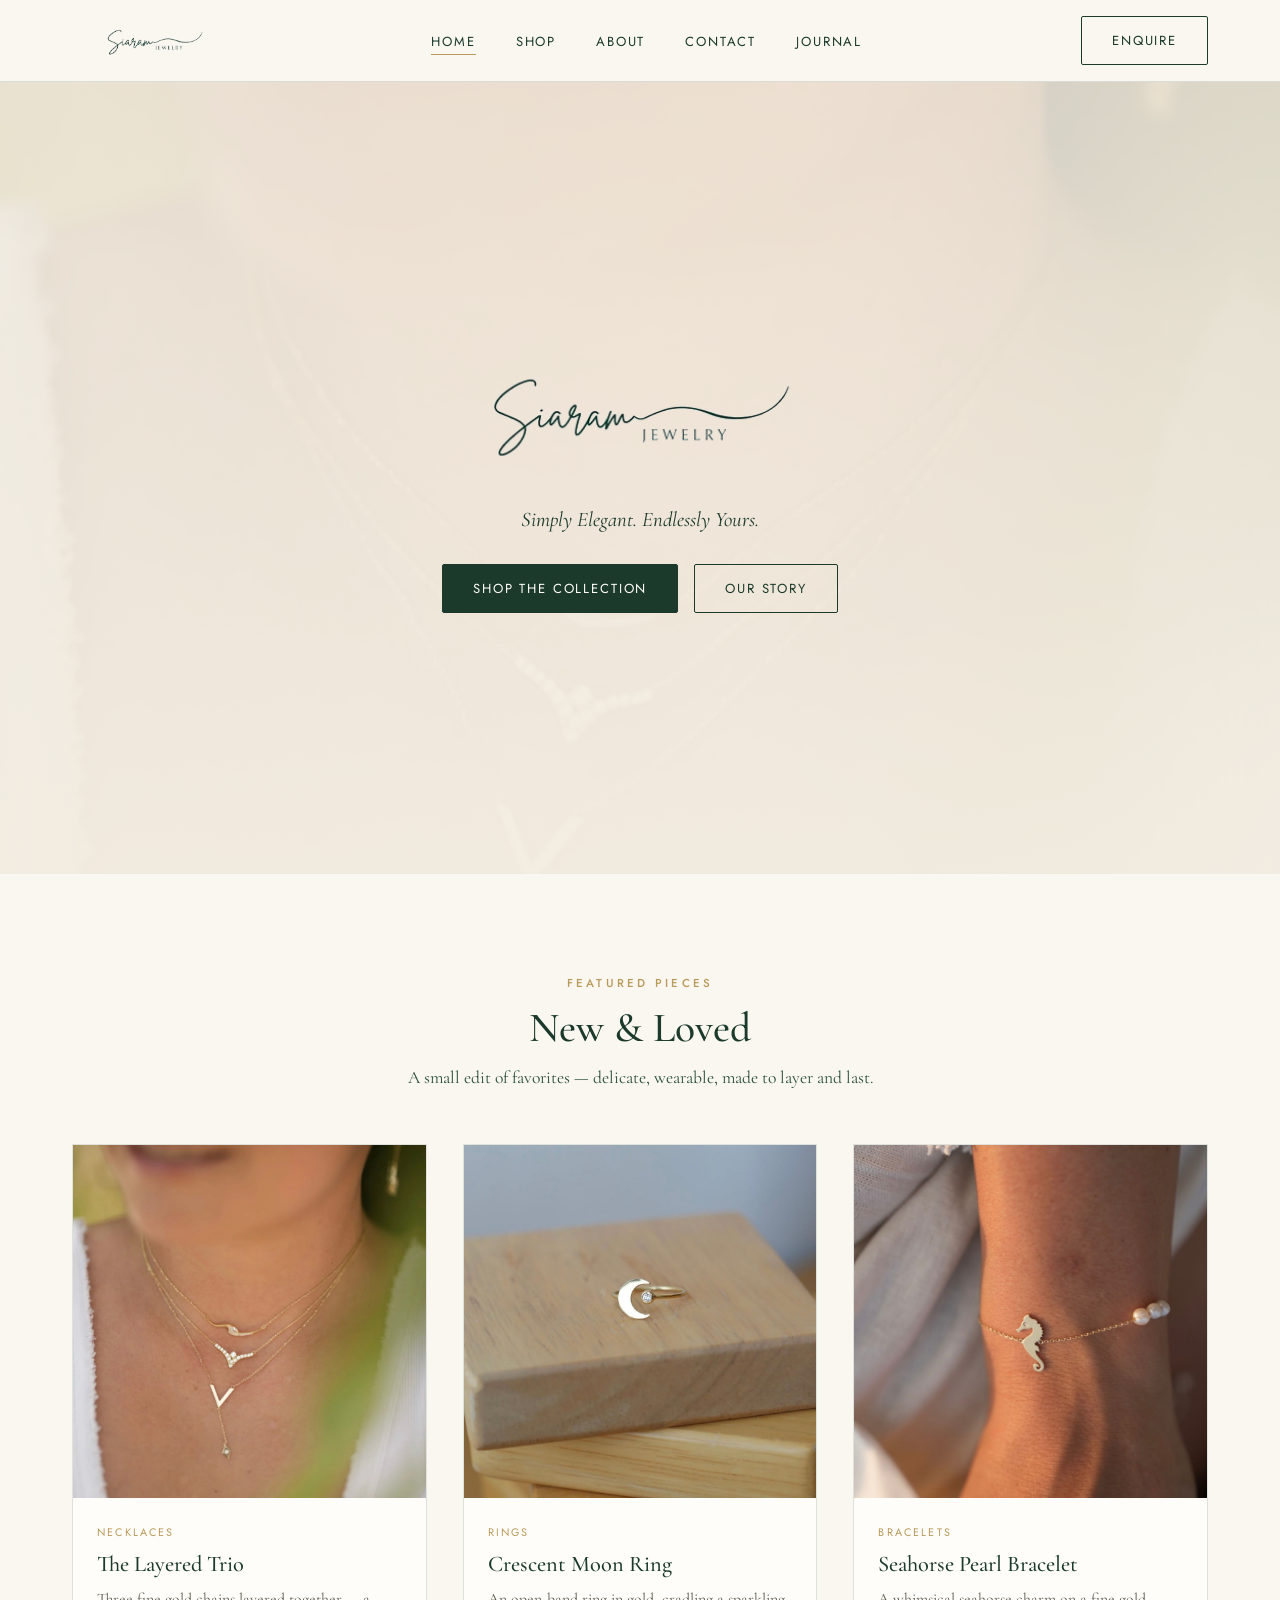
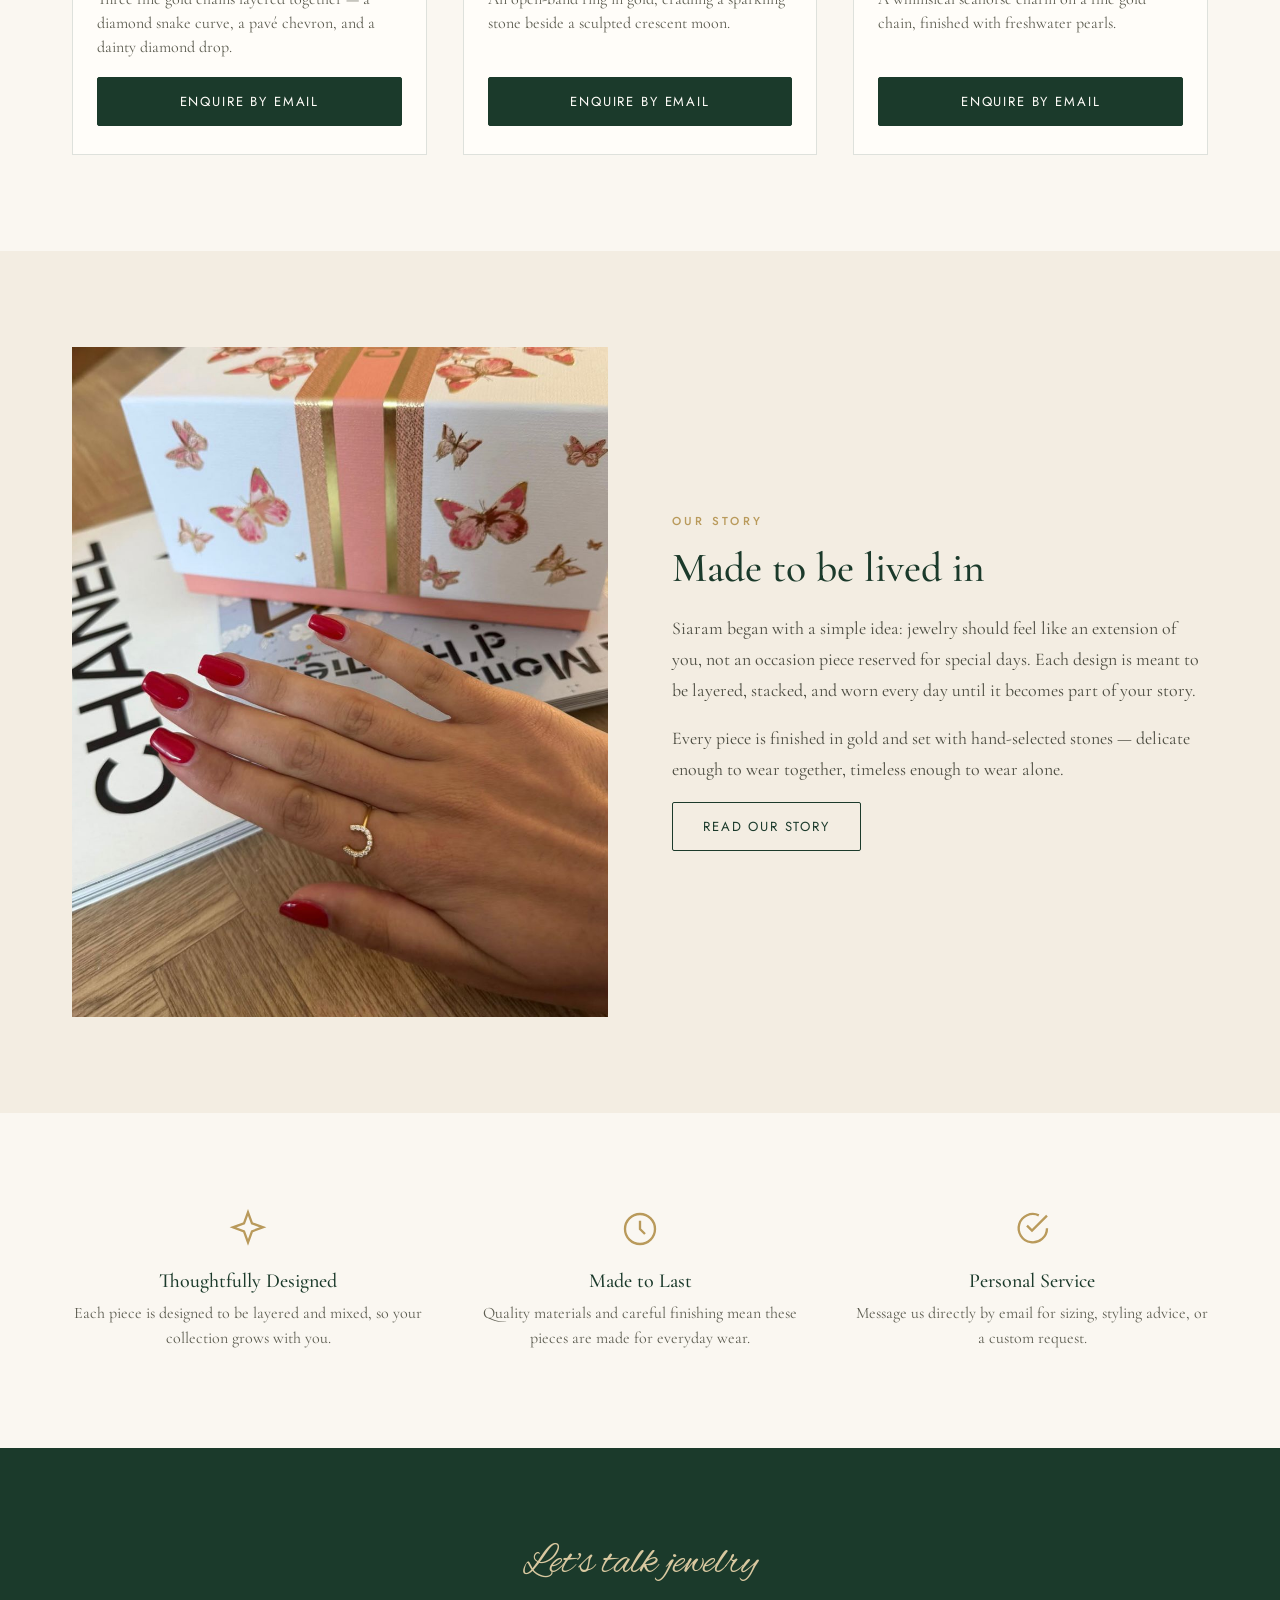
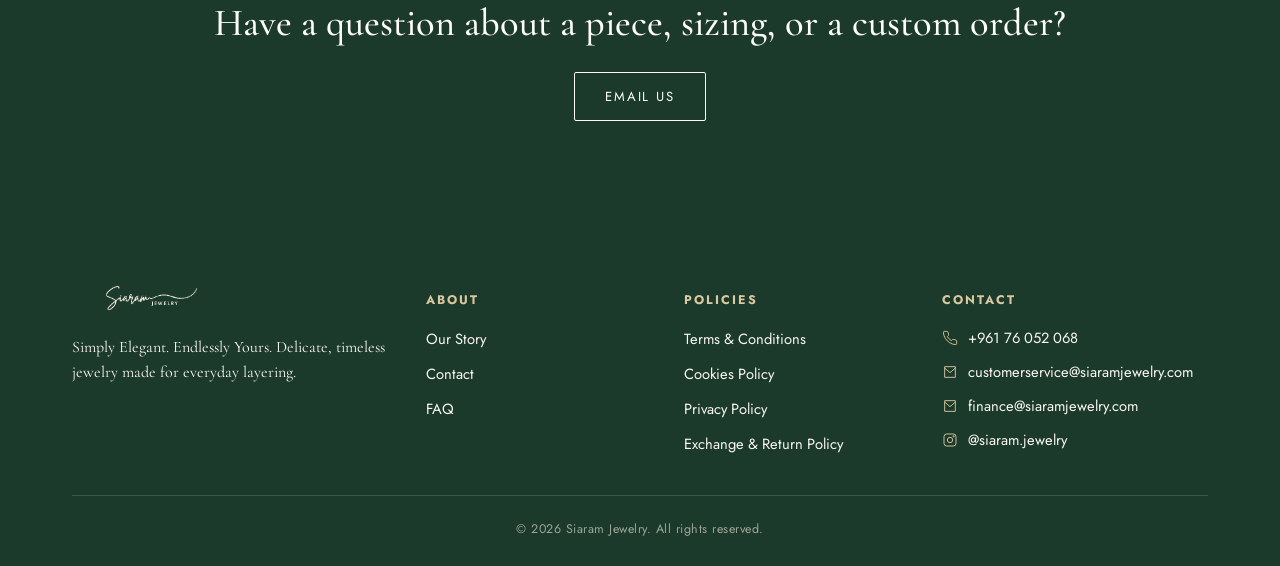
<file: index.html>
<!DOCTYPE html>
<html lang="en">
<head>
<meta charset="UTF-8" />
<meta name="viewport" content="width=device-width, initial-scale=1.0" />
<title>Siaram Jewelry — Simply Elegant. Endlessly Yours.</title>
<meta name="description" content="Siaram Jewelry — delicate, timeless fine jewelry. Necklaces, rings, earrings and bracelets crafted to be simply elegant, endlessly yours." />
<link rel="icon" href="images/logo.jpeg" />
<link rel="stylesheet" href="css/style.css" />
</head>
<body>

<header class="site-header">
  <nav class="nav">
    <a href="index.html" class="nav-logo"><img src="images/logo-transparent.png" alt="Siaram Jewelry" /></a>
    <ul class="nav-links">
      <li><a href="index.html">Home</a></li>
      <li><a href="shop.html">Shop</a></li>
      <li><a href="about.html">About</a></li>
      <li><a href="contact.html">Contact</a></li>
      <li><a href="journal.html">Journal</a></li>
    </ul>
    <div class="nav-cta">
      <a href="mailto:customerservice@siaramjewelry.com?subject=Enquiry" class="btn btn-outline">Enquire</a>
      <button class="nav-toggle" aria-label="Menu">
        <span></span><span></span><span></span>
      </button>
    </div>
  </nav>
  <div class="mobile-menu">
    <a href="index.html">Home</a>
    <a href="shop.html">Shop</a>
    <a href="about.html">About</a>
    <a href="contact.html">Contact</a>
    <a href="journal.html">Journal</a>
  </div>
</header>

<section class="hero">
  <div class="hero-bg" style="background-image:url('images/product-layered-necklace.jpeg');"></div>
  <div class="hero-content">
    <img src="images/logo-transparent.png" alt="Siaram Jewelry" class="hero-logo" />
    <p class="tagline">Simply Elegant. Endlessly Yours.</p>
    <div class="hero-actions">
      <a href="shop.html" class="btn btn-primary">Shop the Collection</a>
      <a href="about.html" class="btn btn-outline">Our Story</a>
    </div>
  </div>
</section>

<section>
  <div class="container">
    <div class="section-head reveal">
      <span class="eyebrow">Featured Pieces</span>
      <h2>New &amp; Loved</h2>
      <p>A small edit of favorites — delicate, wearable, made to layer and last.</p>
    </div>

    <div class="product-grid">

      <article class="product-card" data-category="necklaces">
        <div class="product-media"><img src="images/product-layered-necklace.jpeg" alt="Layered gold necklace set" loading="lazy" /></div>
        <div class="product-body">
          <span class="product-cat">Necklaces</span>
          <h3>The Layered Trio</h3>
          <p>Three fine gold chains layered together — a diamond snake curve, a pav&eacute; chevron, and a dainty diamond drop.</p>
          <a class="btn btn-contact" href="mailto:customerservice@siaramjewelry.com?subject=Enquiry%3A%20The%20Layered%20Trio">
            Enquire by Email
          </a>
        </div>
      </article>

      <article class="product-card" data-category="rings">
        <div class="product-media"><img src="images/product-moon-ring.jpeg" alt="Gold crescent moon ring" loading="lazy" /></div>
        <div class="product-body">
          <span class="product-cat">Rings</span>
          <h3>Crescent Moon Ring</h3>
          <p>An open-band ring in gold, cradling a sparkling stone beside a sculpted crescent moon.</p>
          <a class="btn btn-contact" href="mailto:customerservice@siaramjewelry.com?subject=Enquiry%3A%20Crescent%20Moon%20Ring">
            Enquire by Email
          </a>
        </div>
      </article>

      <article class="product-card" data-category="bracelets">
        <div class="product-media"><img src="images/product-seahorse-bracelet.jpeg" alt="Gold seahorse pearl bracelet" loading="lazy" /></div>
        <div class="product-body">
          <span class="product-cat">Bracelets</span>
          <h3>Seahorse Pearl Bracelet</h3>
          <p>A whimsical seahorse charm on a fine gold chain, finished with freshwater pearls.</p>
          <a class="btn btn-contact" href="mailto:customerservice@siaramjewelry.com?subject=Enquiry%3A%20Seahorse%20Pearl%20Bracelet">
            Enquire by Email
          </a>
        </div>
      </article>

    </div>
  </div>
</section>

<section class="alt-bg">
  <div class="container split">
    <div class="split-media reveal">
      <img src="images/product-initial-ring.jpeg" alt="Siaram jewelry lifestyle" loading="lazy" />
    </div>
    <div class="split-text reveal">
      <span class="eyebrow">Our Story</span>
      <h2>Made to be lived in</h2>
      <p>Siaram began with a simple idea: jewelry should feel like an extension of you, not an occasion piece reserved for special days. Each design is meant to be layered, stacked, and worn every day until it becomes part of your story.</p>
      <p>Every piece is finished in gold and set with hand-selected stones — delicate enough to wear together, timeless enough to wear alone.</p>
      <a href="about.html" class="btn btn-outline">Read Our Story</a>
    </div>
  </div>
</section>

<section>
  <div class="container">
    <div class="features">
      <div class="feature reveal">
        <svg class="feature-icon" viewBox="0 0 24 24" fill="none" stroke="currentColor" stroke-width="1.4"><path d="M12 2l2.4 6.6L21 11l-6.6 2.4L12 20l-2.4-6.6L3 11l6.6-2.4L12 2z"/></svg>
        <h3>Thoughtfully Designed</h3>
        <p>Each piece is designed to be layered and mixed, so your collection grows with you.</p>
      </div>
      <div class="feature reveal">
        <svg class="feature-icon" viewBox="0 0 24 24" fill="none" stroke="currentColor" stroke-width="1.4"><circle cx="12" cy="12" r="9"/><path d="M12 7v5l3 3"/></svg>
        <h3>Made to Last</h3>
        <p>Quality materials and careful finishing mean these pieces are made for everyday wear.</p>
      </div>
      <div class="feature reveal">
        <svg class="feature-icon" viewBox="0 0 24 24" fill="none" stroke="currentColor" stroke-width="1.4"><path d="M21 11.5a8.5 8.5 0 1 1-4.9-7.7"/><path d="M21 4l-9 9-3-3"/></svg>
        <h3>Personal Service</h3>
        <p>Message us directly by email for sizing, styling advice, or a custom request.</p>
      </div>
    </div>
  </div>
</section>

<section class="cta-banner">
  <div class="container">
    <span class="script">Let's talk jewelry</span>
    <h2>Have a question about a piece, sizing, or a custom order?</h2>
    <a href="mailto:customerservice@siaramjewelry.com?subject=Question" class="btn btn-outline">Email Us</a>
  </div>
</section>

<footer class="site-footer">
  <div class="container">
    <div class="footer-grid">
      <div class="footer-brand">
        <a href="index.html" class="footer-logo"><img src="images/logo-light.png" alt="Siaram Jewelry" /></a>
        <p>Simply Elegant. Endlessly Yours. Delicate, timeless jewelry made for everyday layering.</p>
      </div>
      <div class="footer-col">
        <h4>About</h4>
        <ul>
          <li><a href="about.html">Our Story</a></li>
          <li><a href="contact.html">Contact</a></li>
          <li><a href="faq.html">FAQ</a></li>
        </ul>
      </div>
      <div class="footer-col">
        <h4>Policies</h4>
        <ul>
          <li><a href="terms.html">Terms &amp; Conditions</a></li>
          <li><a href="privacy.html#information-we-collect">Cookies Policy</a></li>
          <li><a href="privacy.html">Privacy Policy</a></li>
          <li><a href="terms.html#returns">Exchange &amp; Return Policy</a></li>
        </ul>
      </div>
      <div class="footer-col">
        <h4>Contact</h4>
        <ul class="footer-contact-list">
          <li><svg class="icon" viewBox="0 0 24 24" fill="none" stroke="currentColor" stroke-width="1.4"><path d="M22 16.92v3a2 2 0 0 1-2.18 2 19.79 19.79 0 0 1-8.63-3.07 19.5 19.5 0 0 1-6-6 19.79 19.79 0 0 1-3.07-8.67A2 2 0 0 1 4.11 2h3a2 2 0 0 1 2 1.72c.127.96.362 1.903.7 2.81a2 2 0 0 1-.45 2.11L8.09 9.91a16 16 0 0 0 6 6l1.27-1.27a2 2 0 0 1 2.11-.45c.907.338 1.85.573 2.81.7A2 2 0 0 1 22 16.92z"/></svg><a href="https://wa.me/96176052068" target="_blank" rel="noopener">+961 76 052 068</a></li>
          <li><svg class="icon" viewBox="0 0 24 24" fill="none" stroke="currentColor" stroke-width="1.4"><path d="M4 4h16v16H4z"/><path d="m4 6 8 7 8-7"/></svg><a href="mailto:customerservice@siaramjewelry.com">customerservice@siaramjewelry.com</a></li>
          <li><svg class="icon" viewBox="0 0 24 24" fill="none" stroke="currentColor" stroke-width="1.4"><path d="M4 4h16v16H4z"/><path d="m4 6 8 7 8-7"/></svg><a href="mailto:finance@siaramjewelry.com">finance@siaramjewelry.com</a></li>
          <li><svg class="icon" viewBox="0 0 24 24" fill="none" stroke="currentColor" stroke-width="1.4"><rect x="3" y="3" width="18" height="18" rx="4"/><circle cx="12" cy="12" r="4"/><circle cx="17.5" cy="6.5" r="1"/></svg><a href="https://www.instagram.com/siaram.jewelry/" target="_blank" rel="noopener">@siaram.jewelry</a></li>
        </ul>
      </div>
    </div>
    <div class="footer-bottom">
      &copy; <span id="year"></span> Siaram Jewelry. All rights reserved.
    </div>
  </div>
</footer>

<script>document.getElementById('year').textContent = new Date().getFullYear();</script>
<script src="js/script.js"></script>
</body>
</html>
</file>
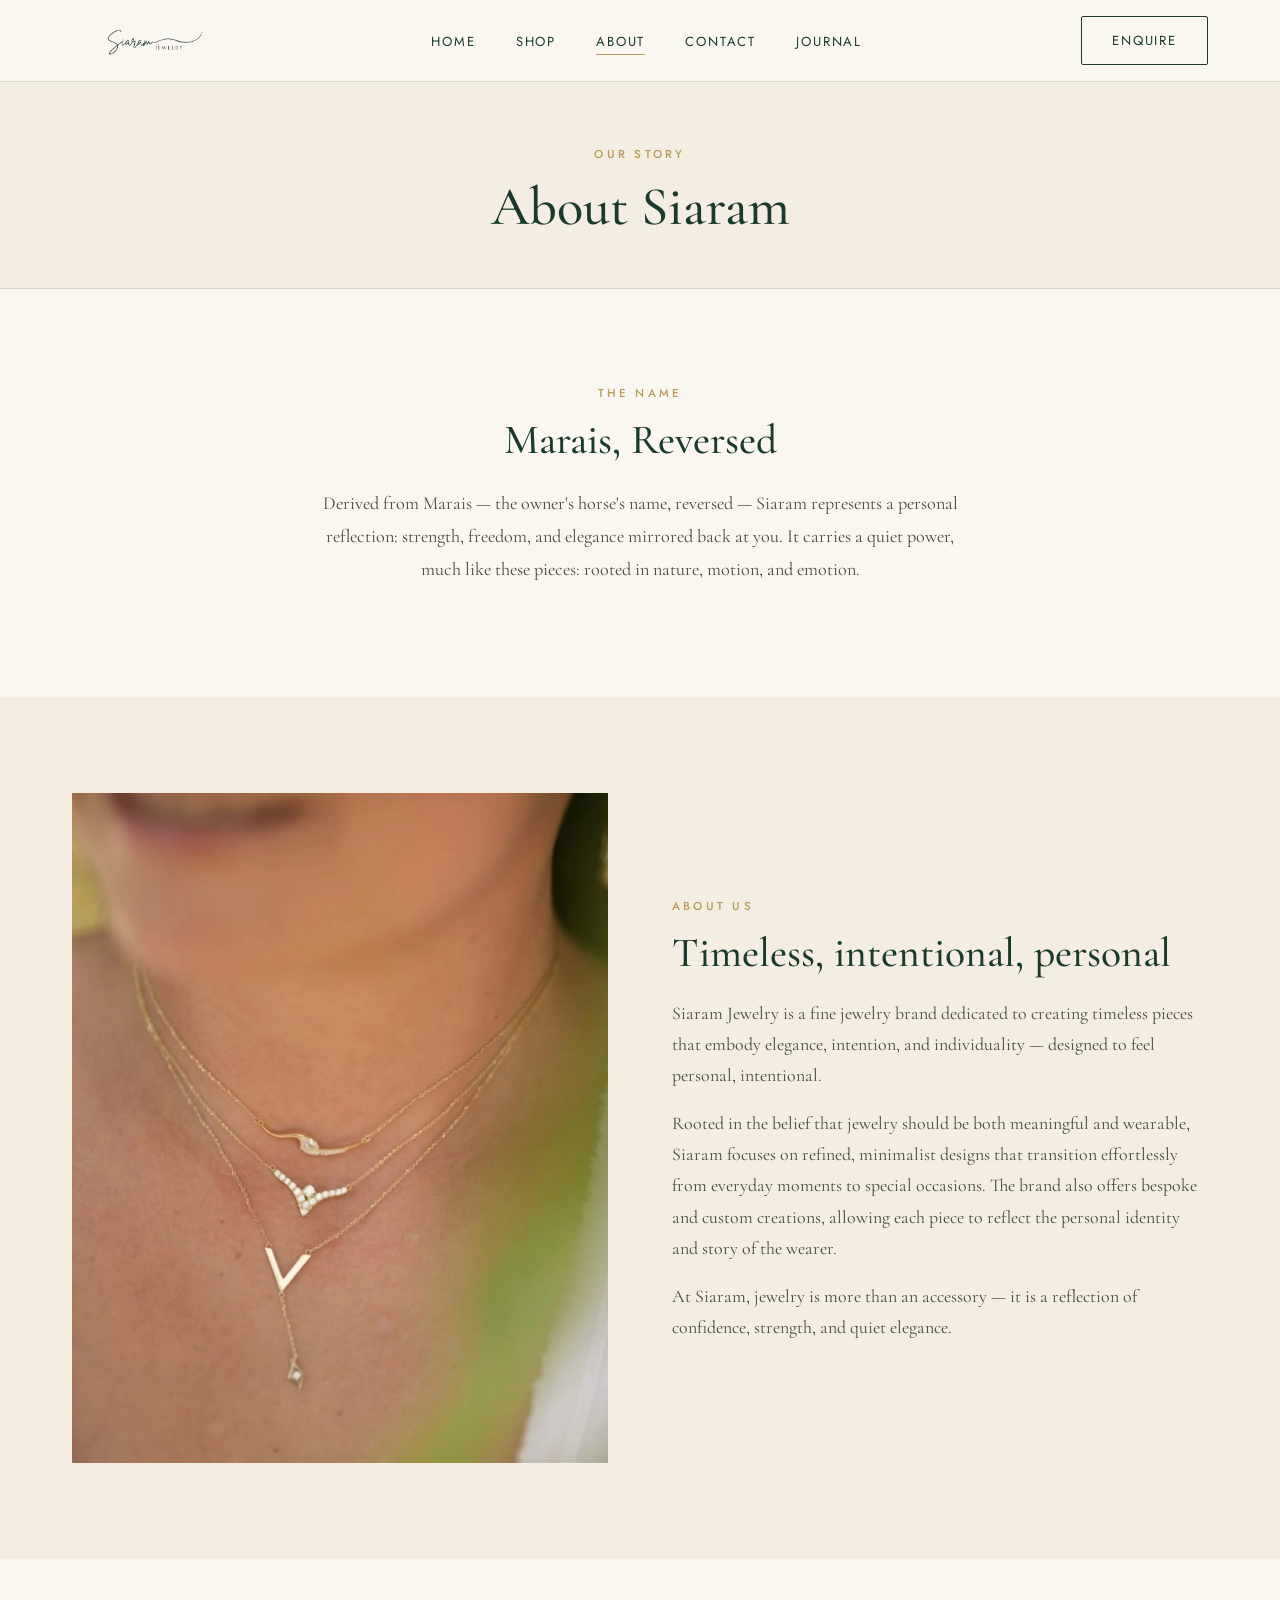
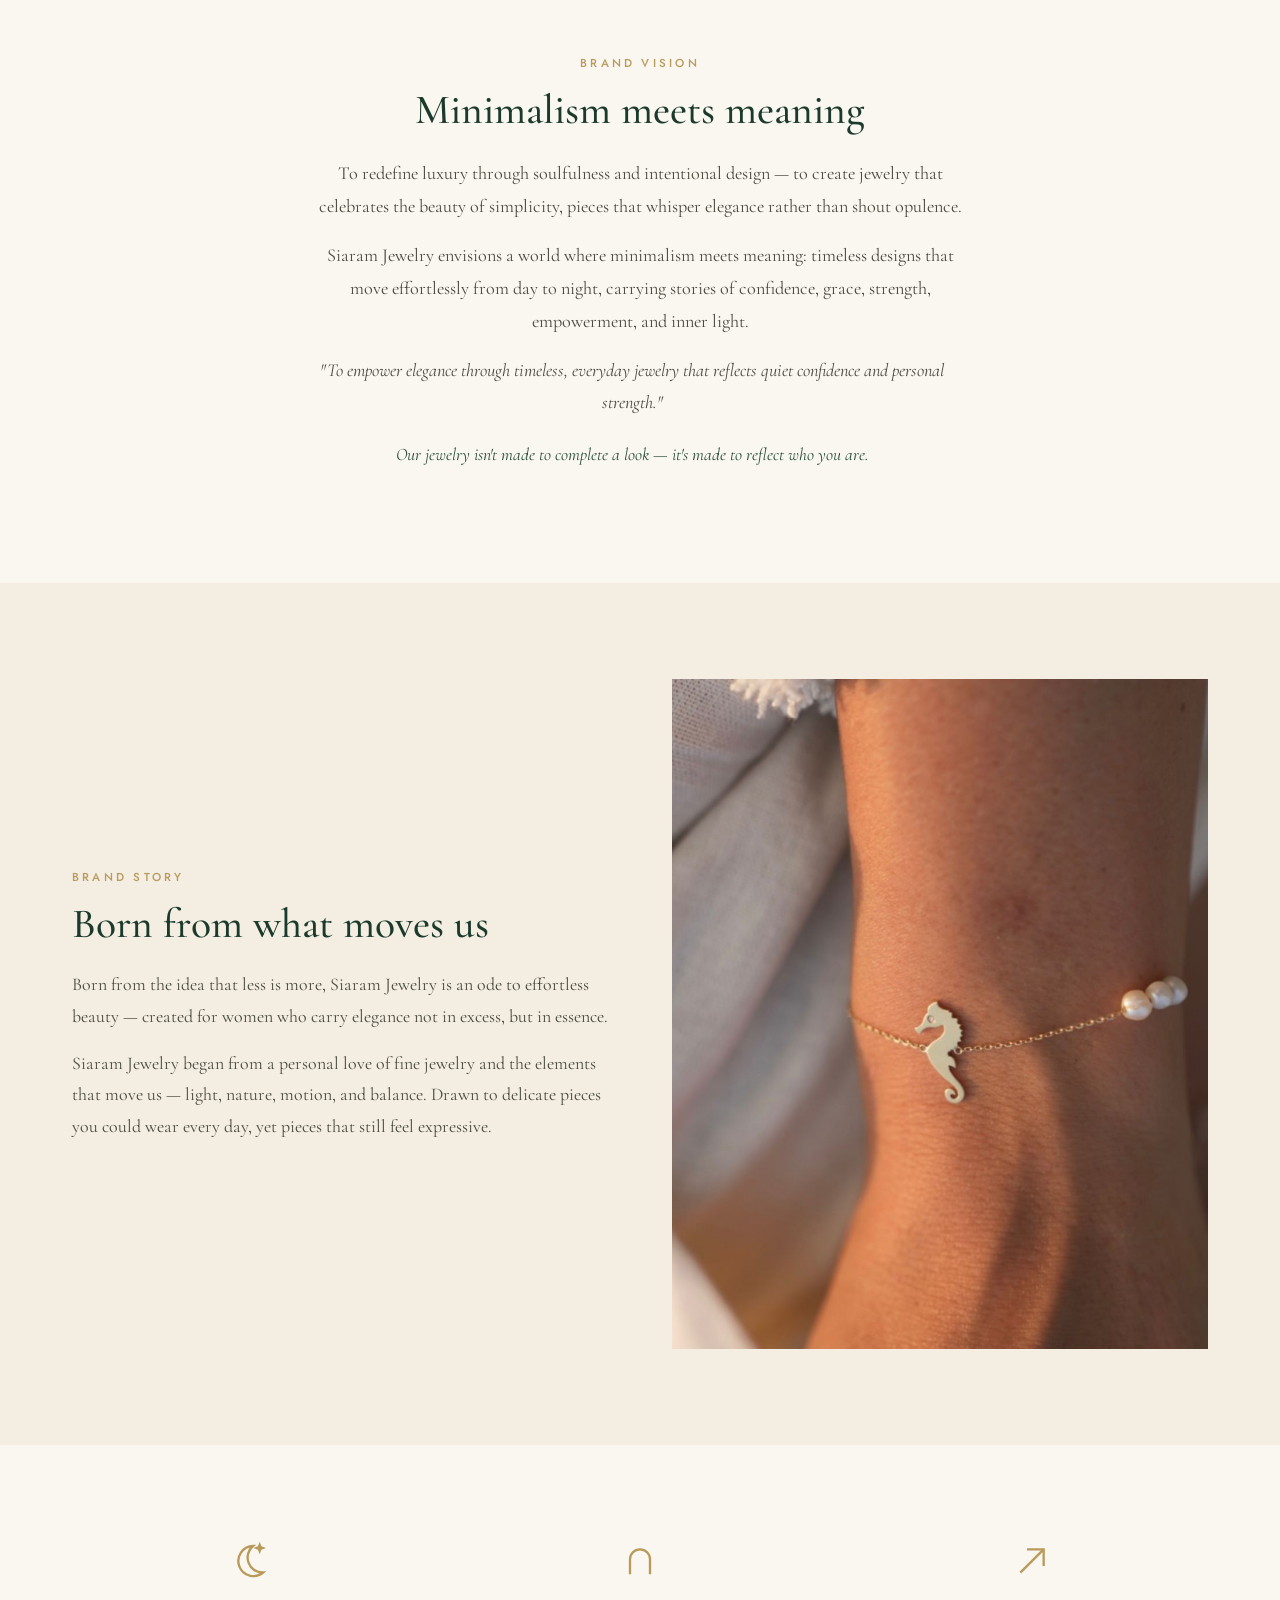
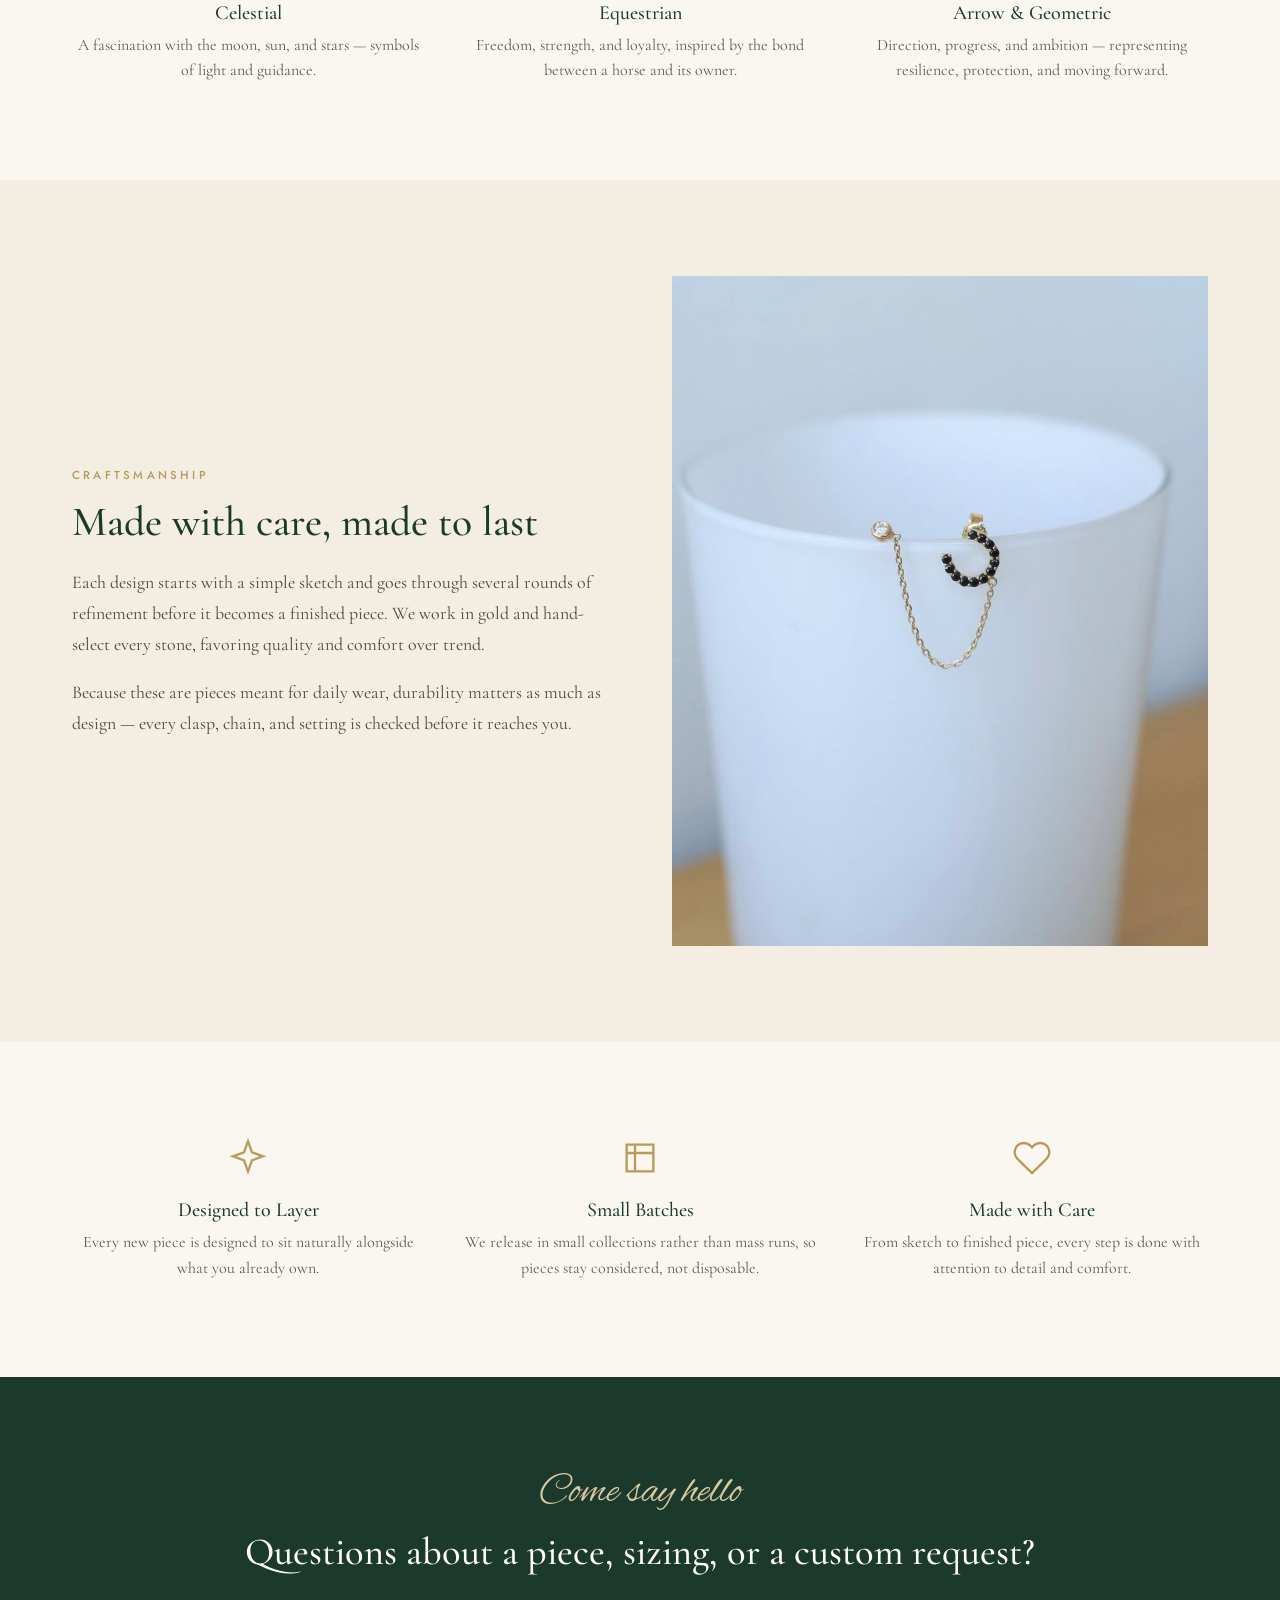
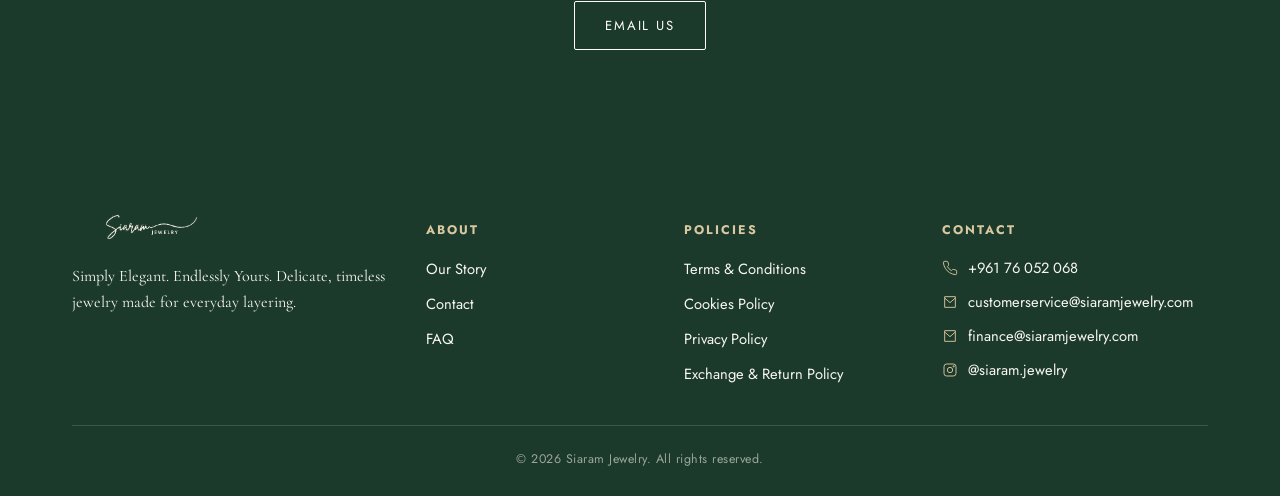
<file: about.html>
<!DOCTYPE html>
<html lang="en">
<head>
<meta charset="UTF-8" />
<meta name="viewport" content="width=device-width, initial-scale=1.0" />
<title>About — Siaram Jewelry</title>
<meta name="description" content="The story behind Siaram Jewelry — simply elegant, endlessly yours." />
<link rel="icon" href="images/logo.jpeg" />
<link rel="stylesheet" href="css/style.css" />
</head>
<body>

<header class="site-header">
  <nav class="nav">
    <a href="index.html" class="nav-logo"><img src="images/logo-transparent.png" alt="Siaram Jewelry" /></a>
    <ul class="nav-links">
      <li><a href="index.html">Home</a></li>
      <li><a href="shop.html">Shop</a></li>
      <li><a href="about.html">About</a></li>
      <li><a href="contact.html">Contact</a></li>
      <li><a href="journal.html">Journal</a></li>
    </ul>
    <div class="nav-cta">
      <a href="mailto:customerservice@siaramjewelry.com?subject=Enquiry" class="btn btn-outline">Enquire</a>
      <button class="nav-toggle" aria-label="Menu">
        <span></span><span></span><span></span>
      </button>
    </div>
  </nav>
  <div class="mobile-menu">
    <a href="index.html">Home</a>
    <a href="shop.html">Shop</a>
    <a href="about.html">About</a>
    <a href="contact.html">Contact</a>
    <a href="journal.html">Journal</a>
  </div>
</header>

<section class="page-hero">
  <div class="container">
    <span class="eyebrow">Our Story</span>
    <h1>About Siaram</h1>
  </div>
</section>

<section>
  <div class="container story-block reveal">
    <span class="eyebrow">The Name</span>
    <h2>Marais, Reversed</h2>
    <p>Derived from Marais — the owner's horse's name, reversed — Siaram represents a personal reflection: strength, freedom, and elegance mirrored back at you. It carries a quiet power, much like these pieces: rooted in nature, motion, and emotion.</p>
  </div>
</section>

<section class="alt-bg">
  <div class="container split">
    <div class="split-media reveal">
      <img src="images/product-layered-necklace.jpeg" alt="Siaram jewelry worn" loading="lazy" />
    </div>
    <div class="split-text reveal">
      <span class="eyebrow">About Us</span>
      <h2>Timeless, intentional, personal</h2>
      <p>Siaram Jewelry is a fine jewelry brand dedicated to creating timeless pieces that embody elegance, intention, and individuality — designed to feel personal, intentional.</p>
      <p>Rooted in the belief that jewelry should be both meaningful and wearable, Siaram focuses on refined, minimalist designs that transition effortlessly from everyday moments to special occasions. The brand also offers bespoke and custom creations, allowing each piece to reflect the personal identity and story of the wearer.</p>
      <p>At Siaram, jewelry is more than an accessory — it is a reflection of confidence, strength, and quiet elegance.</p>
    </div>
  </div>
</section>

<section>
  <div class="container story-block reveal">
    <span class="eyebrow">Brand Vision</span>
    <h2>Minimalism meets meaning</h2>
    <p>To redefine luxury through soulfulness and intentional design — to create jewelry that celebrates the beauty of simplicity, pieces that whisper elegance rather than shout opulence.</p>
    <p>Siaram Jewelry envisions a world where minimalism meets meaning: timeless designs that move effortlessly from day to night, carrying stories of confidence, grace, strength, empowerment, and inner light.</p>
    <p class="pull-quote">"To empower elegance through timeless, everyday jewelry that reflects quiet confidence and personal strength."</p>
    <p class="pull-quote" style="font-size:1.1rem; margin-top:20px; color:var(--green-mid);">Our jewelry isn't made to complete a look — it's made to reflect who you are.</p>
  </div>
</section>

<section class="alt-bg">
  <div class="container split">
    <div class="split-text reveal">
      <span class="eyebrow">Brand Story</span>
      <h2>Born from what moves us</h2>
      <p>Born from the idea that less is more, Siaram Jewelry is an ode to effortless beauty — created for women who carry elegance not in excess, but in essence.</p>
      <p>Siaram Jewelry began from a personal love of fine jewelry and the elements that move us — light, nature, motion, and balance. Drawn to delicate pieces you could wear every day, yet pieces that still feel expressive.</p>
    </div>
    <div class="split-media reveal">
      <img src="images/product-seahorse-bracelet.jpeg" alt="Siaram jewelry inspired by nature and motion" loading="lazy" />
    </div>
  </div>
</section>

<section>
  <div class="container">
    <div class="features">
      <div class="feature reveal">
        <svg class="feature-icon" viewBox="0 0 24 24" fill="none" stroke="currentColor" stroke-width="1.4"><path d="M15 3a9 9 0 1 0 6 15.9A9 9 0 0 1 15 3z"/><path d="M19 2.4l.5 1.3 1.3.5-1.3.5-.5 1.3-.5-1.3-1.3-.5 1.3-.5.5-1.3z"/></svg>
        <h3>Celestial</h3>
        <p>A fascination with the moon, sun, and stars — symbols of light and guidance.</p>
      </div>
      <div class="feature reveal">
        <svg class="feature-icon" viewBox="0 0 24 24" fill="none" stroke="currentColor" stroke-width="1.4"><path d="M6 20V11a6 6 0 0 1 12 0v9"/></svg>
        <h3>Equestrian</h3>
        <p>Freedom, strength, and loyalty, inspired by the bond between a horse and its owner.</p>
      </div>
      <div class="feature reveal">
        <svg class="feature-icon" viewBox="0 0 24 24" fill="none" stroke="currentColor" stroke-width="1.4"><path d="M5 19L19 5"/><path d="M9 5h10v10"/></svg>
        <h3>Arrow &amp; Geometric</h3>
        <p>Direction, progress, and ambition — representing resilience, protection, and moving forward.</p>
      </div>
    </div>
  </div>
</section>

<section class="alt-bg">
  <div class="container split">
    <div class="split-text reveal">
      <span class="eyebrow">Craftsmanship</span>
      <h2>Made with care, made to last</h2>
      <p>Each design starts with a simple sketch and goes through several rounds of refinement before it becomes a finished piece. We work in gold and hand-select every stone, favoring quality and comfort over trend.</p>
      <p>Because these are pieces meant for daily wear, durability matters as much as design — every clasp, chain, and setting is checked before it reaches you.</p>
    </div>
    <div class="split-media reveal">
      <img src="images/product-chain-earrings.jpeg" alt="Siaram craftsmanship detail" loading="lazy" />
    </div>
  </div>
</section>

<section>
  <div class="container">
    <div class="features">
      <div class="feature reveal">
        <svg class="feature-icon" viewBox="0 0 24 24" fill="none" stroke="currentColor" stroke-width="1.4"><path d="M12 2l2.4 6.6L21 11l-6.6 2.4L12 20l-2.4-6.6L3 11l6.6-2.4L12 2z"/></svg>
        <h3>Designed to Layer</h3>
        <p>Every new piece is designed to sit naturally alongside what you already own.</p>
      </div>
      <div class="feature reveal">
        <svg class="feature-icon" viewBox="0 0 24 24" fill="none" stroke="currentColor" stroke-width="1.4"><path d="M4 4h16v16H4z"/><path d="M4 9h16M9 4v16"/></svg>
        <h3>Small Batches</h3>
        <p>We release in small collections rather than mass runs, so pieces stay considered, not disposable.</p>
      </div>
      <div class="feature reveal">
        <svg class="feature-icon" viewBox="0 0 24 24" fill="none" stroke="currentColor" stroke-width="1.4"><path d="M20.8 4.6a5.5 5.5 0 0 0-7.8 0L12 5.6l-1-1a5.5 5.5 0 1 0-7.8 7.8l1 1L12 21l7.8-7.6 1-1a5.5 5.5 0 0 0 0-7.8z"/></svg>
        <h3>Made with Care</h3>
        <p>From sketch to finished piece, every step is done with attention to detail and comfort.</p>
      </div>
    </div>
  </div>
</section>

<section class="cta-banner">
  <div class="container">
    <span class="script">Come say hello</span>
    <h2>Questions about a piece, sizing, or a custom request?</h2>
    <a href="mailto:customerservice@siaramjewelry.com?subject=Question" class="btn btn-outline">Email Us</a>
  </div>
</section>

<footer class="site-footer">
  <div class="container">
    <div class="footer-grid">
      <div class="footer-brand">
        <a href="index.html" class="footer-logo"><img src="images/logo-light.png" alt="Siaram Jewelry" /></a>
        <p>Simply Elegant. Endlessly Yours. Delicate, timeless jewelry made for everyday layering.</p>
      </div>
      <div class="footer-col">
        <h4>About</h4>
        <ul>
          <li><a href="about.html">Our Story</a></li>
          <li><a href="contact.html">Contact</a></li>
          <li><a href="faq.html">FAQ</a></li>
        </ul>
      </div>
      <div class="footer-col">
        <h4>Policies</h4>
        <ul>
          <li><a href="terms.html">Terms &amp; Conditions</a></li>
          <li><a href="privacy.html#information-we-collect">Cookies Policy</a></li>
          <li><a href="privacy.html">Privacy Policy</a></li>
          <li><a href="terms.html#returns">Exchange &amp; Return Policy</a></li>
        </ul>
      </div>
      <div class="footer-col">
        <h4>Contact</h4>
        <ul class="footer-contact-list">
          <li><svg class="icon" viewBox="0 0 24 24" fill="none" stroke="currentColor" stroke-width="1.4"><path d="M22 16.92v3a2 2 0 0 1-2.18 2 19.79 19.79 0 0 1-8.63-3.07 19.5 19.5 0 0 1-6-6 19.79 19.79 0 0 1-3.07-8.67A2 2 0 0 1 4.11 2h3a2 2 0 0 1 2 1.72c.127.96.362 1.903.7 2.81a2 2 0 0 1-.45 2.11L8.09 9.91a16 16 0 0 0 6 6l1.27-1.27a2 2 0 0 1 2.11-.45c.907.338 1.85.573 2.81.7A2 2 0 0 1 22 16.92z"/></svg><a href="https://wa.me/96176052068" target="_blank" rel="noopener">+961 76 052 068</a></li>
          <li><svg class="icon" viewBox="0 0 24 24" fill="none" stroke="currentColor" stroke-width="1.4"><path d="M4 4h16v16H4z"/><path d="m4 6 8 7 8-7"/></svg><a href="mailto:customerservice@siaramjewelry.com">customerservice@siaramjewelry.com</a></li>
          <li><svg class="icon" viewBox="0 0 24 24" fill="none" stroke="currentColor" stroke-width="1.4"><path d="M4 4h16v16H4z"/><path d="m4 6 8 7 8-7"/></svg><a href="mailto:finance@siaramjewelry.com">finance@siaramjewelry.com</a></li>
          <li><svg class="icon" viewBox="0 0 24 24" fill="none" stroke="currentColor" stroke-width="1.4"><rect x="3" y="3" width="18" height="18" rx="4"/><circle cx="12" cy="12" r="4"/><circle cx="17.5" cy="6.5" r="1"/></svg><a href="https://www.instagram.com/siaram.jewelry/" target="_blank" rel="noopener">@siaram.jewelry</a></li>
        </ul>
      </div>
    </div>
    <div class="footer-bottom">
      &copy; <span id="year"></span> Siaram Jewelry. All rights reserved.
    </div>
  </div>
</footer>

<script>document.getElementById('year').textContent = new Date().getFullYear();</script>
<script src="js/script.js"></script>
</body>
</html>
</file>
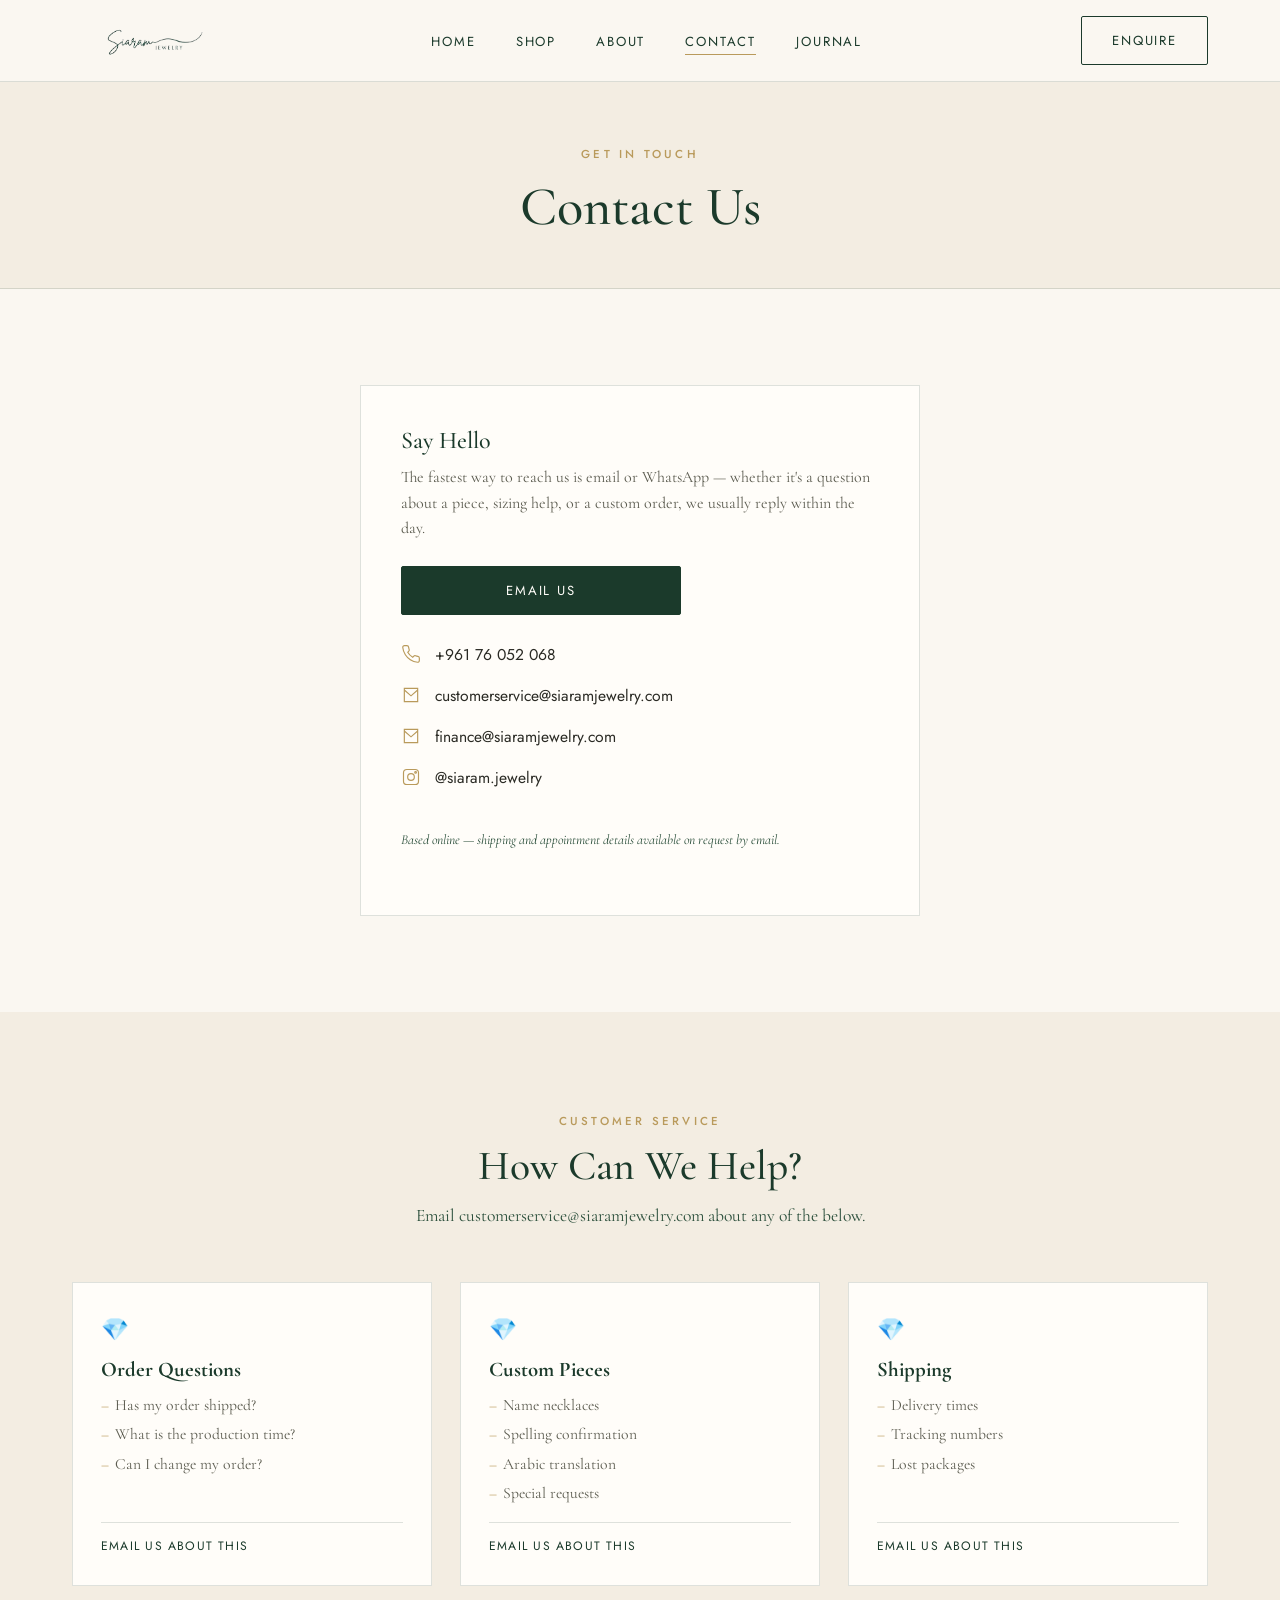
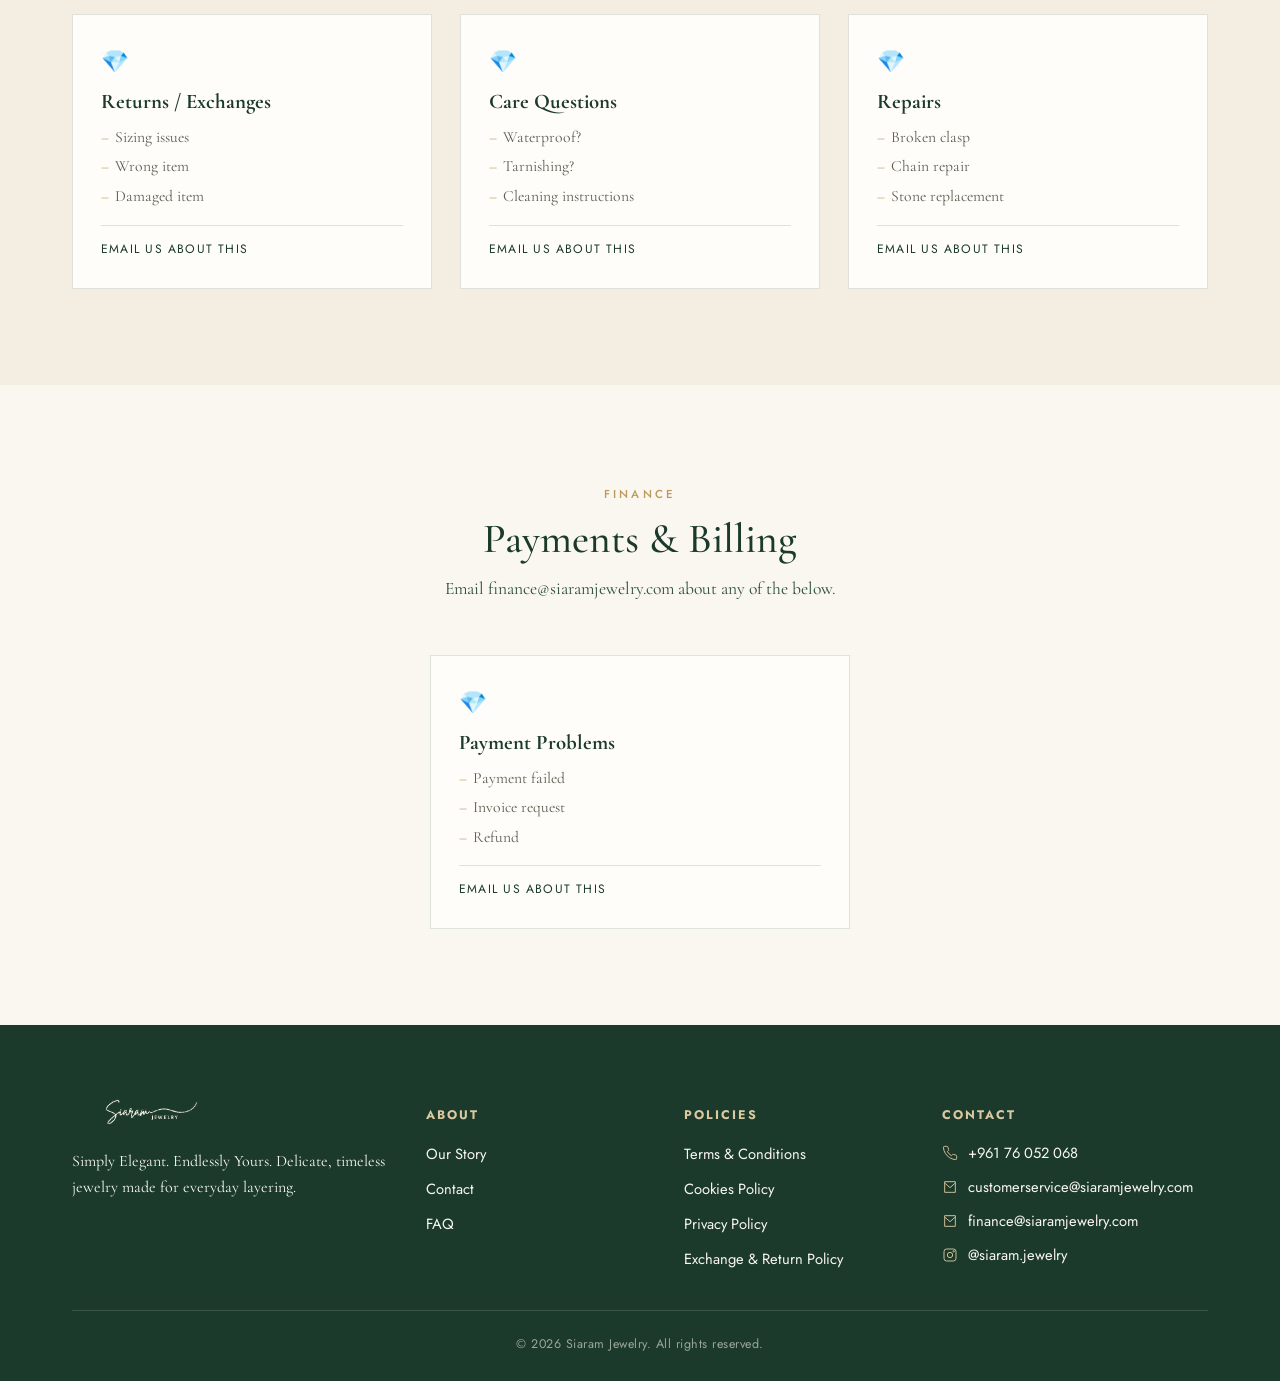
<file: contact.html>
<!DOCTYPE html>
<html lang="en">
<head>
<meta charset="UTF-8" />
<meta name="viewport" content="width=device-width, initial-scale=1.0" />
<title>Contact — Siaram Jewelry</title>
<meta name="description" content="Get in touch with Siaram Jewelry by email." />
<link rel="icon" href="images/logo.jpeg" />
<link rel="stylesheet" href="css/style.css" />
</head>
<body>

<header class="site-header">
  <nav class="nav">
    <a href="index.html" class="nav-logo"><img src="images/logo-transparent.png" alt="Siaram Jewelry" /></a>
    <ul class="nav-links">
      <li><a href="index.html">Home</a></li>
      <li><a href="shop.html">Shop</a></li>
      <li><a href="about.html">About</a></li>
      <li><a href="contact.html">Contact</a></li>
      <li><a href="journal.html">Journal</a></li>
    </ul>
    <div class="nav-cta">
      <a href="mailto:customerservice@siaramjewelry.com?subject=Enquiry" class="btn btn-outline">Enquire</a>
      <button class="nav-toggle" aria-label="Menu">
        <span></span><span></span><span></span>
      </button>
    </div>
  </nav>
  <div class="mobile-menu">
    <a href="index.html">Home</a>
    <a href="shop.html">Shop</a>
    <a href="about.html">About</a>
    <a href="contact.html">Contact</a>
    <a href="journal.html">Journal</a>
  </div>
</header>

<section class="page-hero">
  <div class="container">
    <span class="eyebrow">Get In Touch</span>
    <h1>Contact Us</h1>
  </div>
</section>

<section>
  <div class="container contact-wrap">

    <div class="contact-card reveal">
      <h3>Say Hello</h3>
      <p>The fastest way to reach us is email or WhatsApp — whether it's a question about a piece, sizing help, or a custom order, we usually reply within the day.</p>

      <a class="btn btn-contact" style="max-width:280px" href="mailto:customerservice@siaramjewelry.com?subject=Question">
        Email Us
      </a>

      <div class="contact-list">
        <div class="contact-item">
          <svg class="icon" viewBox="0 0 24 24" fill="none" stroke="currentColor" stroke-width="1.4"><path d="M22 16.92v3a2 2 0 0 1-2.18 2 19.79 19.79 0 0 1-8.63-3.07 19.5 19.5 0 0 1-6-6 19.79 19.79 0 0 1-3.07-8.67A2 2 0 0 1 4.11 2h3a2 2 0 0 1 2 1.72c.127.96.362 1.903.7 2.81a2 2 0 0 1-.45 2.11L8.09 9.91a16 16 0 0 0 6 6l1.27-1.27a2 2 0 0 1 2.11-.45c.907.338 1.85.573 2.81.7A2 2 0 0 1 22 16.92z"/></svg>
          <a href="https://wa.me/96176052068" target="_blank" rel="noopener">+961 76 052 068</a>
        </div>
        <div class="contact-item">
          <svg class="icon" viewBox="0 0 24 24" fill="none" stroke="currentColor" stroke-width="1.4"><path d="M4 4h16v16H4z"/><path d="m4 6 8 7 8-7"/></svg>
          <a href="mailto:customerservice@siaramjewelry.com">customerservice@siaramjewelry.com</a>
        </div>
        <div class="contact-item">
          <svg class="icon" viewBox="0 0 24 24" fill="none" stroke="currentColor" stroke-width="1.4"><path d="M4 4h16v16H4z"/><path d="m4 6 8 7 8-7"/></svg>
          <a href="mailto:finance@siaramjewelry.com">finance@siaramjewelry.com</a>
        </div>
        <div class="contact-item">
          <svg class="icon" viewBox="0 0 24 24" fill="none" stroke="currentColor" stroke-width="1.4"><rect x="3" y="3" width="18" height="18" rx="4"/><circle cx="12" cy="12" r="4"/><circle cx="17.5" cy="6.5" r="1"/></svg>
          <a href="https://www.instagram.com/siaram.jewelry/" target="_blank" rel="noopener">@siaram.jewelry</a>
        </div>
      </div>

      <p class="contact-note">Based online &mdash; shipping and appointment details available on request by email.</p>
    </div>

  </div>
</section>

<section class="alt-bg">
  <div class="container">
    <div class="section-head reveal">
      <span class="eyebrow">Customer Service</span>
      <h2>How Can We Help?</h2>
      <p>Email <a href="mailto:customerservice@siaramjewelry.com">customerservice@siaramjewelry.com</a> about any of the below.</p>
    </div>

    <div class="help-grid">

      <div class="help-card reveal">
        <span class="help-icon">&#128142;</span>
        <h4>Order Questions</h4>
        <ul>
          <li>Has my order shipped?</li>
          <li>What is the production time?</li>
          <li>Can I change my order?</li>
        </ul>
        <a class="help-link" href="mailto:customerservice@siaramjewelry.com?subject=Order%20Question">Email Us About This</a>
      </div>

      <div class="help-card reveal">
        <span class="help-icon">&#128142;</span>
        <h4>Custom Pieces</h4>
        <ul>
          <li>Name necklaces</li>
          <li>Spelling confirmation</li>
          <li>Arabic translation</li>
          <li>Special requests</li>
        </ul>
        <a class="help-link" href="mailto:customerservice@siaramjewelry.com?subject=Custom%20Piece%20Enquiry">Email Us About This</a>
      </div>

      <div class="help-card reveal">
        <span class="help-icon">&#128142;</span>
        <h4>Shipping</h4>
        <ul>
          <li>Delivery times</li>
          <li>Tracking numbers</li>
          <li>Lost packages</li>
        </ul>
        <a class="help-link" href="mailto:customerservice@siaramjewelry.com?subject=Shipping%20Question">Email Us About This</a>
      </div>

      <div class="help-card reveal">
        <span class="help-icon">&#128142;</span>
        <h4>Returns / Exchanges</h4>
        <ul>
          <li>Sizing issues</li>
          <li>Wrong item</li>
          <li>Damaged item</li>
        </ul>
        <a class="help-link" href="mailto:customerservice@siaramjewelry.com?subject=Return%20%2F%20Exchange%20Request">Email Us About This</a>
      </div>

      <div class="help-card reveal">
        <span class="help-icon">&#128142;</span>
        <h4>Care Questions</h4>
        <ul>
          <li>Waterproof?</li>
          <li>Tarnishing?</li>
          <li>Cleaning instructions</li>
        </ul>
        <a class="help-link" href="mailto:customerservice@siaramjewelry.com?subject=Care%20Question">Email Us About This</a>
      </div>

      <div class="help-card reveal">
        <span class="help-icon">&#128142;</span>
        <h4>Repairs</h4>
        <ul>
          <li>Broken clasp</li>
          <li>Chain repair</li>
          <li>Stone replacement</li>
        </ul>
        <a class="help-link" href="mailto:customerservice@siaramjewelry.com?subject=Repair%20Request">Email Us About This</a>
      </div>

    </div>
  </div>
</section>

<section>
  <div class="container">
    <div class="section-head reveal">
      <span class="eyebrow">Finance</span>
      <h2>Payments &amp; Billing</h2>
      <p>Email <a href="mailto:finance@siaramjewelry.com">finance@siaramjewelry.com</a> about any of the below.</p>
    </div>

    <div class="help-grid single">

      <div class="help-card reveal">
        <span class="help-icon">&#128142;</span>
        <h4>Payment Problems</h4>
        <ul>
          <li>Payment failed</li>
          <li>Invoice request</li>
          <li>Refund</li>
        </ul>
        <a class="help-link" href="mailto:finance@siaramjewelry.com?subject=Payment%20Issue">Email Us About This</a>
      </div>

    </div>
  </div>
</section>

<footer class="site-footer">
  <div class="container">
    <div class="footer-grid">
      <div class="footer-brand">
        <a href="index.html" class="footer-logo"><img src="images/logo-light.png" alt="Siaram Jewelry" /></a>
        <p>Simply Elegant. Endlessly Yours. Delicate, timeless jewelry made for everyday layering.</p>
      </div>
      <div class="footer-col">
        <h4>About</h4>
        <ul>
          <li><a href="about.html">Our Story</a></li>
          <li><a href="contact.html">Contact</a></li>
          <li><a href="faq.html">FAQ</a></li>
        </ul>
      </div>
      <div class="footer-col">
        <h4>Policies</h4>
        <ul>
          <li><a href="terms.html">Terms &amp; Conditions</a></li>
          <li><a href="privacy.html#information-we-collect">Cookies Policy</a></li>
          <li><a href="privacy.html">Privacy Policy</a></li>
          <li><a href="terms.html#returns">Exchange &amp; Return Policy</a></li>
        </ul>
      </div>
      <div class="footer-col">
        <h4>Contact</h4>
        <ul class="footer-contact-list">
          <li><svg class="icon" viewBox="0 0 24 24" fill="none" stroke="currentColor" stroke-width="1.4"><path d="M22 16.92v3a2 2 0 0 1-2.18 2 19.79 19.79 0 0 1-8.63-3.07 19.5 19.5 0 0 1-6-6 19.79 19.79 0 0 1-3.07-8.67A2 2 0 0 1 4.11 2h3a2 2 0 0 1 2 1.72c.127.96.362 1.903.7 2.81a2 2 0 0 1-.45 2.11L8.09 9.91a16 16 0 0 0 6 6l1.27-1.27a2 2 0 0 1 2.11-.45c.907.338 1.85.573 2.81.7A2 2 0 0 1 22 16.92z"/></svg><a href="https://wa.me/96176052068" target="_blank" rel="noopener">+961 76 052 068</a></li>
          <li><svg class="icon" viewBox="0 0 24 24" fill="none" stroke="currentColor" stroke-width="1.4"><path d="M4 4h16v16H4z"/><path d="m4 6 8 7 8-7"/></svg><a href="mailto:customerservice@siaramjewelry.com">customerservice@siaramjewelry.com</a></li>
          <li><svg class="icon" viewBox="0 0 24 24" fill="none" stroke="currentColor" stroke-width="1.4"><path d="M4 4h16v16H4z"/><path d="m4 6 8 7 8-7"/></svg><a href="mailto:finance@siaramjewelry.com">finance@siaramjewelry.com</a></li>
          <li><svg class="icon" viewBox="0 0 24 24" fill="none" stroke="currentColor" stroke-width="1.4"><rect x="3" y="3" width="18" height="18" rx="4"/><circle cx="12" cy="12" r="4"/><circle cx="17.5" cy="6.5" r="1"/></svg><a href="https://www.instagram.com/siaram.jewelry/" target="_blank" rel="noopener">@siaram.jewelry</a></li>
        </ul>
      </div>
    </div>
    <div class="footer-bottom">
      &copy; <span id="year"></span> Siaram Jewelry. All rights reserved.
    </div>
  </div>
</footer>

<script>document.getElementById('year').textContent = new Date().getFullYear();</script>
<script src="js/script.js"></script>
</body>
</html>
</file>
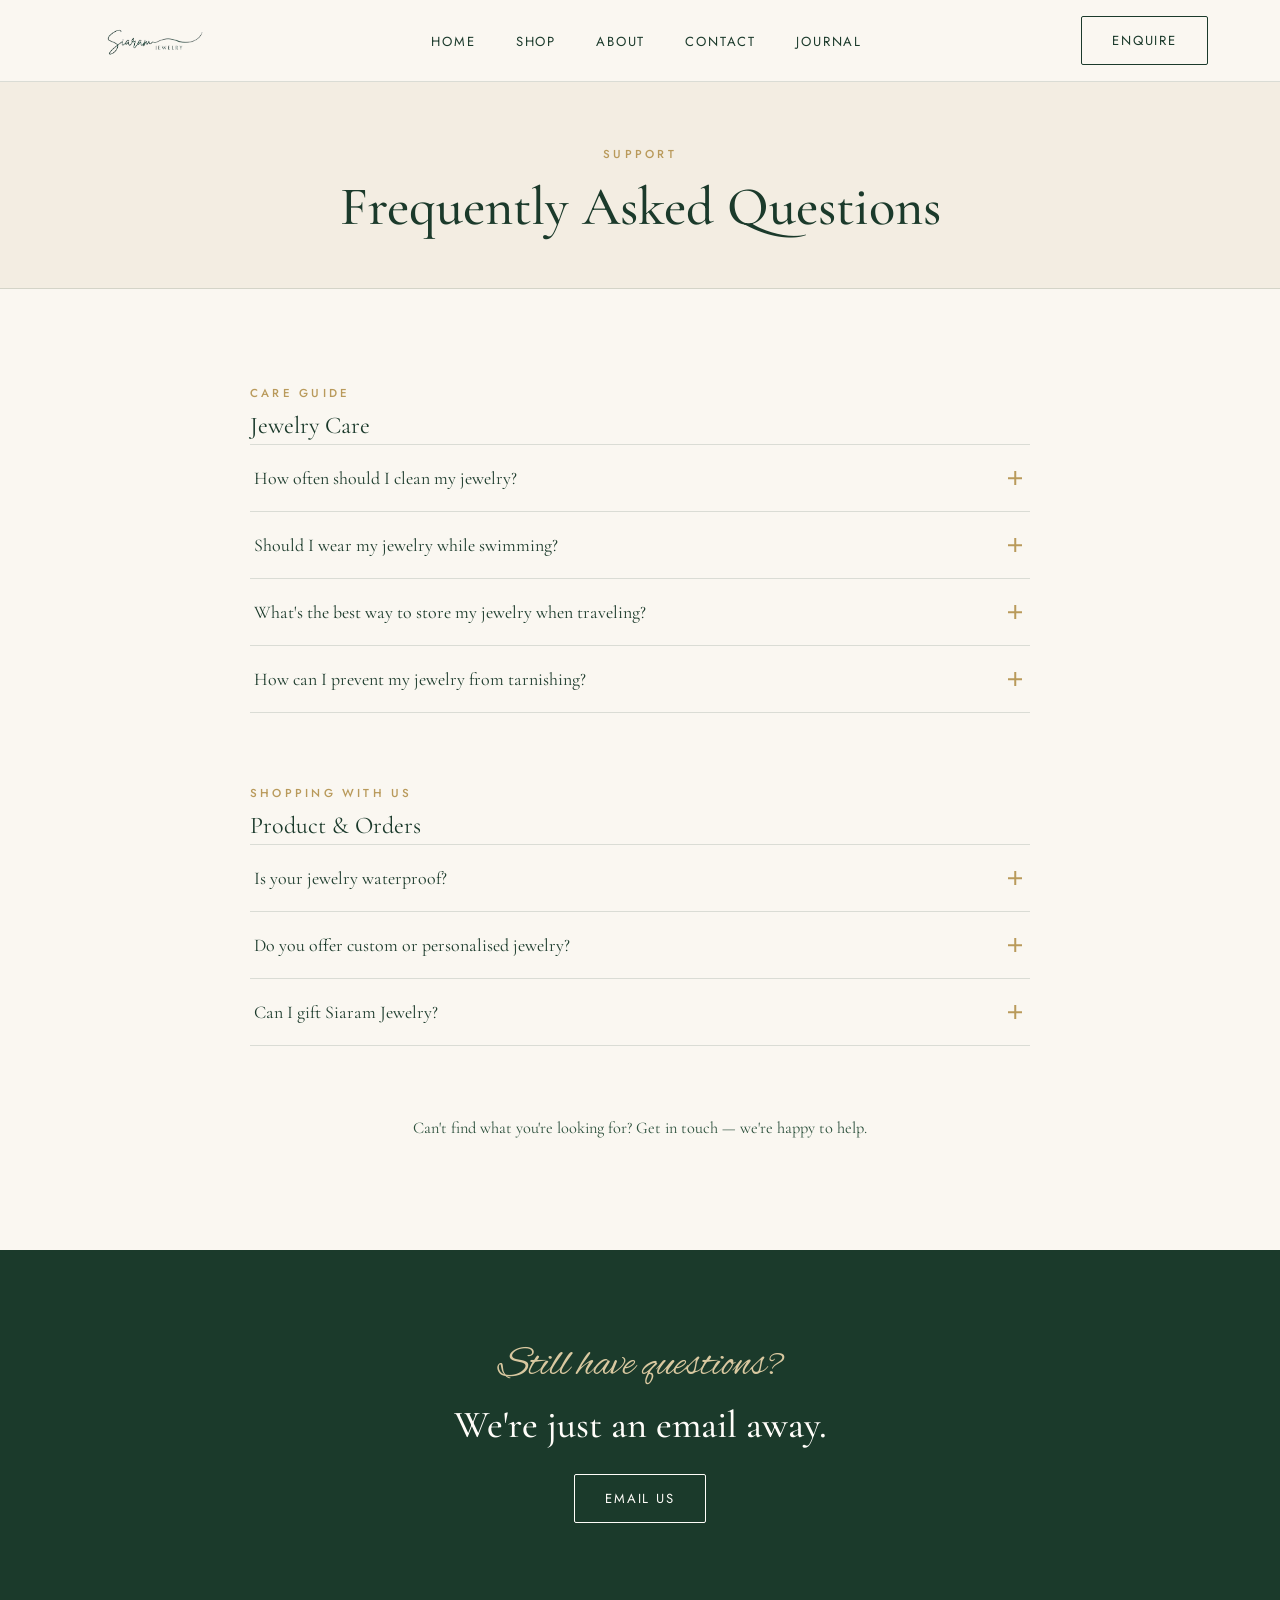
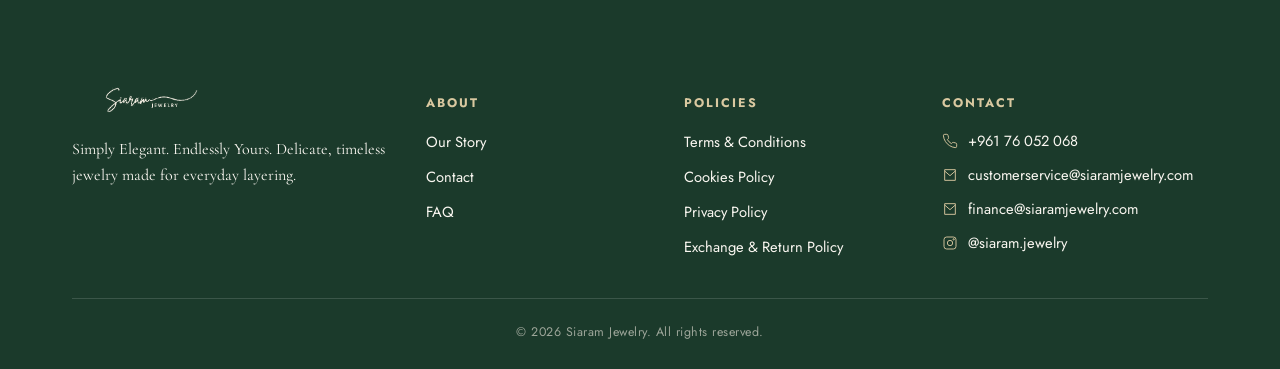
<file: faq.html>
<!DOCTYPE html>
<html lang="en">
<head>
<meta charset="UTF-8" />
<meta name="viewport" content="width=device-width, initial-scale=1.0" />
<title>FAQs — Siaram Jewelry</title>
<meta name="description" content="Answers to common questions about Siaram Jewelry — care, cleaning, custom pieces, gifting, and more." />
<link rel="icon" href="images/logo.jpeg" />
<link rel="stylesheet" href="css/style.css" />
</head>
<body>

<header class="site-header">
  <nav class="nav">
    <a href="index.html" class="nav-logo"><img src="images/logo-transparent.png" alt="Siaram Jewelry" /></a>
    <ul class="nav-links">
      <li><a href="index.html">Home</a></li>
      <li><a href="shop.html">Shop</a></li>
      <li><a href="about.html">About</a></li>
      <li><a href="contact.html">Contact</a></li>
      <li><a href="journal.html">Journal</a></li>
    </ul>
    <div class="nav-cta">
      <a href="mailto:customerservice@siaramjewelry.com?subject=Enquiry" class="btn btn-outline">Enquire</a>
      <button class="nav-toggle" aria-label="Menu">
        <span></span><span></span><span></span>
      </button>
    </div>
  </nav>
  <div class="mobile-menu">
    <a href="index.html">Home</a>
    <a href="shop.html">Shop</a>
    <a href="about.html">About</a>
    <a href="contact.html">Contact</a>
    <a href="journal.html">Journal</a>
  </div>
</header>

<section class="page-hero">
  <div class="container">
    <span class="eyebrow">Support</span>
    <h1>Frequently Asked Questions</h1>
  </div>
</section>

<section>
  <div class="container">

    <div class="faq-category reveal">
      <div class="faq-category-title">
        <span class="eyebrow">Care Guide</span>
        Jewelry Care
      </div>
      <div class="faq-list">

        <div class="faq-item">
          <button class="faq-question">
            How often should I clean my jewelry?
            <span class="faq-icon"></span>
          </button>
          <div class="faq-answer">
            <p>Every 2&ndash;4 weeks &mdash; light cleaning at home with warm water, mild soap, and a soft cloth for pieces worn daily. Every 3&ndash;6 months &mdash; a more thorough cleaning for rings, bracelets, and pieces exposed to lotions, perfumes, or sweat. Once or twice a year &mdash; professional cleaning and inspection by a jeweler, particularly for pieces with diamonds or gemstones.</p>
          </div>
        </div>

        <div class="faq-item">
          <button class="faq-question">
            Should I wear my jewelry while swimming?
            <span class="faq-icon"></span>
          </button>
          <div class="faq-answer">
            <p>No, it's recommended to remove your jewelry. Chlorine and saltwater can damage the metal over time.</p>
          </div>
        </div>

        <div class="faq-item">
          <button class="faq-question">
            What's the best way to store my jewelry when traveling?
            <span class="faq-icon"></span>
          </button>
          <div class="faq-answer">
            <p>Use a travel jewelry case with separate compartments to keep each piece safe and avoid tangling or scratching. Ensure your jewelry is completely dry before packing it away.</p>
          </div>
        </div>

        <div class="faq-item">
          <button class="faq-question">
            How can I prevent my jewelry from tarnishing?
            <span class="faq-icon"></span>
          </button>
          <div class="faq-answer">
            <p>Store your jewelry in a cool, dry place, away from direct sunlight. Use airtight bags or anti-tarnish strips to reduce exposure to air and humidity. Avoid wearing your jewelry while applying lotions, perfumes, or hairsprays.</p>
          </div>
        </div>

      </div>
    </div>

    <div class="faq-category reveal">
      <div class="faq-category-title">
        <span class="eyebrow">Shopping With Us</span>
        Product &amp; Orders
      </div>
      <div class="faq-list">

        <div class="faq-item">
          <button class="faq-question">
            Is your jewelry waterproof?
            <span class="faq-icon"></span>
          </button>
          <div class="faq-answer">
            <p>Our 18k gold pieces are designed for everyday wear and are water-resistant. However, we recommend proper care and removing your jewelry before swimming, showering, or exposing it to harsh chemicals to maintain its beauty.</p>
          </div>
        </div>

        <div class="faq-item">
          <button class="faq-question">
            Do you offer custom or personalised jewelry?
            <span class="faq-icon"></span>
          </button>
          <div class="faq-answer">
            <p>Yes &mdash; we offer personalised and custom-made pieces, including name necklaces or bracelets, and select bespoke designs. Please contact us for customisation options.</p>
          </div>
        </div>

        <div class="faq-item">
          <button class="faq-question">
            Can I gift Siaram Jewelry?
            <span class="faq-icon"></span>
          </button>
          <div class="faq-answer">
            <p>Absolutely &mdash; pieces can be bought and given as a gift. Alternatively, Siaram Jewelry offers gift vouchers in custom amounts, redeemable toward any Siaram Jewelry purchase. To arrange a gift voucher, please contact our team by <a href="mailto:customerservice@siaramjewelry.com?subject=Gift%20Voucher">email</a> or <a href="https://www.instagram.com/siaram.jewelry/" target="_blank" rel="noopener">Instagram</a>.</p>
          </div>
        </div>

      </div>
    </div>

    <div class="faq-note reveal">
      <p>Can't find what you're looking for? <a href="contact.html">Get in touch</a> &mdash; we're happy to help.</p>
    </div>

  </div>
</section>

<section class="cta-banner">
  <div class="container">
    <span class="script">Still have questions?</span>
    <h2>We're just an email away.</h2>
    <a href="mailto:customerservice@siaramjewelry.com?subject=Question" class="btn btn-outline">Email Us</a>
  </div>
</section>

<footer class="site-footer">
  <div class="container">
    <div class="footer-grid">
      <div class="footer-brand">
        <a href="index.html" class="footer-logo"><img src="images/logo-light.png" alt="Siaram Jewelry" /></a>
        <p>Simply Elegant. Endlessly Yours. Delicate, timeless jewelry made for everyday layering.</p>
      </div>
      <div class="footer-col">
        <h4>About</h4>
        <ul>
          <li><a href="about.html">Our Story</a></li>
          <li><a href="contact.html">Contact</a></li>
          <li><a href="faq.html">FAQ</a></li>
        </ul>
      </div>
      <div class="footer-col">
        <h4>Policies</h4>
        <ul>
          <li><a href="terms.html">Terms &amp; Conditions</a></li>
          <li><a href="privacy.html#information-we-collect">Cookies Policy</a></li>
          <li><a href="privacy.html">Privacy Policy</a></li>
          <li><a href="terms.html#returns">Exchange &amp; Return Policy</a></li>
        </ul>
      </div>
      <div class="footer-col">
        <h4>Contact</h4>
        <ul class="footer-contact-list">
          <li><svg class="icon" viewBox="0 0 24 24" fill="none" stroke="currentColor" stroke-width="1.4"><path d="M22 16.92v3a2 2 0 0 1-2.18 2 19.79 19.79 0 0 1-8.63-3.07 19.5 19.5 0 0 1-6-6 19.79 19.79 0 0 1-3.07-8.67A2 2 0 0 1 4.11 2h3a2 2 0 0 1 2 1.72c.127.96.362 1.903.7 2.81a2 2 0 0 1-.45 2.11L8.09 9.91a16 16 0 0 0 6 6l1.27-1.27a2 2 0 0 1 2.11-.45c.907.338 1.85.573 2.81.7A2 2 0 0 1 22 16.92z"/></svg><a href="https://wa.me/96176052068" target="_blank" rel="noopener">+961 76 052 068</a></li>
          <li><svg class="icon" viewBox="0 0 24 24" fill="none" stroke="currentColor" stroke-width="1.4"><path d="M4 4h16v16H4z"/><path d="m4 6 8 7 8-7"/></svg><a href="mailto:customerservice@siaramjewelry.com">customerservice@siaramjewelry.com</a></li>
          <li><svg class="icon" viewBox="0 0 24 24" fill="none" stroke="currentColor" stroke-width="1.4"><path d="M4 4h16v16H4z"/><path d="m4 6 8 7 8-7"/></svg><a href="mailto:finance@siaramjewelry.com">finance@siaramjewelry.com</a></li>
          <li><svg class="icon" viewBox="0 0 24 24" fill="none" stroke="currentColor" stroke-width="1.4"><rect x="3" y="3" width="18" height="18" rx="4"/><circle cx="12" cy="12" r="4"/><circle cx="17.5" cy="6.5" r="1"/></svg><a href="https://www.instagram.com/siaram.jewelry/" target="_blank" rel="noopener">@siaram.jewelry</a></li>
        </ul>
      </div>
    </div>
    <div class="footer-bottom">
      &copy; <span id="year"></span> Siaram Jewelry. All rights reserved.
    </div>
  </div>
</footer>

<script>document.getElementById('year').textContent = new Date().getFullYear();</script>
<script src="js/script.js"></script>
</body>
</html>
</file>
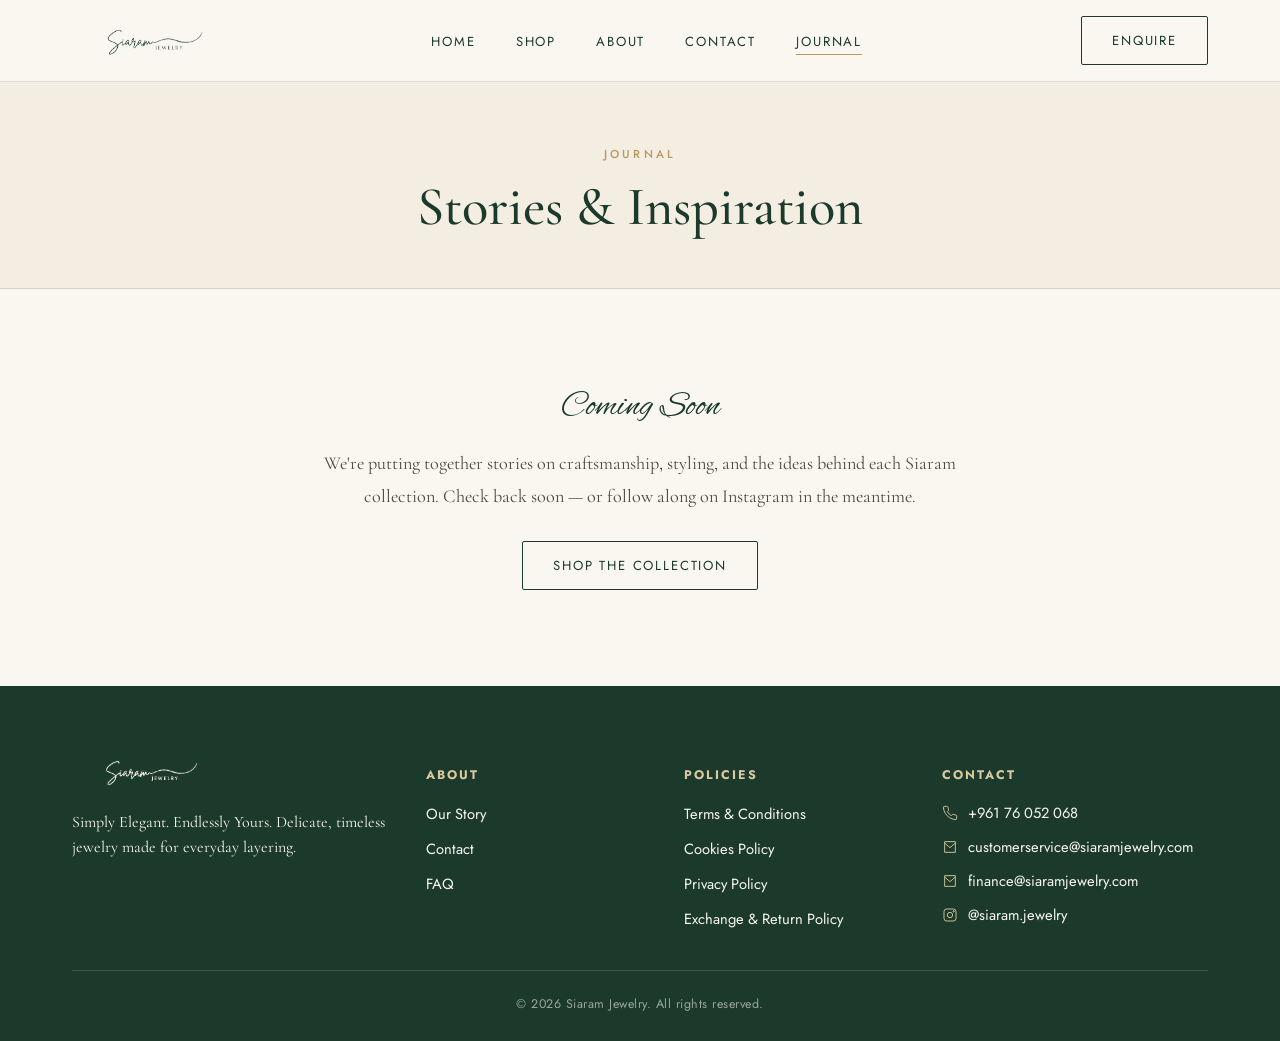
<file: journal.html>
<!DOCTYPE html>
<html lang="en">
<head>
<meta charset="UTF-8" />
<meta name="viewport" content="width=device-width, initial-scale=1.0" />
<title>Journal — Siaram Jewelry</title>
<meta name="description" content="Stories, styling notes, and inspiration from Siaram Jewelry — coming soon." />
<link rel="icon" href="images/logo.jpeg" />
<link rel="stylesheet" href="css/style.css" />
</head>
<body>

<header class="site-header">
  <nav class="nav">
    <a href="index.html" class="nav-logo"><img src="images/logo-transparent.png" alt="Siaram Jewelry" /></a>
    <ul class="nav-links">
      <li><a href="index.html">Home</a></li>
      <li><a href="shop.html">Shop</a></li>
      <li><a href="about.html">About</a></li>
      <li><a href="contact.html">Contact</a></li>
      <li><a href="journal.html">Journal</a></li>
    </ul>
    <div class="nav-cta">
      <a href="mailto:customerservice@siaramjewelry.com?subject=Enquiry" class="btn btn-outline">Enquire</a>
      <button class="nav-toggle" aria-label="Menu">
        <span></span><span></span><span></span>
      </button>
    </div>
  </nav>
  <div class="mobile-menu">
    <a href="index.html">Home</a>
    <a href="shop.html">Shop</a>
    <a href="about.html">About</a>
    <a href="contact.html">Contact</a>
    <a href="journal.html">Journal</a>
  </div>
</header>

<section class="page-hero">
  <div class="container">
    <span class="eyebrow">Journal</span>
    <h1>Stories &amp; Inspiration</h1>
  </div>
</section>

<section>
  <div class="container story-block reveal">
    <span class="script" style="font-size: 2.2rem; display:block; margin-bottom: 18px;">Coming Soon</span>
    <p>We're putting together stories on craftsmanship, styling, and the ideas behind each Siaram collection. Check back soon &mdash; or follow along on <a href="https://www.instagram.com/siaram.jewelry/" target="_blank" rel="noopener">Instagram</a> in the meantime.</p>
    <a href="shop.html" class="btn btn-outline" style="margin-top: 12px;">Shop the Collection</a>
  </div>
</section>

<footer class="site-footer">
  <div class="container">
    <div class="footer-grid">
      <div class="footer-brand">
        <a href="index.html" class="footer-logo"><img src="images/logo-light.png" alt="Siaram Jewelry" /></a>
        <p>Simply Elegant. Endlessly Yours. Delicate, timeless jewelry made for everyday layering.</p>
      </div>
      <div class="footer-col">
        <h4>About</h4>
        <ul>
          <li><a href="about.html">Our Story</a></li>
          <li><a href="contact.html">Contact</a></li>
          <li><a href="faq.html">FAQ</a></li>
        </ul>
      </div>
      <div class="footer-col">
        <h4>Policies</h4>
        <ul>
          <li><a href="terms.html">Terms &amp; Conditions</a></li>
          <li><a href="privacy.html#information-we-collect">Cookies Policy</a></li>
          <li><a href="privacy.html">Privacy Policy</a></li>
          <li><a href="terms.html#returns">Exchange &amp; Return Policy</a></li>
        </ul>
      </div>
      <div class="footer-col">
        <h4>Contact</h4>
        <ul class="footer-contact-list">
          <li><svg class="icon" viewBox="0 0 24 24" fill="none" stroke="currentColor" stroke-width="1.4"><path d="M22 16.92v3a2 2 0 0 1-2.18 2 19.79 19.79 0 0 1-8.63-3.07 19.5 19.5 0 0 1-6-6 19.79 19.79 0 0 1-3.07-8.67A2 2 0 0 1 4.11 2h3a2 2 0 0 1 2 1.72c.127.96.362 1.903.7 2.81a2 2 0 0 1-.45 2.11L8.09 9.91a16 16 0 0 0 6 6l1.27-1.27a2 2 0 0 1 2.11-.45c.907.338 1.85.573 2.81.7A2 2 0 0 1 22 16.92z"/></svg><a href="https://wa.me/96176052068" target="_blank" rel="noopener">+961 76 052 068</a></li>
          <li><svg class="icon" viewBox="0 0 24 24" fill="none" stroke="currentColor" stroke-width="1.4"><path d="M4 4h16v16H4z"/><path d="m4 6 8 7 8-7"/></svg><a href="mailto:customerservice@siaramjewelry.com">customerservice@siaramjewelry.com</a></li>
          <li><svg class="icon" viewBox="0 0 24 24" fill="none" stroke="currentColor" stroke-width="1.4"><path d="M4 4h16v16H4z"/><path d="m4 6 8 7 8-7"/></svg><a href="mailto:finance@siaramjewelry.com">finance@siaramjewelry.com</a></li>
          <li><svg class="icon" viewBox="0 0 24 24" fill="none" stroke="currentColor" stroke-width="1.4"><rect x="3" y="3" width="18" height="18" rx="4"/><circle cx="12" cy="12" r="4"/><circle cx="17.5" cy="6.5" r="1"/></svg><a href="https://www.instagram.com/siaram.jewelry/" target="_blank" rel="noopener">@siaram.jewelry</a></li>
        </ul>
      </div>
    </div>
    <div class="footer-bottom">
      &copy; <span id="year"></span> Siaram Jewelry. All rights reserved.
    </div>
  </div>
</footer>

<script>document.getElementById('year').textContent = new Date().getFullYear();</script>
<script src="js/script.js"></script>
</body>
</html>
</file>
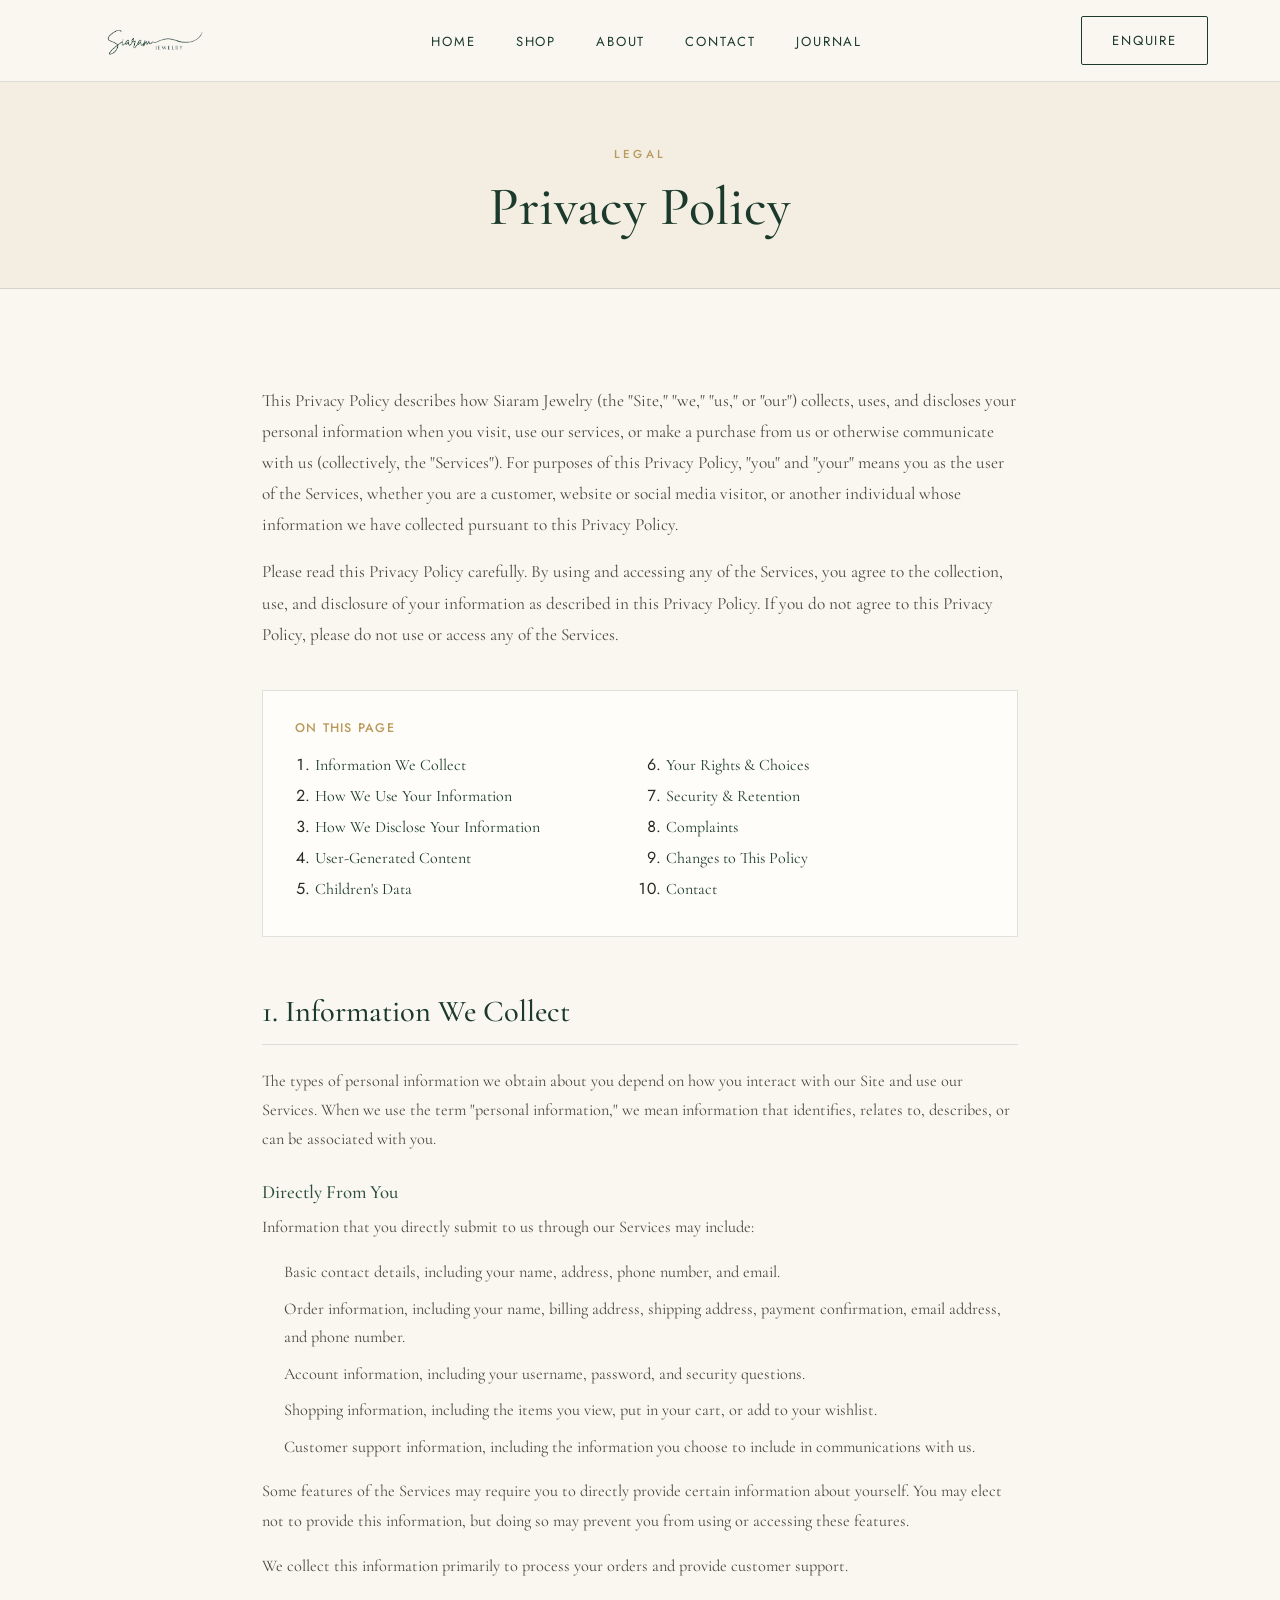
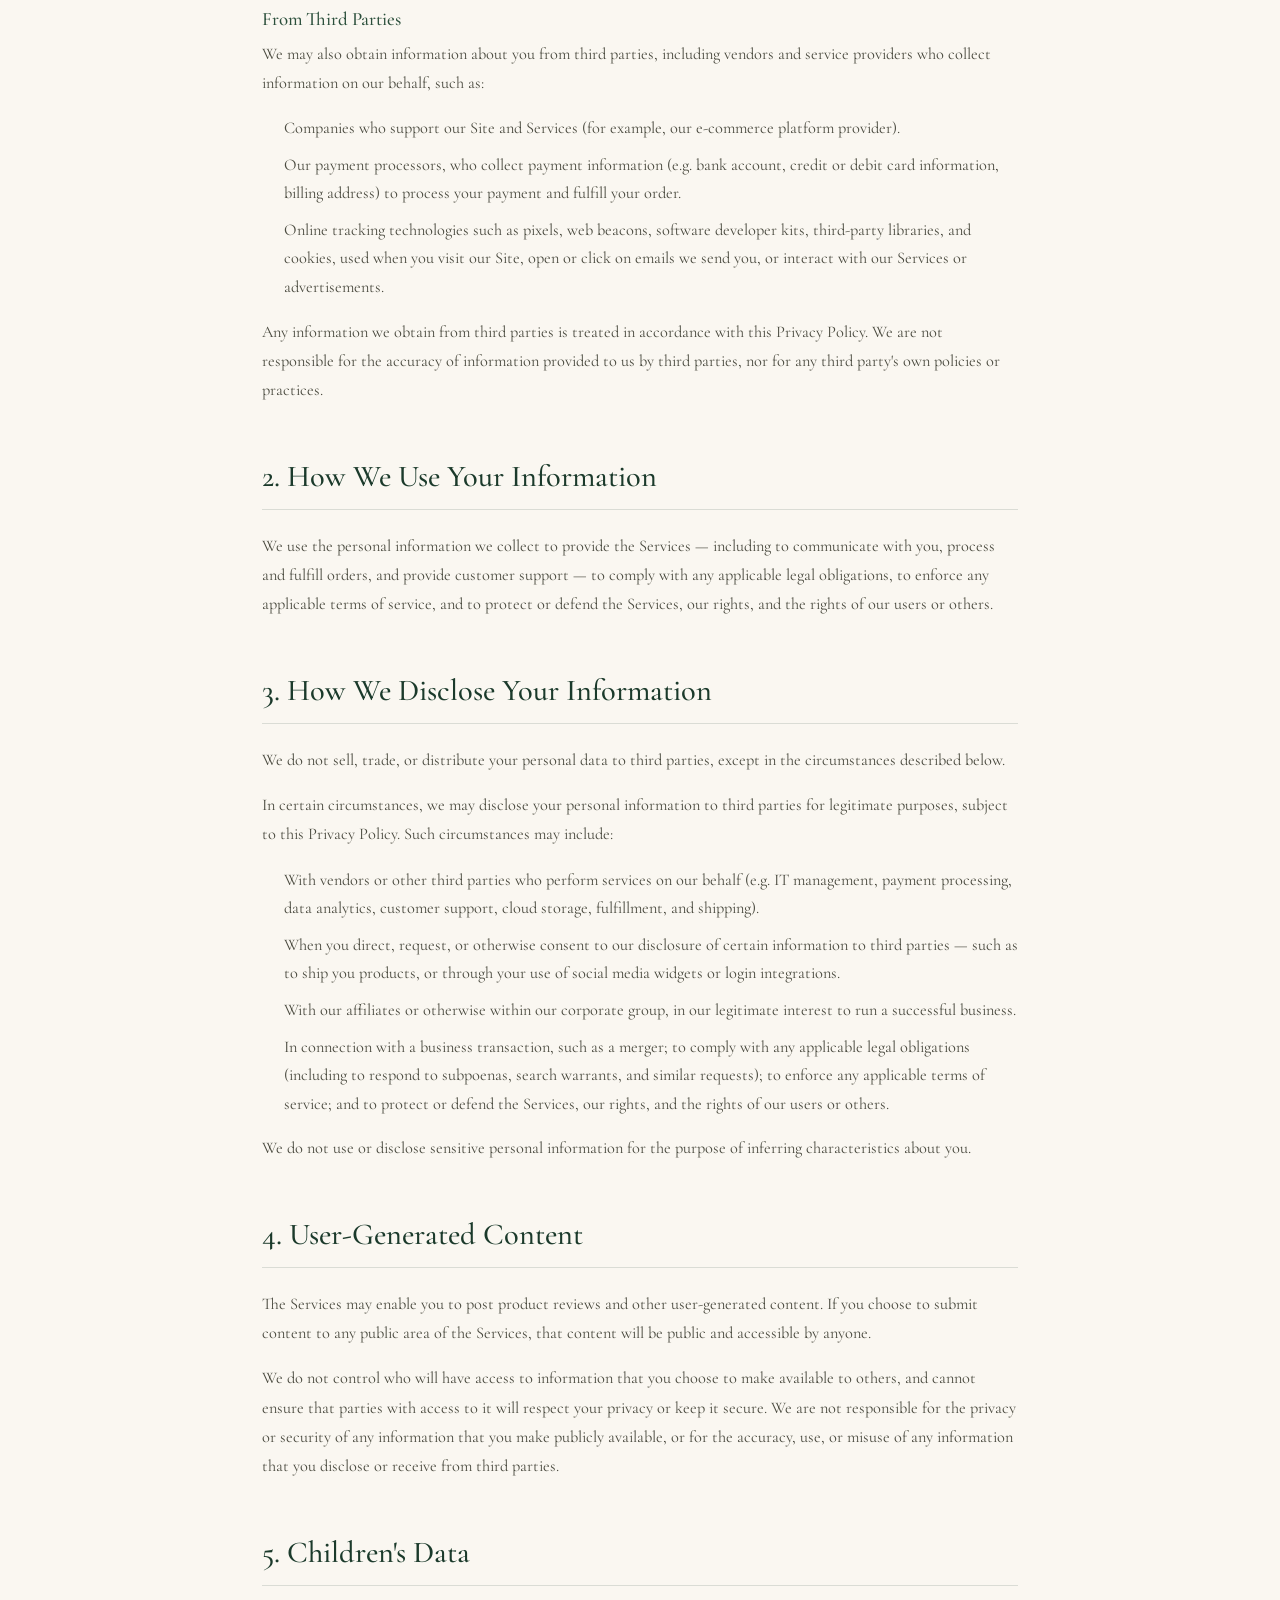
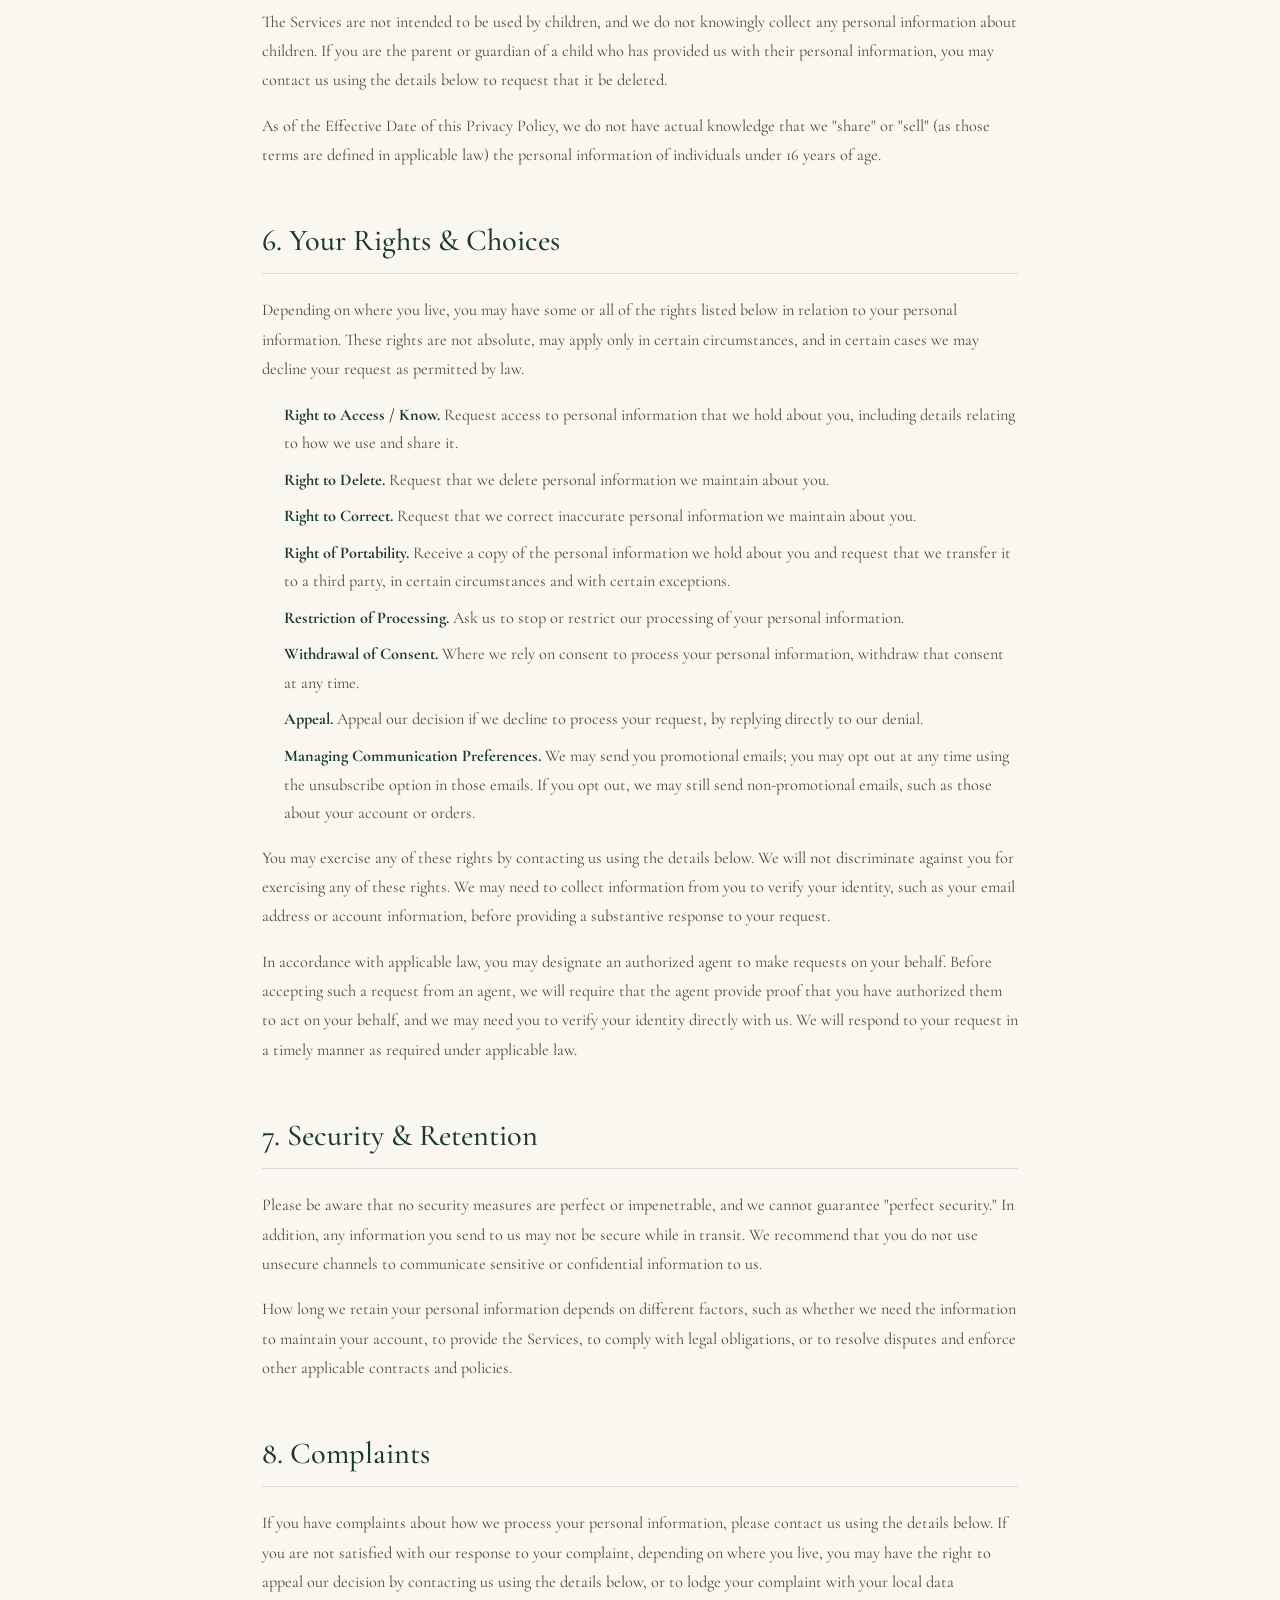
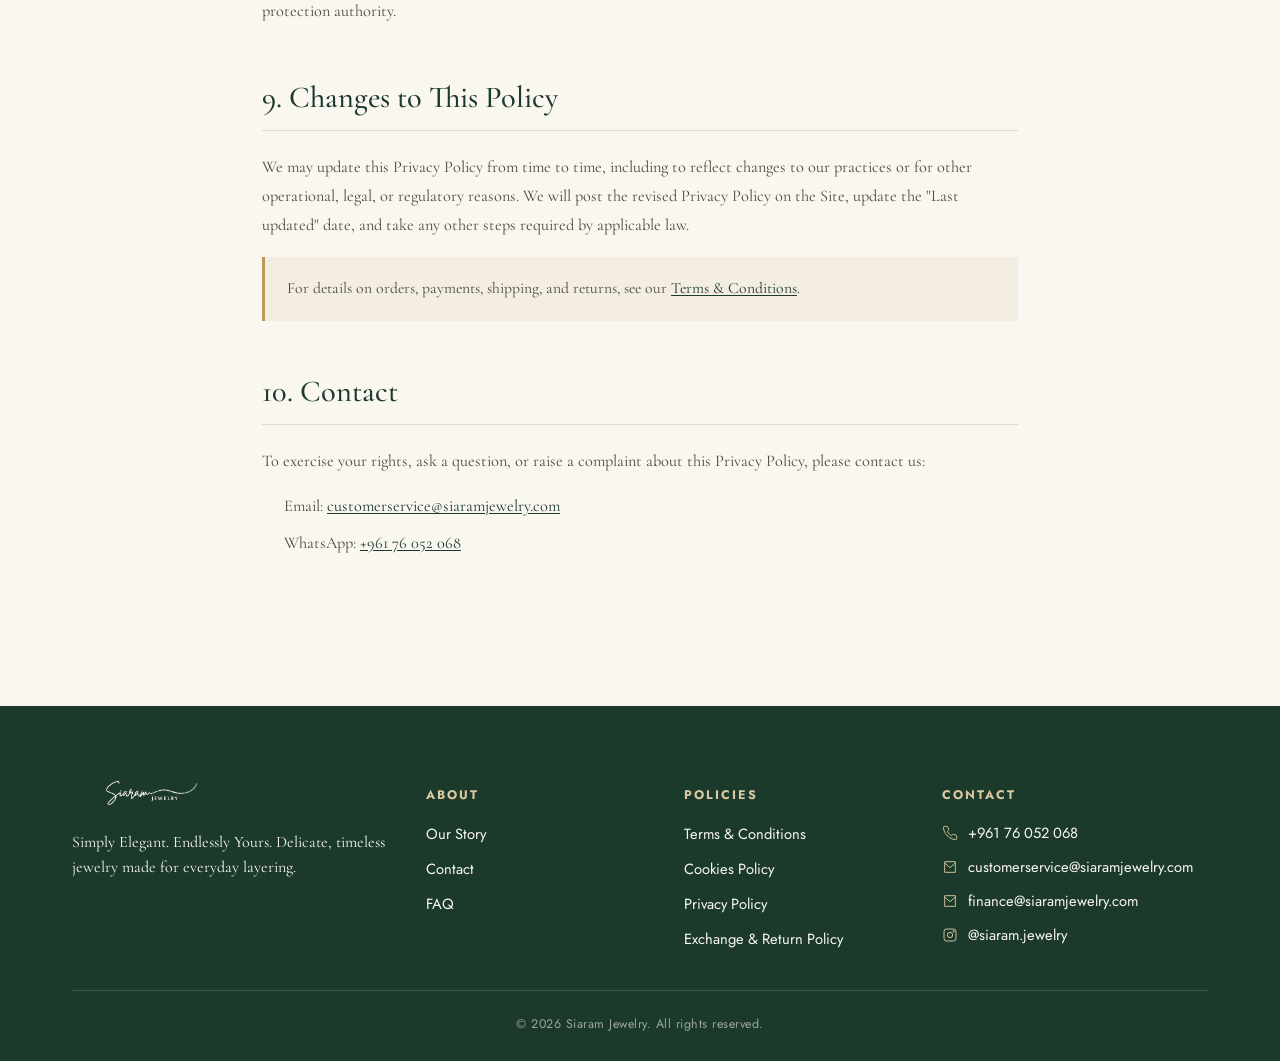
<file: privacy.html>
<!DOCTYPE html>
<html lang="en">
<head>
<meta charset="UTF-8" />
<meta name="viewport" content="width=device-width, initial-scale=1.0" />
<title>Privacy Policy — Siaram Jewelry</title>
<meta name="description" content="How Siaram Jewelry collects, uses, and protects your personal information." />
<link rel="icon" href="images/logo.jpeg" />
<link rel="stylesheet" href="css/style.css" />
</head>
<body>

<header class="site-header">
  <nav class="nav">
    <a href="index.html" class="nav-logo"><img src="images/logo-transparent.png" alt="Siaram Jewelry" /></a>
    <ul class="nav-links">
      <li><a href="index.html">Home</a></li>
      <li><a href="shop.html">Shop</a></li>
      <li><a href="about.html">About</a></li>
      <li><a href="contact.html">Contact</a></li>
      <li><a href="journal.html">Journal</a></li>
    </ul>
    <div class="nav-cta">
      <a href="mailto:customerservice@siaramjewelry.com?subject=Enquiry" class="btn btn-outline">Enquire</a>
      <button class="nav-toggle" aria-label="Menu">
        <span></span><span></span><span></span>
      </button>
    </div>
  </nav>
  <div class="mobile-menu">
    <a href="index.html">Home</a>
    <a href="shop.html">Shop</a>
    <a href="about.html">About</a>
    <a href="contact.html">Contact</a>
    <a href="journal.html">Journal</a>
  </div>
</header>

<section class="page-hero">
  <div class="container">
    <span class="eyebrow">Legal</span>
    <h1>Privacy Policy</h1>
  </div>
</section>

<section>
  <div class="container legal-page">

    <div class="legal-intro reveal">
      <p>This Privacy Policy describes how Siaram Jewelry (the "Site," "we," "us," or "our") collects, uses, and discloses your personal information when you visit, use our services, or make a purchase from us or otherwise communicate with us (collectively, the "Services"). For purposes of this Privacy Policy, "you" and "your" means you as the user of the Services, whether you are a customer, website or social media visitor, or another individual whose information we have collected pursuant to this Privacy Policy.</p>
      <p>Please read this Privacy Policy carefully. By using and accessing any of the Services, you agree to the collection, use, and disclosure of your information as described in this Privacy Policy. If you do not agree to this Privacy Policy, please do not use or access any of the Services.</p>
    </div>

    <nav class="legal-toc reveal" aria-label="Table of contents">
      <h2>On This Page</h2>
      <ol>
        <li><a href="#information-we-collect">Information We Collect</a></li>
        <li><a href="#how-we-use">How We Use Your Information</a></li>
        <li><a href="#how-we-disclose">How We Disclose Your Information</a></li>
        <li><a href="#ugc">User-Generated Content</a></li>
        <li><a href="#children">Children's Data</a></li>
        <li><a href="#your-rights">Your Rights &amp; Choices</a></li>
        <li><a href="#security">Security &amp; Retention</a></li>
        <li><a href="#complaints">Complaints</a></li>
        <li><a href="#changes">Changes to This Policy</a></li>
        <li><a href="#contact">Contact</a></li>
      </ol>
    </nav>

    <div class="legal-section reveal" id="information-we-collect">
      <h2>1. Information We Collect</h2>
      <p>The types of personal information we obtain about you depend on how you interact with our Site and use our Services. When we use the term "personal information," we mean information that identifies, relates to, describes, or can be associated with you.</p>

      <h3>Directly From You</h3>
      <p>Information that you directly submit to us through our Services may include:</p>
      <ul>
        <li>Basic contact details, including your name, address, phone number, and email.</li>
        <li>Order information, including your name, billing address, shipping address, payment confirmation, email address, and phone number.</li>
        <li>Account information, including your username, password, and security questions.</li>
        <li>Shopping information, including the items you view, put in your cart, or add to your wishlist.</li>
        <li>Customer support information, including the information you choose to include in communications with us.</li>
      </ul>
      <p>Some features of the Services may require you to directly provide certain information about yourself. You may elect not to provide this information, but doing so may prevent you from using or accessing these features.</p>
      <p>We collect this information primarily to process your orders and provide customer support.</p>

      <h3>From Third Parties</h3>
      <p>We may also obtain information about you from third parties, including vendors and service providers who collect information on our behalf, such as:</p>
      <ul>
        <li>Companies who support our Site and Services (for example, our e-commerce platform provider).</li>
        <li>Our payment processors, who collect payment information (e.g. bank account, credit or debit card information, billing address) to process your payment and fulfill your order.</li>
        <li>Online tracking technologies such as pixels, web beacons, software developer kits, third-party libraries, and cookies, used when you visit our Site, open or click on emails we send you, or interact with our Services or advertisements.</li>
      </ul>
      <p>Any information we obtain from third parties is treated in accordance with this Privacy Policy. We are not responsible for the accuracy of information provided to us by third parties, nor for any third party's own policies or practices.</p>
    </div>

    <div class="legal-section reveal" id="how-we-use">
      <h2>2. How We Use Your Information</h2>
      <p>We use the personal information we collect to provide the Services &mdash; including to communicate with you, process and fulfill orders, and provide customer support &mdash; to comply with any applicable legal obligations, to enforce any applicable terms of service, and to protect or defend the Services, our rights, and the rights of our users or others.</p>
    </div>

    <div class="legal-section reveal" id="how-we-disclose">
      <h2>3. How We Disclose Your Information</h2>
      <p>We do not sell, trade, or distribute your personal data to third parties, except in the circumstances described below.</p>
      <p>In certain circumstances, we may disclose your personal information to third parties for legitimate purposes, subject to this Privacy Policy. Such circumstances may include:</p>
      <ul>
        <li>With vendors or other third parties who perform services on our behalf (e.g. IT management, payment processing, data analytics, customer support, cloud storage, fulfillment, and shipping).</li>
        <li>When you direct, request, or otherwise consent to our disclosure of certain information to third parties &mdash; such as to ship you products, or through your use of social media widgets or login integrations.</li>
        <li>With our affiliates or otherwise within our corporate group, in our legitimate interest to run a successful business.</li>
        <li>In connection with a business transaction, such as a merger; to comply with any applicable legal obligations (including to respond to subpoenas, search warrants, and similar requests); to enforce any applicable terms of service; and to protect or defend the Services, our rights, and the rights of our users or others.</li>
      </ul>
      <p>We do not use or disclose sensitive personal information for the purpose of inferring characteristics about you.</p>
    </div>

    <div class="legal-section reveal" id="ugc">
      <h2>4. User-Generated Content</h2>
      <p>The Services may enable you to post product reviews and other user-generated content. If you choose to submit content to any public area of the Services, that content will be public and accessible by anyone.</p>
      <p>We do not control who will have access to information that you choose to make available to others, and cannot ensure that parties with access to it will respect your privacy or keep it secure. We are not responsible for the privacy or security of any information that you make publicly available, or for the accuracy, use, or misuse of any information that you disclose or receive from third parties.</p>
    </div>

    <div class="legal-section reveal" id="children">
      <h2>5. Children's Data</h2>
      <p>The Services are not intended to be used by children, and we do not knowingly collect any personal information about children. If you are the parent or guardian of a child who has provided us with their personal information, you may contact us using the details below to request that it be deleted.</p>
      <p>As of the Effective Date of this Privacy Policy, we do not have actual knowledge that we "share" or "sell" (as those terms are defined in applicable law) the personal information of individuals under 16 years of age.</p>
    </div>

    <div class="legal-section reveal" id="your-rights">
      <h2>6. Your Rights &amp; Choices</h2>
      <p>Depending on where you live, you may have some or all of the rights listed below in relation to your personal information. These rights are not absolute, may apply only in certain circumstances, and in certain cases we may decline your request as permitted by law.</p>
      <ul>
        <li><strong>Right to Access / Know.</strong> Request access to personal information that we hold about you, including details relating to how we use and share it.</li>
        <li><strong>Right to Delete.</strong> Request that we delete personal information we maintain about you.</li>
        <li><strong>Right to Correct.</strong> Request that we correct inaccurate personal information we maintain about you.</li>
        <li><strong>Right of Portability.</strong> Receive a copy of the personal information we hold about you and request that we transfer it to a third party, in certain circumstances and with certain exceptions.</li>
        <li><strong>Restriction of Processing.</strong> Ask us to stop or restrict our processing of your personal information.</li>
        <li><strong>Withdrawal of Consent.</strong> Where we rely on consent to process your personal information, withdraw that consent at any time.</li>
        <li><strong>Appeal.</strong> Appeal our decision if we decline to process your request, by replying directly to our denial.</li>
        <li><strong>Managing Communication Preferences.</strong> We may send you promotional emails; you may opt out at any time using the unsubscribe option in those emails. If you opt out, we may still send non-promotional emails, such as those about your account or orders.</li>
      </ul>
      <p>You may exercise any of these rights by contacting us using the details below. We will not discriminate against you for exercising any of these rights. We may need to collect information from you to verify your identity, such as your email address or account information, before providing a substantive response to your request.</p>
      <p>In accordance with applicable law, you may designate an authorized agent to make requests on your behalf. Before accepting such a request from an agent, we will require that the agent provide proof that you have authorized them to act on your behalf, and we may need you to verify your identity directly with us. We will respond to your request in a timely manner as required under applicable law.</p>
    </div>

    <div class="legal-section reveal" id="security">
      <h2>7. Security &amp; Retention</h2>
      <p>Please be aware that no security measures are perfect or impenetrable, and we cannot guarantee "perfect security." In addition, any information you send to us may not be secure while in transit. We recommend that you do not use unsecure channels to communicate sensitive or confidential information to us.</p>
      <p>How long we retain your personal information depends on different factors, such as whether we need the information to maintain your account, to provide the Services, to comply with legal obligations, or to resolve disputes and enforce other applicable contracts and policies.</p>
    </div>

    <div class="legal-section reveal" id="complaints">
      <h2>8. Complaints</h2>
      <p>If you have complaints about how we process your personal information, please contact us using the details below. If you are not satisfied with our response to your complaint, depending on where you live, you may have the right to appeal our decision by contacting us using the details below, or to lodge your complaint with your local data protection authority.</p>
    </div>

    <div class="legal-section reveal" id="changes">
      <h2>9. Changes to This Policy</h2>
      <p>We may update this Privacy Policy from time to time, including to reflect changes to our practices or for other operational, legal, or regulatory reasons. We will post the revised Privacy Policy on the Site, update the "Last updated" date, and take any other steps required by applicable law.</p>
      <div class="legal-cross-link">
        <p>For details on orders, payments, shipping, and returns, see our <a href="terms.html">Terms &amp; Conditions</a>.</p>
      </div>
    </div>

    <div class="legal-section reveal" id="contact">
      <h2>10. Contact</h2>
      <p>To exercise your rights, ask a question, or raise a complaint about this Privacy Policy, please contact us:</p>
      <ul>
        <li>Email: <a href="mailto:customerservice@siaramjewelry.com">customerservice@siaramjewelry.com</a></li>
        <li>WhatsApp: <a href="https://wa.me/96176052068" target="_blank" rel="noopener">+961 76 052 068</a></li>
      </ul>
    </div>

  </div>
</section>

<footer class="site-footer">
  <div class="container">
    <div class="footer-grid">
      <div class="footer-brand">
        <a href="index.html" class="footer-logo"><img src="images/logo-light.png" alt="Siaram Jewelry" /></a>
        <p>Simply Elegant. Endlessly Yours. Delicate, timeless jewelry made for everyday layering.</p>
      </div>
      <div class="footer-col">
        <h4>About</h4>
        <ul>
          <li><a href="about.html">Our Story</a></li>
          <li><a href="contact.html">Contact</a></li>
          <li><a href="faq.html">FAQ</a></li>
        </ul>
      </div>
      <div class="footer-col">
        <h4>Policies</h4>
        <ul>
          <li><a href="terms.html">Terms &amp; Conditions</a></li>
          <li><a href="privacy.html#information-we-collect">Cookies Policy</a></li>
          <li><a href="privacy.html">Privacy Policy</a></li>
          <li><a href="terms.html#returns">Exchange &amp; Return Policy</a></li>
        </ul>
      </div>
      <div class="footer-col">
        <h4>Contact</h4>
        <ul class="footer-contact-list">
          <li><svg class="icon" viewBox="0 0 24 24" fill="none" stroke="currentColor" stroke-width="1.4"><path d="M22 16.92v3a2 2 0 0 1-2.18 2 19.79 19.79 0 0 1-8.63-3.07 19.5 19.5 0 0 1-6-6 19.79 19.79 0 0 1-3.07-8.67A2 2 0 0 1 4.11 2h3a2 2 0 0 1 2 1.72c.127.96.362 1.903.7 2.81a2 2 0 0 1-.45 2.11L8.09 9.91a16 16 0 0 0 6 6l1.27-1.27a2 2 0 0 1 2.11-.45c.907.338 1.85.573 2.81.7A2 2 0 0 1 22 16.92z"/></svg><a href="https://wa.me/96176052068" target="_blank" rel="noopener">+961 76 052 068</a></li>
          <li><svg class="icon" viewBox="0 0 24 24" fill="none" stroke="currentColor" stroke-width="1.4"><path d="M4 4h16v16H4z"/><path d="m4 6 8 7 8-7"/></svg><a href="mailto:customerservice@siaramjewelry.com">customerservice@siaramjewelry.com</a></li>
          <li><svg class="icon" viewBox="0 0 24 24" fill="none" stroke="currentColor" stroke-width="1.4"><path d="M4 4h16v16H4z"/><path d="m4 6 8 7 8-7"/></svg><a href="mailto:finance@siaramjewelry.com">finance@siaramjewelry.com</a></li>
          <li><svg class="icon" viewBox="0 0 24 24" fill="none" stroke="currentColor" stroke-width="1.4"><rect x="3" y="3" width="18" height="18" rx="4"/><circle cx="12" cy="12" r="4"/><circle cx="17.5" cy="6.5" r="1"/></svg><a href="https://www.instagram.com/siaram.jewelry/" target="_blank" rel="noopener">@siaram.jewelry</a></li>
        </ul>
      </div>
    </div>
    <div class="footer-bottom">
      &copy; <span id="year"></span> Siaram Jewelry. All rights reserved.
    </div>
  </div>
</footer>

<script>document.getElementById('year').textContent = new Date().getFullYear();</script>
<script src="js/script.js"></script>
</body>
</html>
</file>
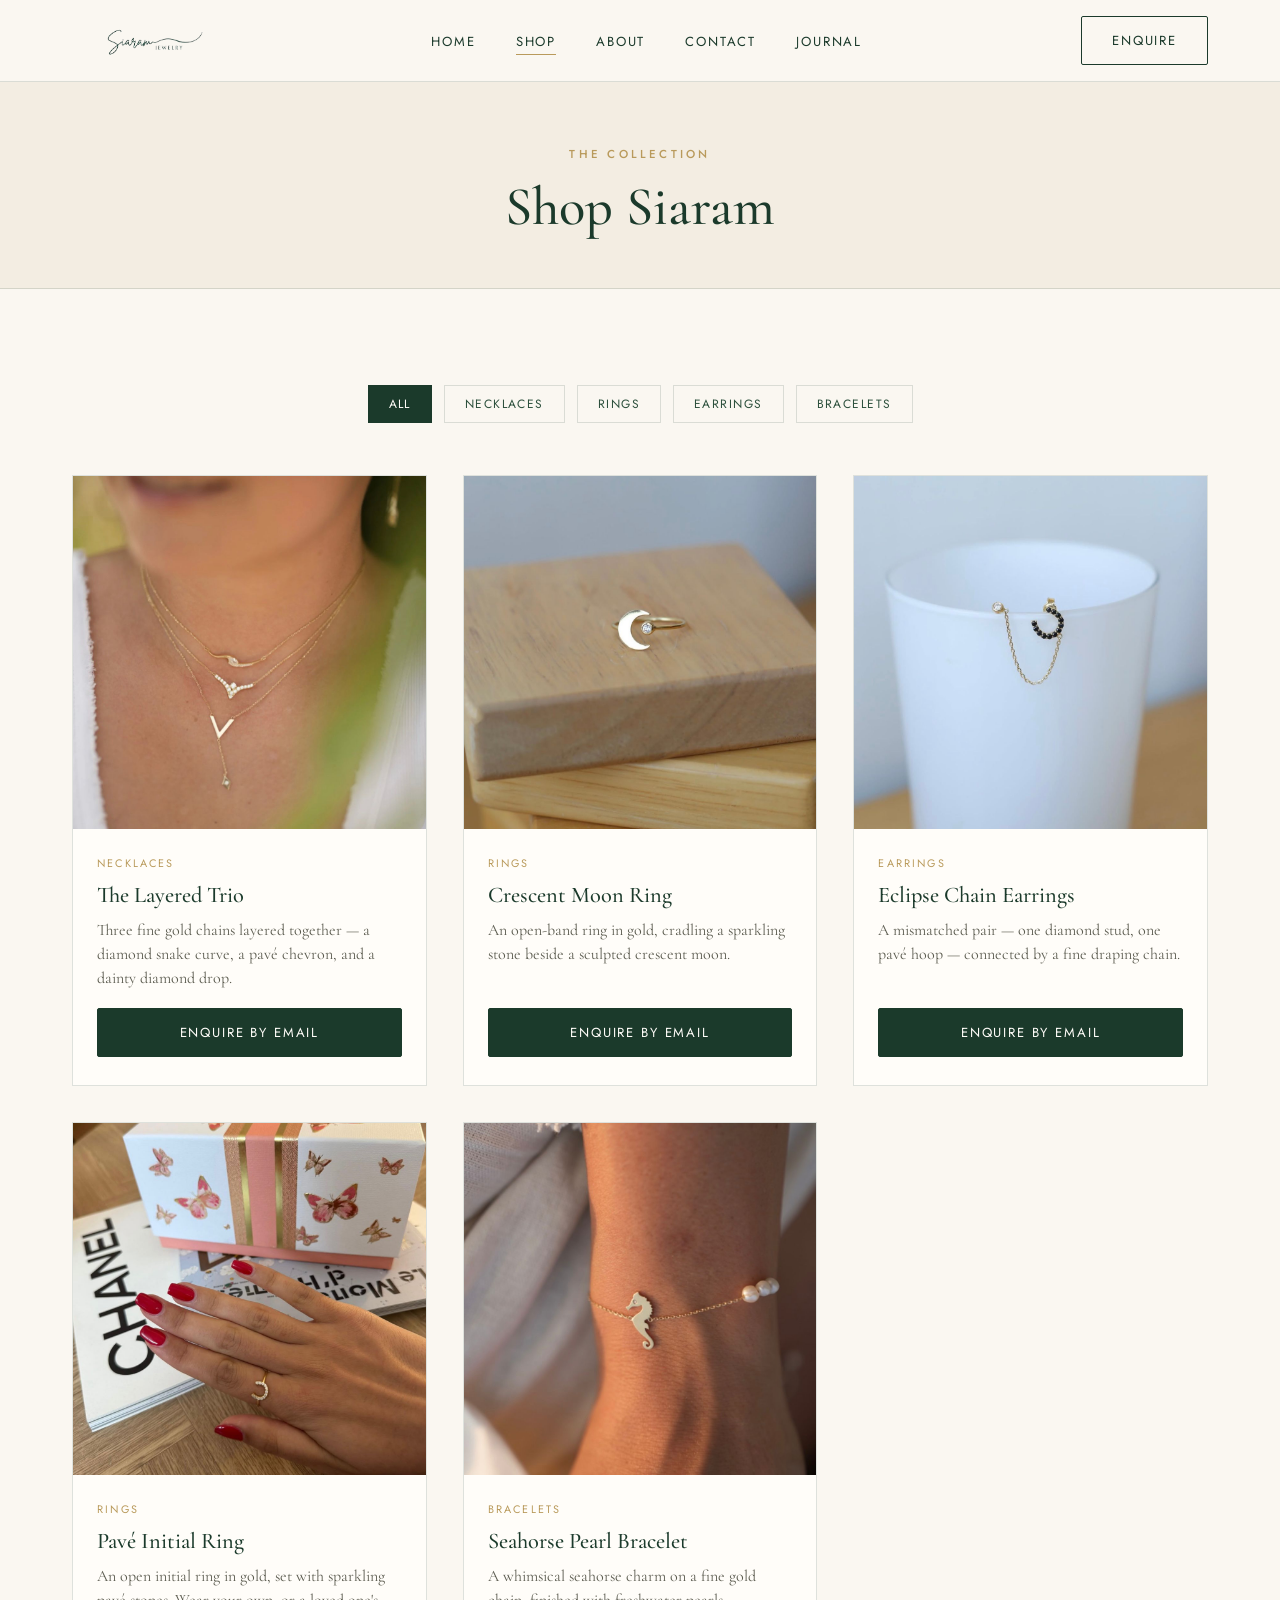
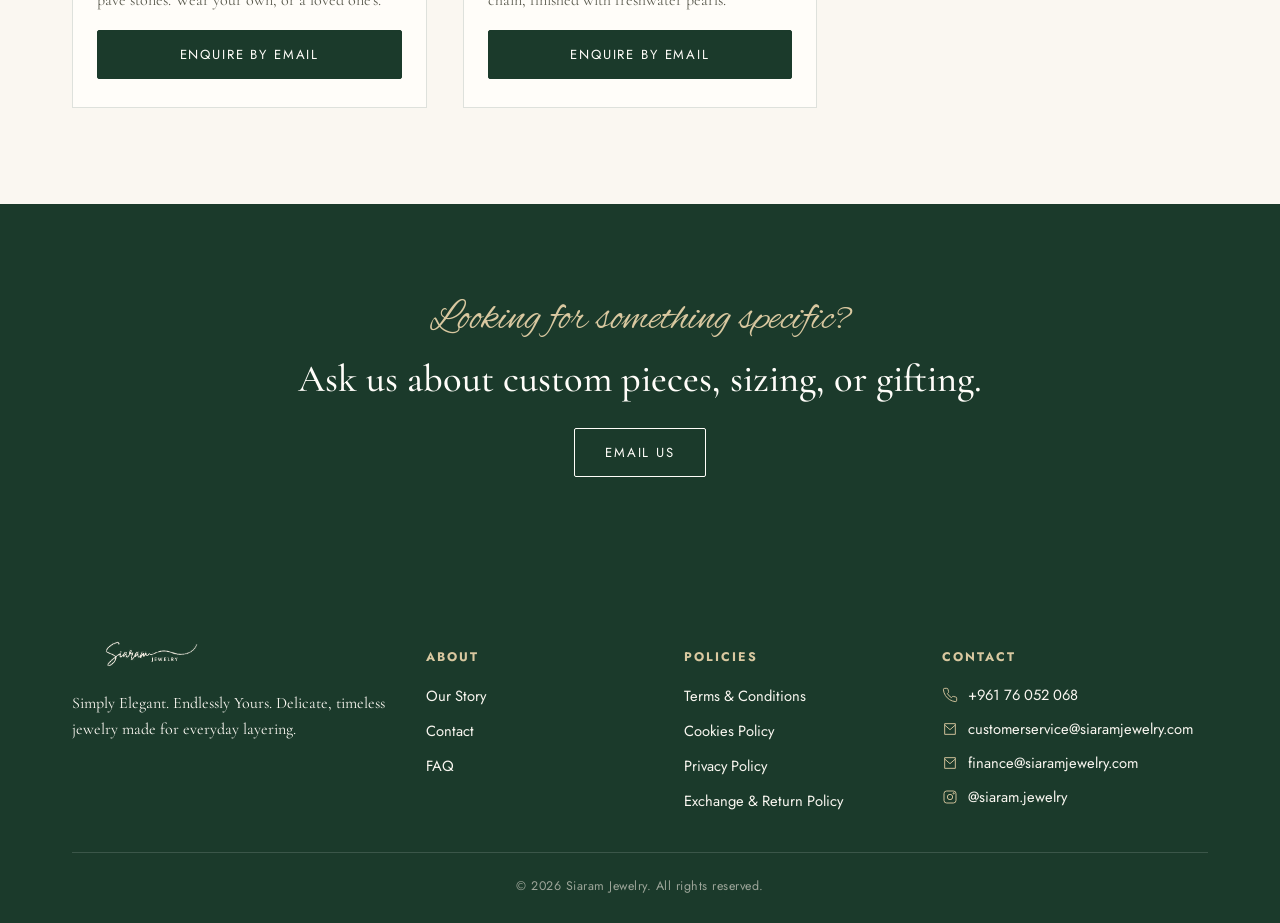
<file: shop.html>
<!DOCTYPE html>
<html lang="en">
<head>
<meta charset="UTF-8" />
<meta name="viewport" content="width=device-width, initial-scale=1.0" />
<title>Shop — Siaram Jewelry</title>
<meta name="description" content="Browse the Siaram Jewelry collection — necklaces, rings, earrings and bracelets." />
<link rel="icon" href="images/logo.jpeg" />
<link rel="stylesheet" href="css/style.css" />
</head>
<body>

<header class="site-header">
  <nav class="nav">
    <a href="index.html" class="nav-logo"><img src="images/logo-transparent.png" alt="Siaram Jewelry" /></a>
    <ul class="nav-links">
      <li><a href="index.html">Home</a></li>
      <li><a href="shop.html">Shop</a></li>
      <li><a href="about.html">About</a></li>
      <li><a href="contact.html">Contact</a></li>
      <li><a href="journal.html">Journal</a></li>
    </ul>
    <div class="nav-cta">
      <a href="mailto:customerservice@siaramjewelry.com?subject=Enquiry" class="btn btn-outline">Enquire</a>
      <button class="nav-toggle" aria-label="Menu">
        <span></span><span></span><span></span>
      </button>
    </div>
  </nav>
  <div class="mobile-menu">
    <a href="index.html">Home</a>
    <a href="shop.html">Shop</a>
    <a href="about.html">About</a>
    <a href="contact.html">Contact</a>
    <a href="journal.html">Journal</a>
  </div>
</header>

<section class="page-hero">
  <div class="container">
    <span class="eyebrow">The Collection</span>
    <h1>Shop Siaram</h1>
  </div>
</section>

<section>
  <div class="container">

    <div class="filter-bar">
      <button class="filter-btn active" data-filter="all">All</button>
      <button class="filter-btn" data-filter="necklaces">Necklaces</button>
      <button class="filter-btn" data-filter="rings">Rings</button>
      <button class="filter-btn" data-filter="earrings">Earrings</button>
      <button class="filter-btn" data-filter="bracelets">Bracelets</button>
    </div>

    <div class="product-grid">

      <article class="product-card" data-category="necklaces">
        <div class="product-media"><img src="images/product-layered-necklace.jpeg" alt="Layered gold necklace set" loading="lazy" /></div>
        <div class="product-body">
          <span class="product-cat">Necklaces</span>
          <h3>The Layered Trio</h3>
          <p>Three fine gold chains layered together — a diamond snake curve, a pav&eacute; chevron, and a dainty diamond drop.</p>
          <a class="btn btn-contact" href="mailto:customerservice@siaramjewelry.com?subject=Enquiry%3A%20The%20Layered%20Trio">
            Enquire by Email
          </a>
        </div>
      </article>

      <article class="product-card" data-category="rings">
        <div class="product-media"><img src="images/product-moon-ring.jpeg" alt="Gold crescent moon ring" loading="lazy" /></div>
        <div class="product-body">
          <span class="product-cat">Rings</span>
          <h3>Crescent Moon Ring</h3>
          <p>An open-band ring in gold, cradling a sparkling stone beside a sculpted crescent moon.</p>
          <a class="btn btn-contact" href="mailto:customerservice@siaramjewelry.com?subject=Enquiry%3A%20Crescent%20Moon%20Ring">
            Enquire by Email
          </a>
        </div>
      </article>

      <article class="product-card" data-category="earrings">
        <div class="product-media"><img src="images/product-chain-earrings.jpeg" alt="Mismatched gold chain earrings" loading="lazy" /></div>
        <div class="product-body">
          <span class="product-cat">Earrings</span>
          <h3>Eclipse Chain Earrings</h3>
          <p>A mismatched pair &mdash; one diamond stud, one pav&eacute; hoop &mdash; connected by a fine draping chain.</p>
          <a class="btn btn-contact" href="mailto:customerservice@siaramjewelry.com?subject=Enquiry%3A%20Eclipse%20Chain%20Earrings">
            Enquire by Email
          </a>
        </div>
      </article>

      <article class="product-card" data-category="rings">
        <div class="product-media"><img src="images/product-initial-ring.jpeg" alt="Gold pave initial ring" loading="lazy" /></div>
        <div class="product-body">
          <span class="product-cat">Rings</span>
          <h3>Pav&eacute; Initial Ring</h3>
          <p>An open initial ring in gold, set with sparkling pav&eacute; stones. Wear your own, or a loved one's.</p>
          <a class="btn btn-contact" href="mailto:customerservice@siaramjewelry.com?subject=Enquiry%3A%20Pav%C3%A9%20Initial%20Ring">
            Enquire by Email
          </a>
        </div>
      </article>

      <article class="product-card" data-category="bracelets">
        <div class="product-media"><img src="images/product-seahorse-bracelet.jpeg" alt="Gold seahorse pearl bracelet" loading="lazy" /></div>
        <div class="product-body">
          <span class="product-cat">Bracelets</span>
          <h3>Seahorse Pearl Bracelet</h3>
          <p>A whimsical seahorse charm on a fine gold chain, finished with freshwater pearls.</p>
          <a class="btn btn-contact" href="mailto:customerservice@siaramjewelry.com?subject=Enquiry%3A%20Seahorse%20Pearl%20Bracelet">
            Enquire by Email
          </a>
        </div>
      </article>

    </div>
  </div>
</section>

<section class="cta-banner">
  <div class="container">
    <span class="script">Looking for something specific?</span>
    <h2>Ask us about custom pieces, sizing, or gifting.</h2>
    <a href="mailto:customerservice@siaramjewelry.com?subject=Question" class="btn btn-outline">Email Us</a>
  </div>
</section>

<footer class="site-footer">
  <div class="container">
    <div class="footer-grid">
      <div class="footer-brand">
        <a href="index.html" class="footer-logo"><img src="images/logo-light.png" alt="Siaram Jewelry" /></a>
        <p>Simply Elegant. Endlessly Yours. Delicate, timeless jewelry made for everyday layering.</p>
      </div>
      <div class="footer-col">
        <h4>About</h4>
        <ul>
          <li><a href="about.html">Our Story</a></li>
          <li><a href="contact.html">Contact</a></li>
          <li><a href="faq.html">FAQ</a></li>
        </ul>
      </div>
      <div class="footer-col">
        <h4>Policies</h4>
        <ul>
          <li><a href="terms.html">Terms &amp; Conditions</a></li>
          <li><a href="privacy.html#information-we-collect">Cookies Policy</a></li>
          <li><a href="privacy.html">Privacy Policy</a></li>
          <li><a href="terms.html#returns">Exchange &amp; Return Policy</a></li>
        </ul>
      </div>
      <div class="footer-col">
        <h4>Contact</h4>
        <ul class="footer-contact-list">
          <li><svg class="icon" viewBox="0 0 24 24" fill="none" stroke="currentColor" stroke-width="1.4"><path d="M22 16.92v3a2 2 0 0 1-2.18 2 19.79 19.79 0 0 1-8.63-3.07 19.5 19.5 0 0 1-6-6 19.79 19.79 0 0 1-3.07-8.67A2 2 0 0 1 4.11 2h3a2 2 0 0 1 2 1.72c.127.96.362 1.903.7 2.81a2 2 0 0 1-.45 2.11L8.09 9.91a16 16 0 0 0 6 6l1.27-1.27a2 2 0 0 1 2.11-.45c.907.338 1.85.573 2.81.7A2 2 0 0 1 22 16.92z"/></svg><a href="https://wa.me/96176052068" target="_blank" rel="noopener">+961 76 052 068</a></li>
          <li><svg class="icon" viewBox="0 0 24 24" fill="none" stroke="currentColor" stroke-width="1.4"><path d="M4 4h16v16H4z"/><path d="m4 6 8 7 8-7"/></svg><a href="mailto:customerservice@siaramjewelry.com">customerservice@siaramjewelry.com</a></li>
          <li><svg class="icon" viewBox="0 0 24 24" fill="none" stroke="currentColor" stroke-width="1.4"><path d="M4 4h16v16H4z"/><path d="m4 6 8 7 8-7"/></svg><a href="mailto:finance@siaramjewelry.com">finance@siaramjewelry.com</a></li>
          <li><svg class="icon" viewBox="0 0 24 24" fill="none" stroke="currentColor" stroke-width="1.4"><rect x="3" y="3" width="18" height="18" rx="4"/><circle cx="12" cy="12" r="4"/><circle cx="17.5" cy="6.5" r="1"/></svg><a href="https://www.instagram.com/siaram.jewelry/" target="_blank" rel="noopener">@siaram.jewelry</a></li>
        </ul>
      </div>
    </div>
    <div class="footer-bottom">
      &copy; <span id="year"></span> Siaram Jewelry. All rights reserved.
    </div>
  </div>
</footer>

<script>document.getElementById('year').textContent = new Date().getFullYear();</script>
<script src="js/script.js"></script>
</body>
</html>
</file>
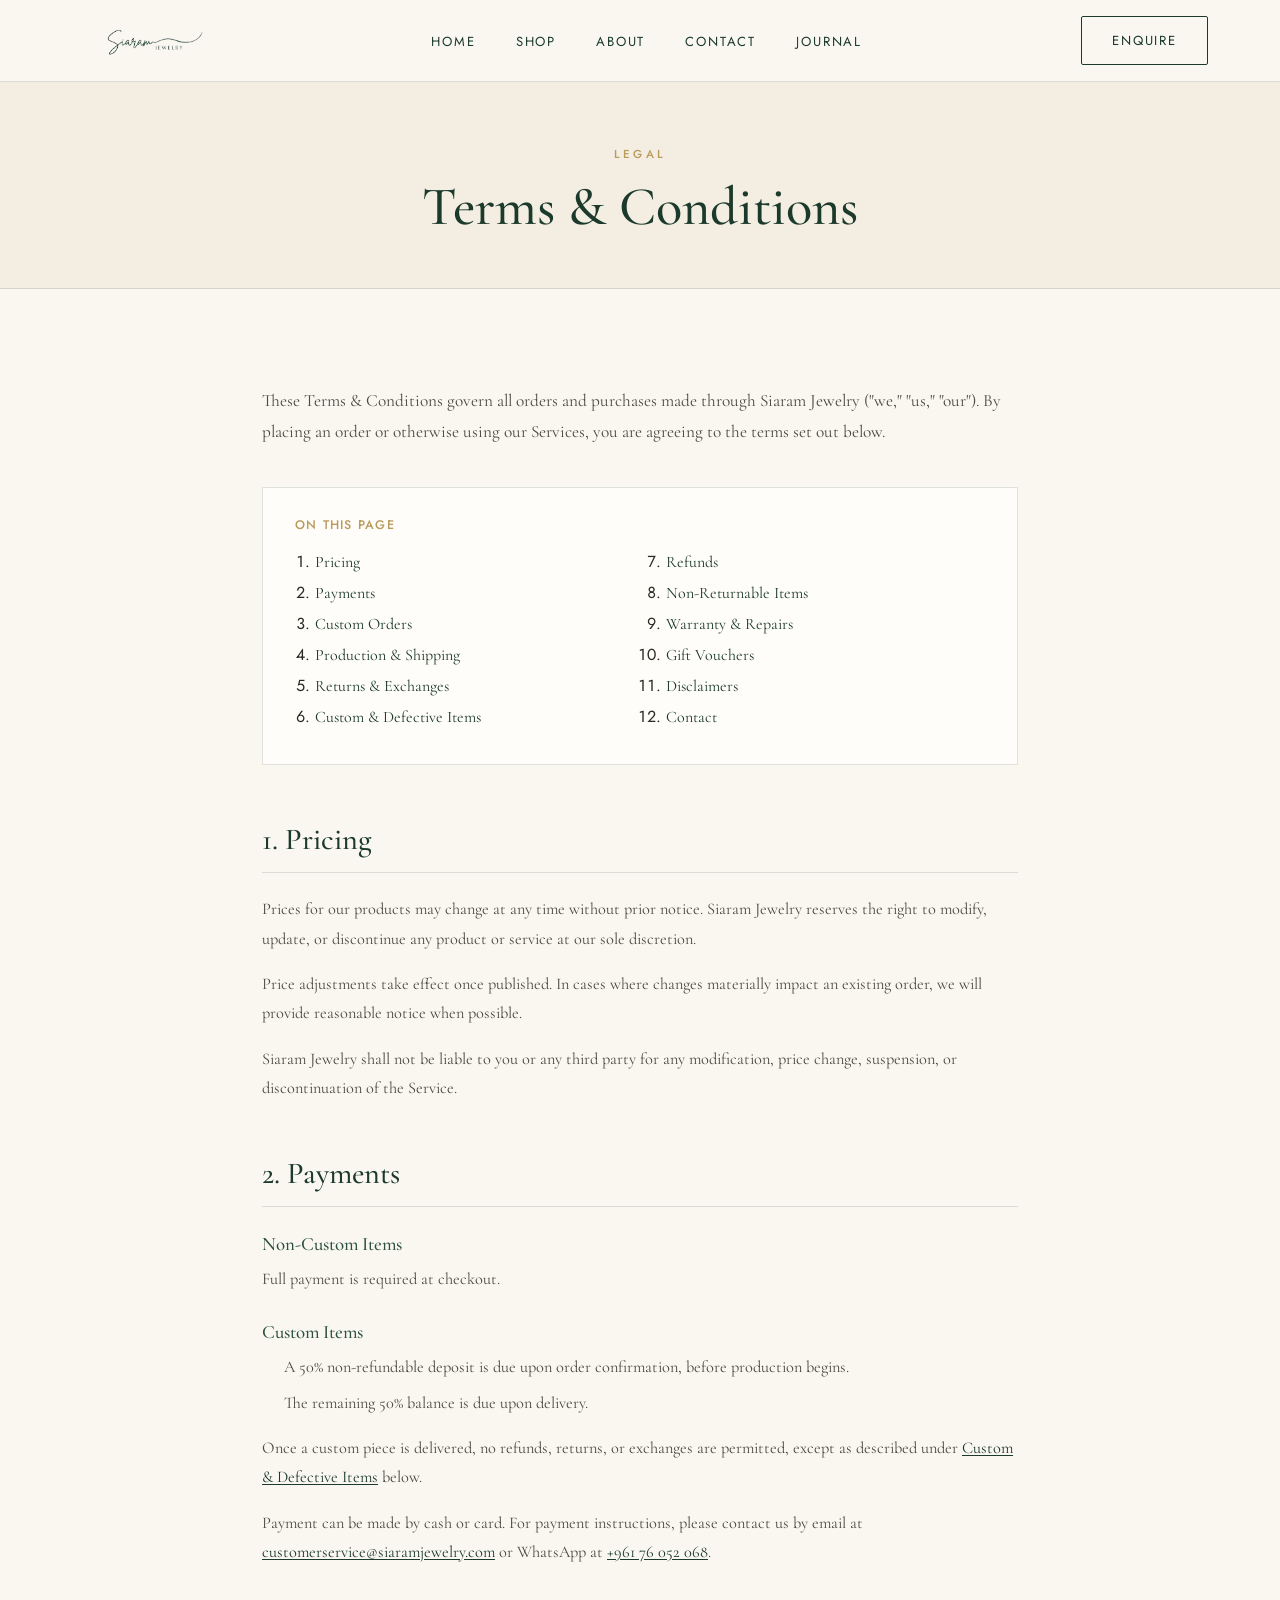
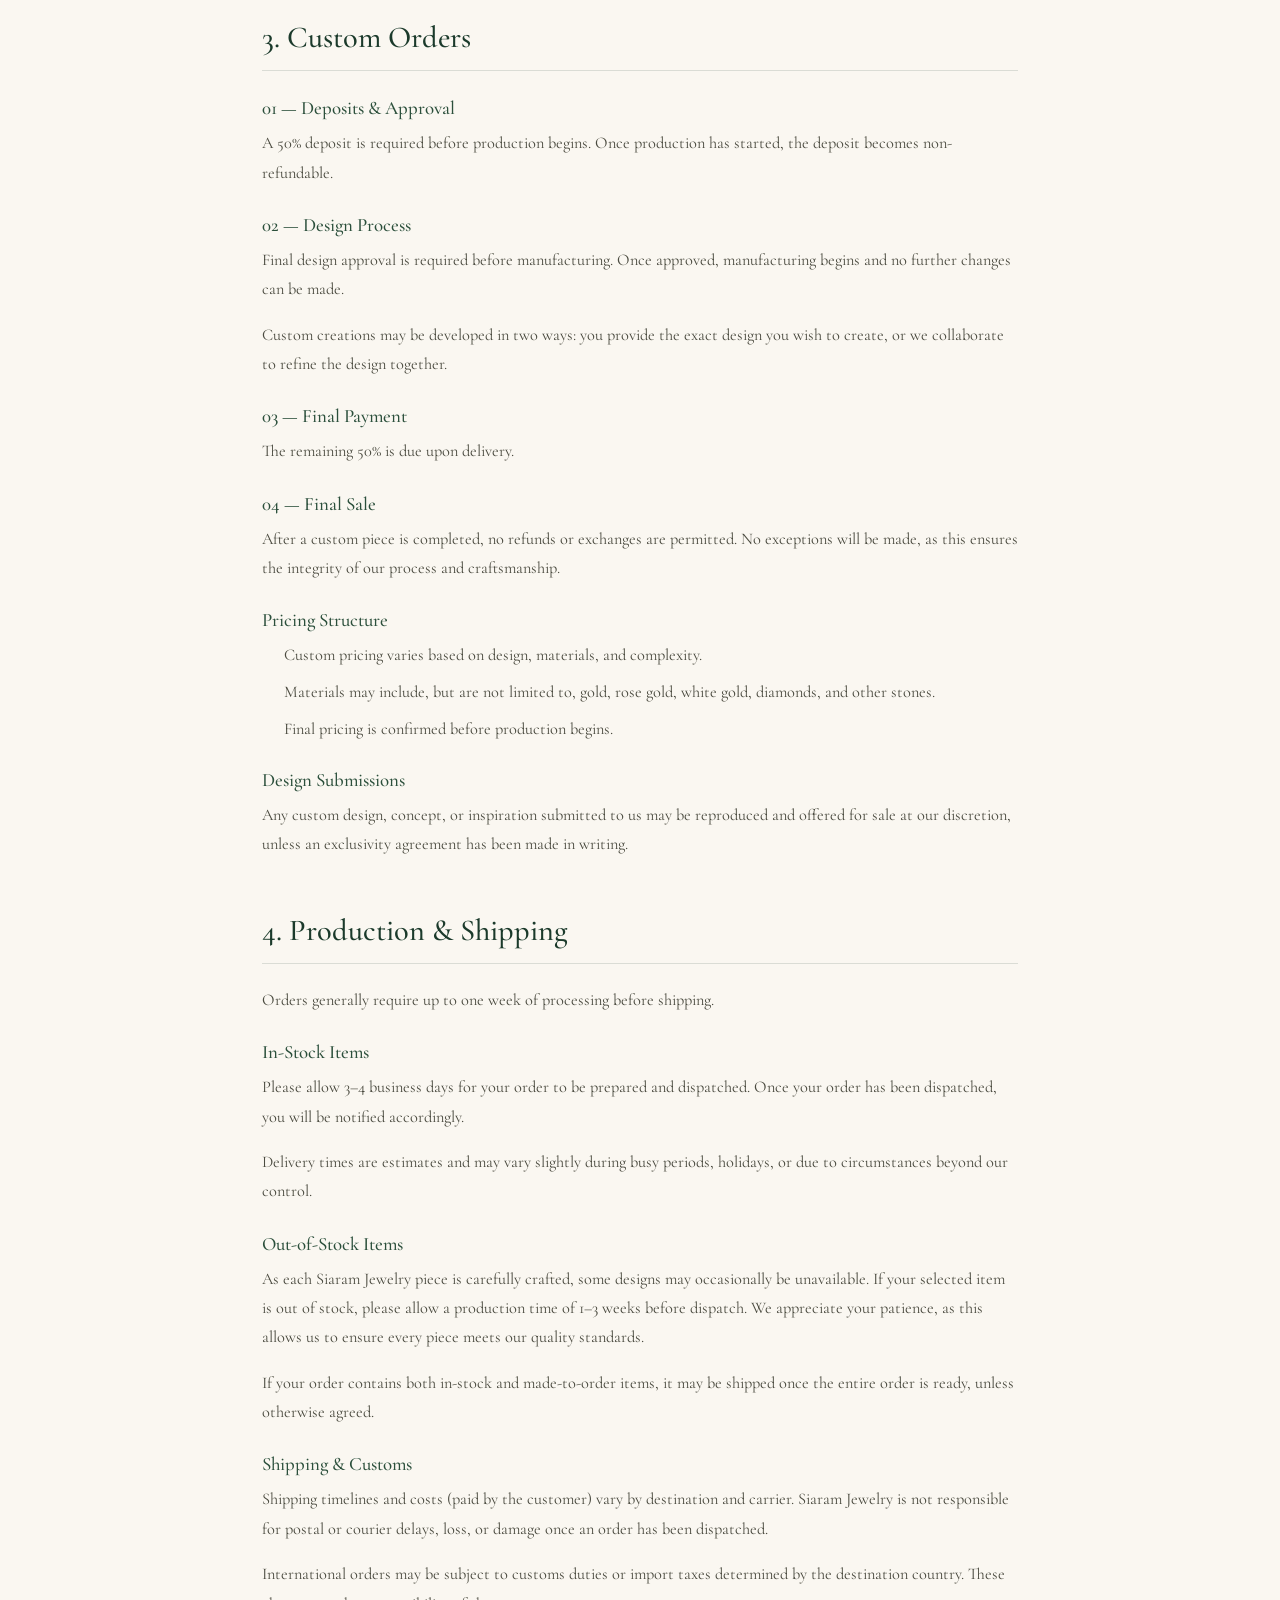
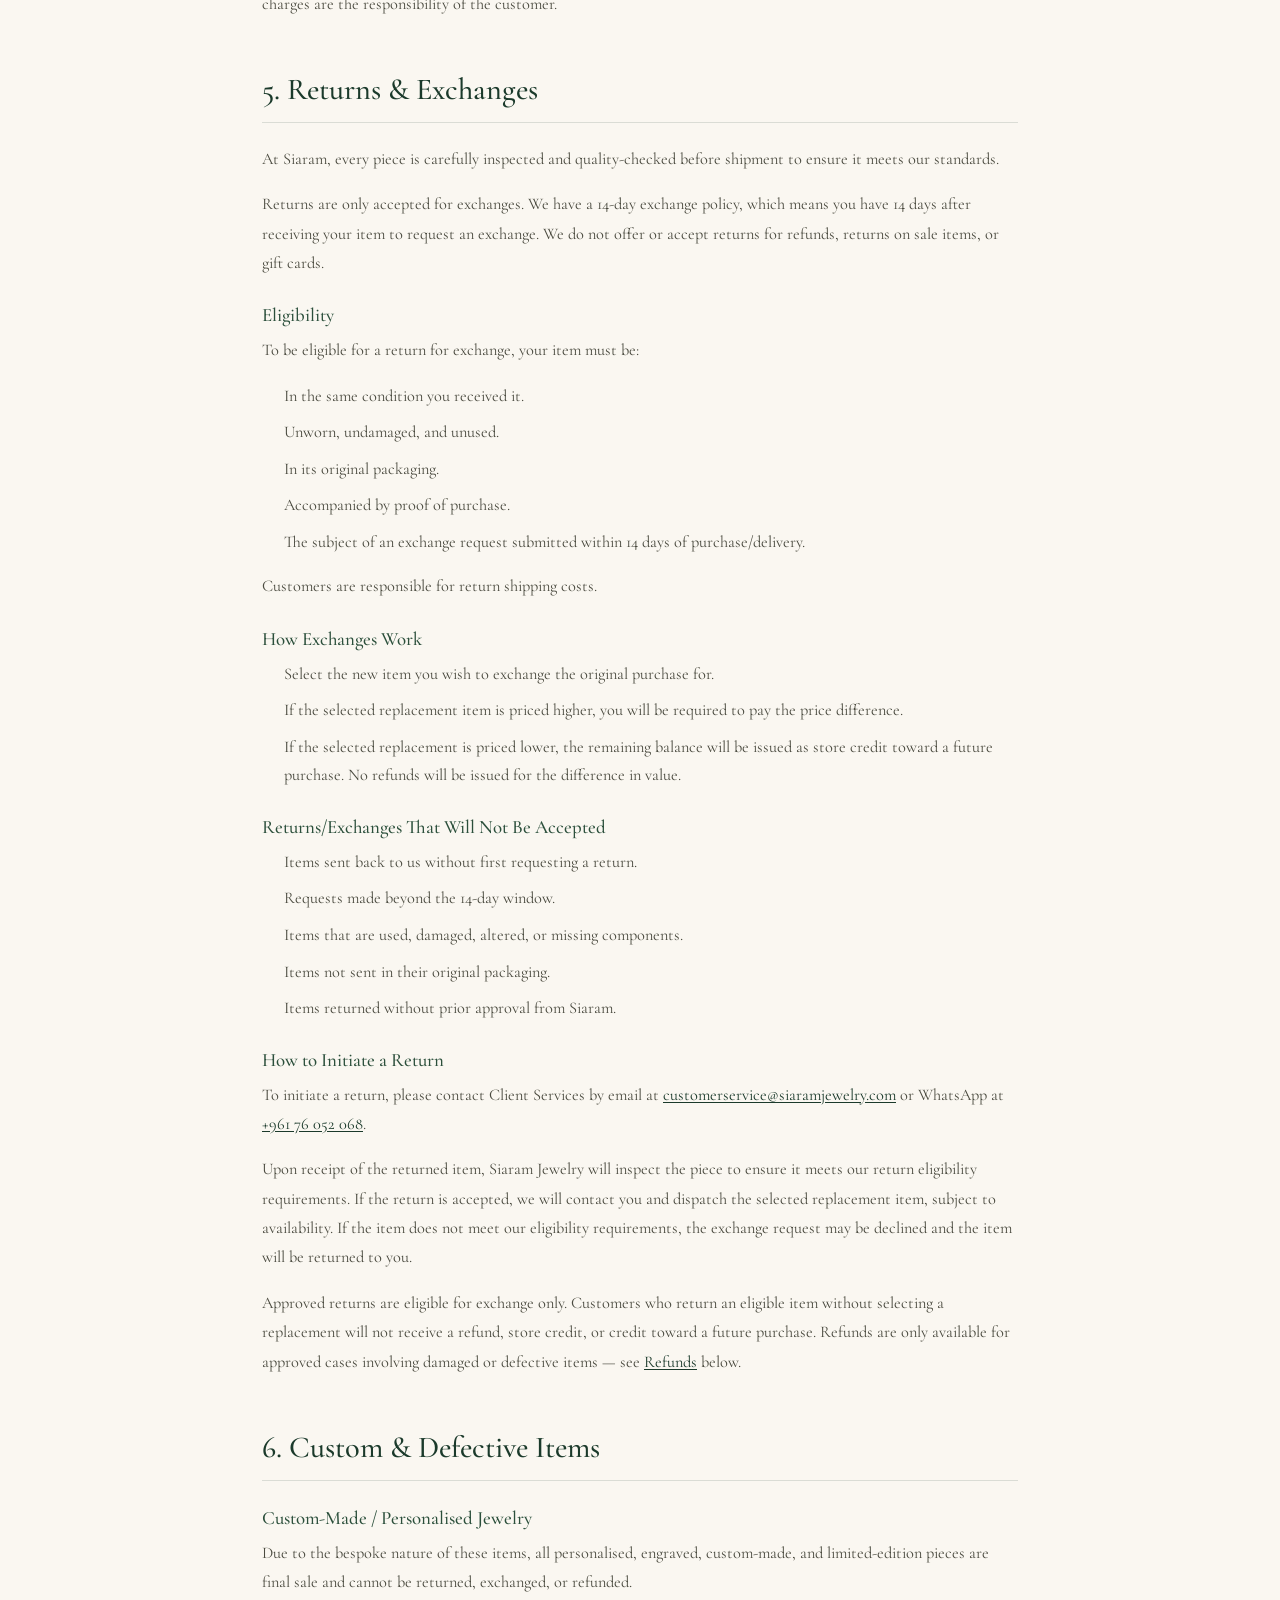
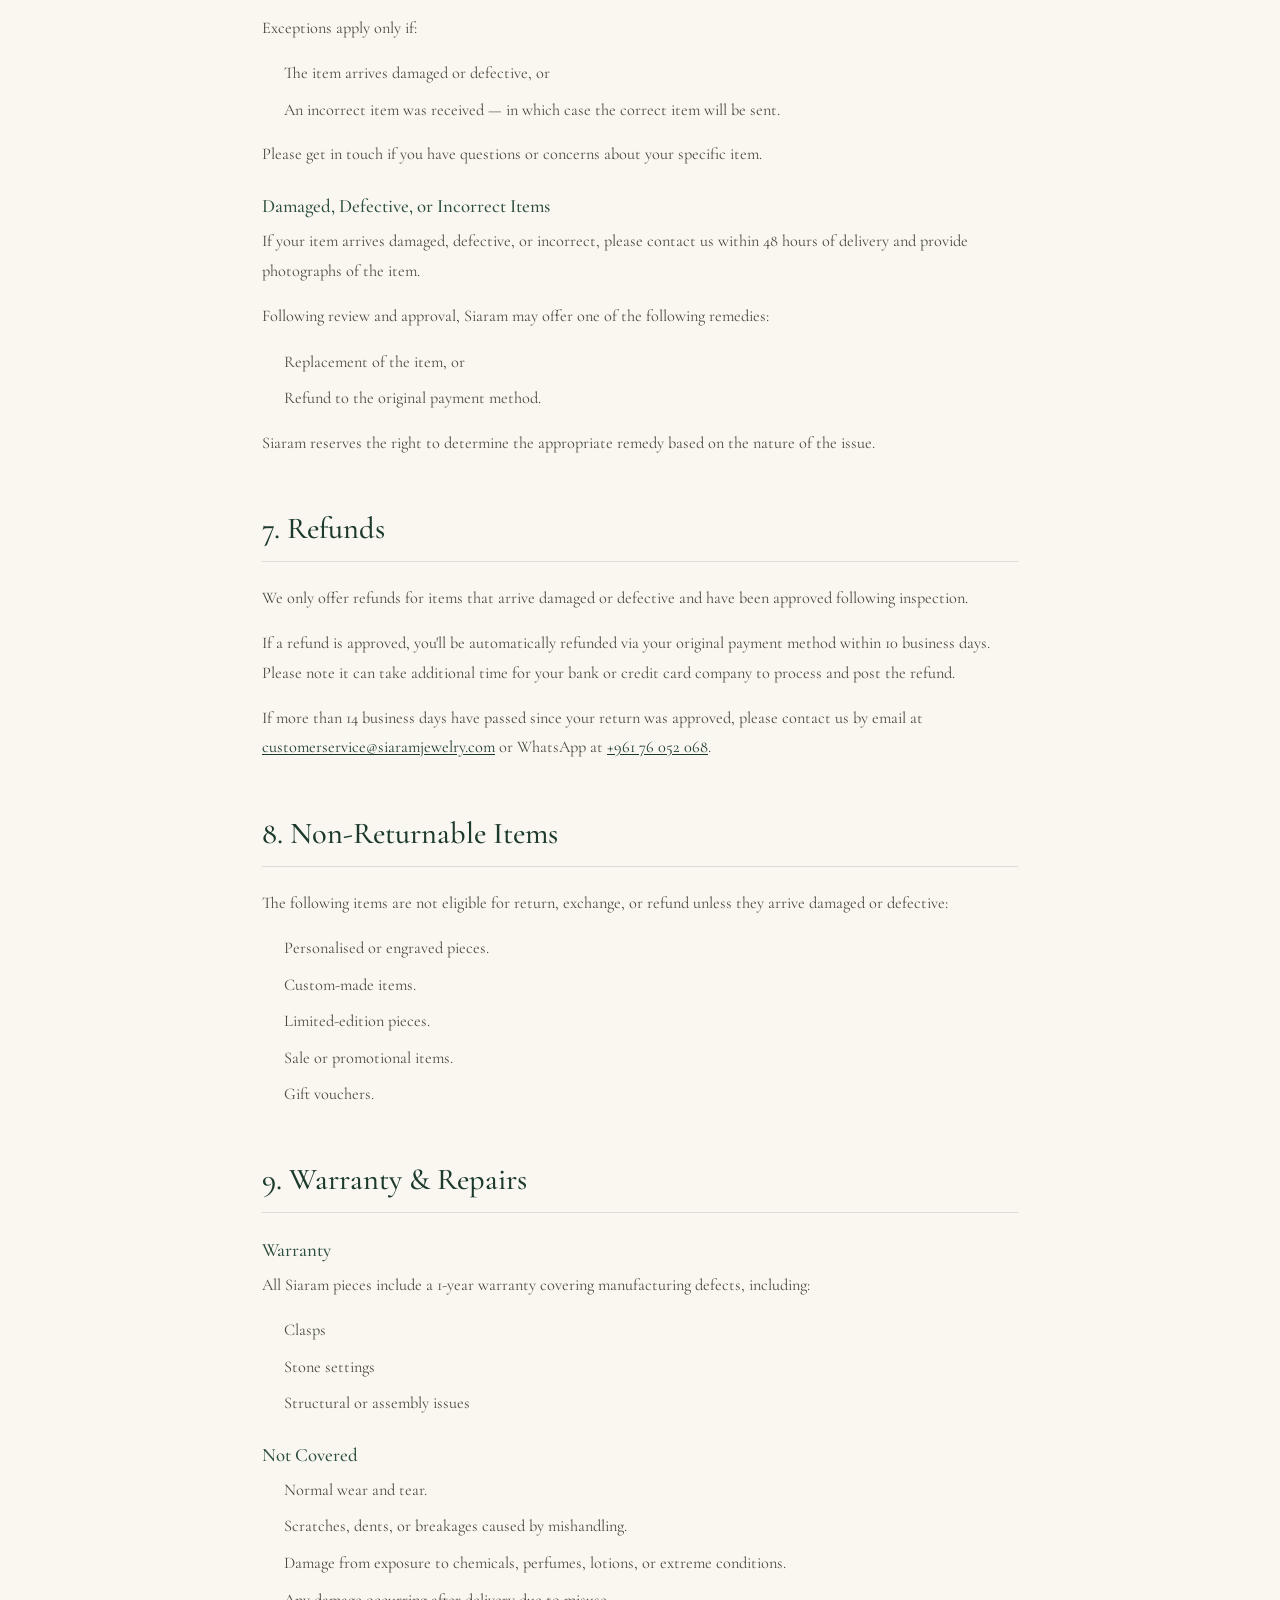
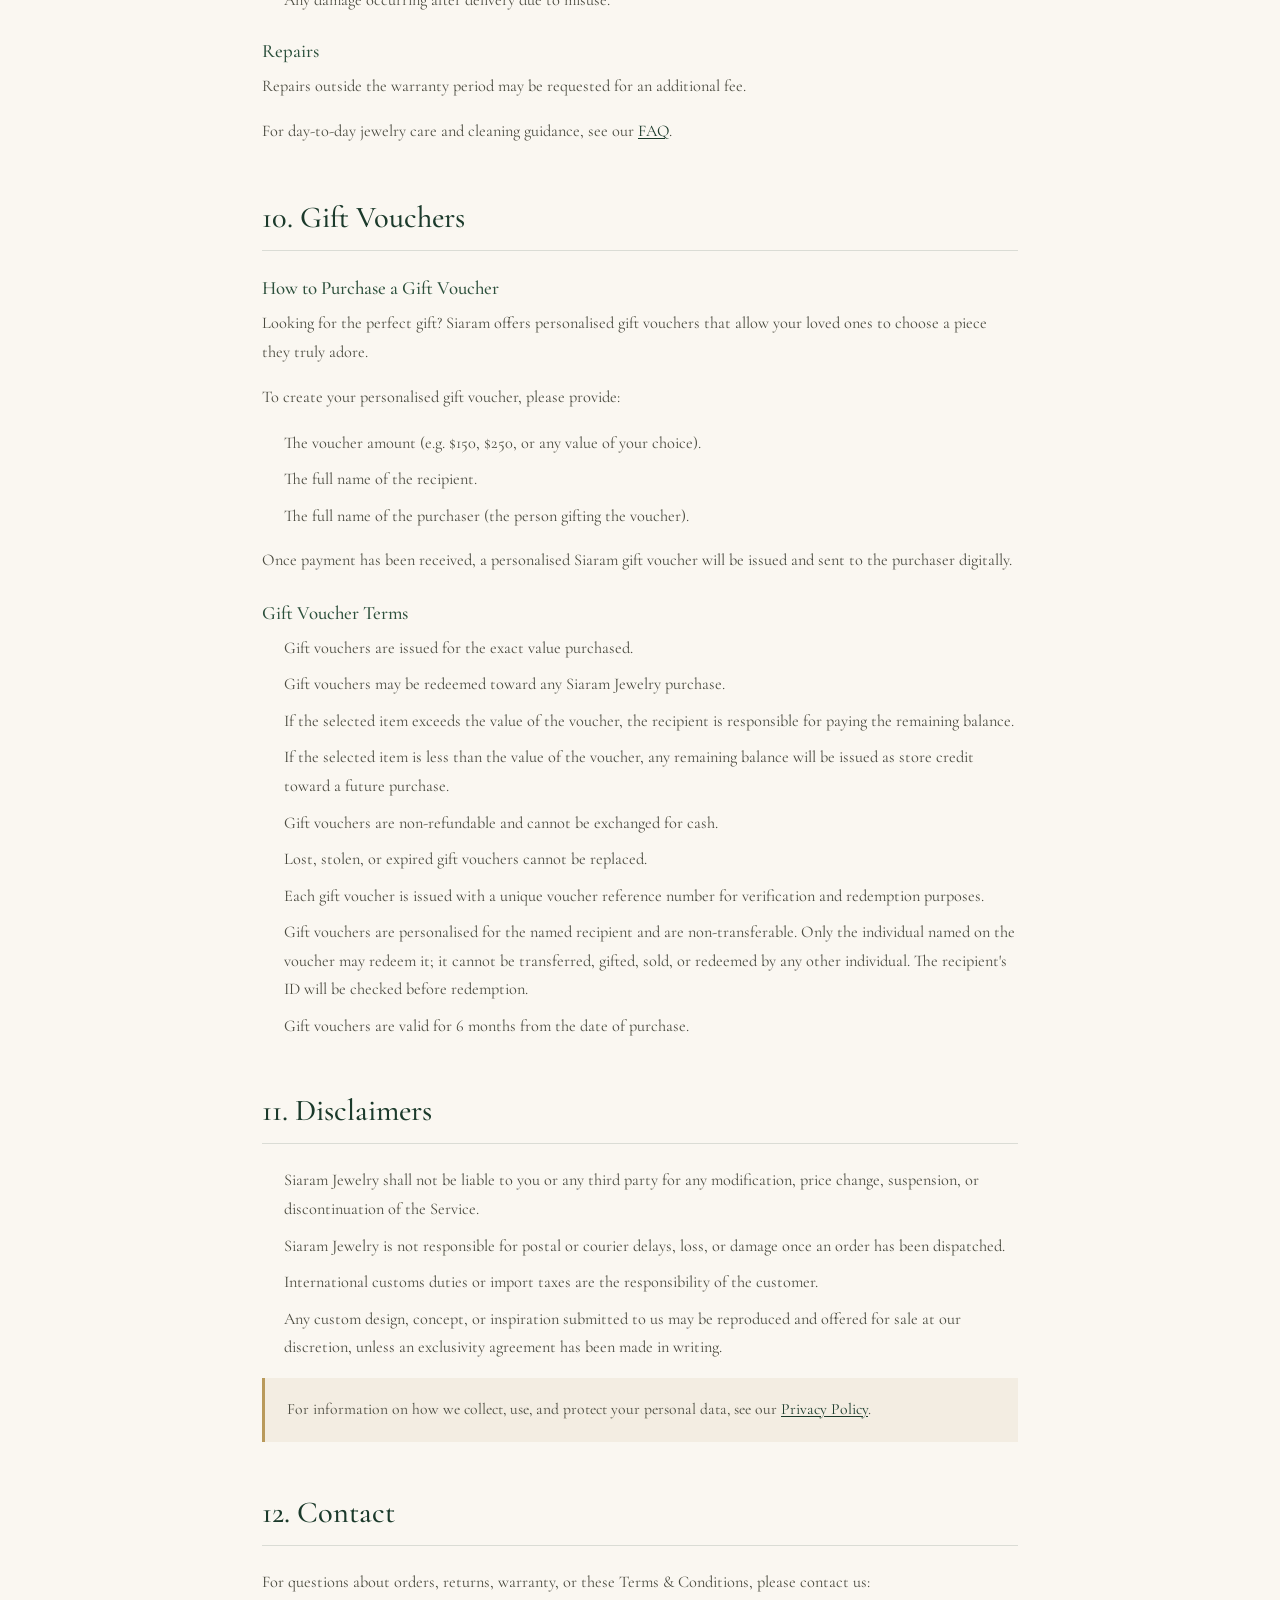
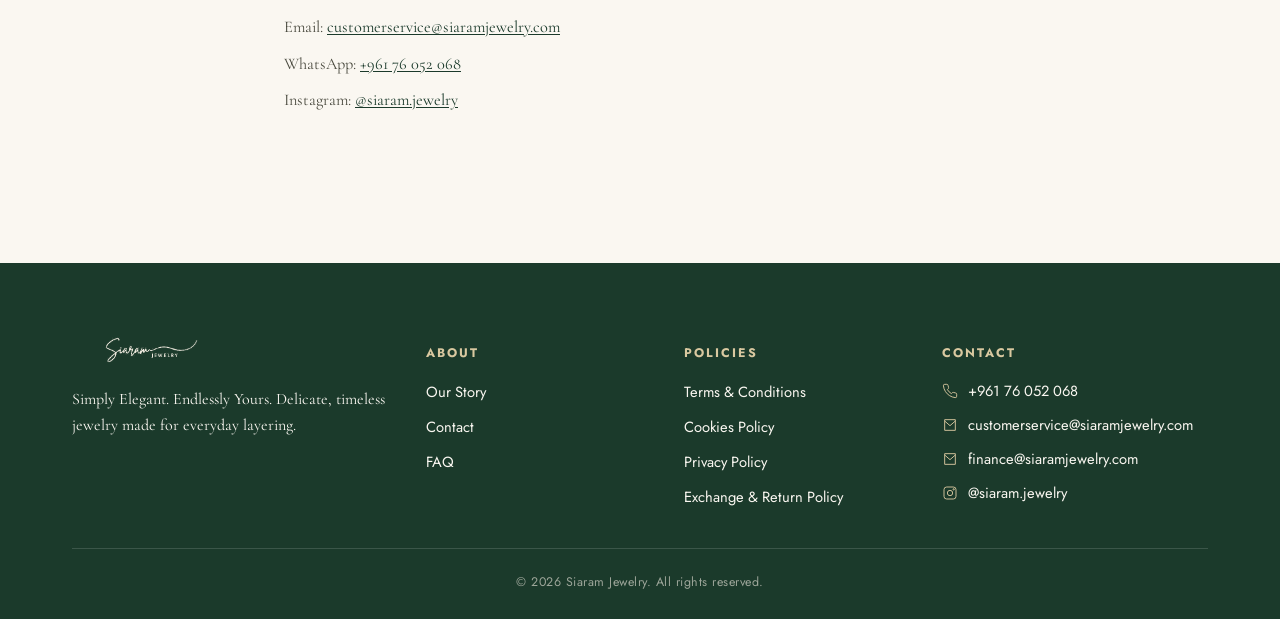
<file: terms.html>
<!DOCTYPE html>
<html lang="en">
<head>
<meta charset="UTF-8" />
<meta name="viewport" content="width=device-width, initial-scale=1.0" />
<title>Terms &amp; Conditions — Siaram Jewelry</title>
<meta name="description" content="Terms and conditions for orders, custom pieces, shipping, returns, warranty, and gift vouchers at Siaram Jewelry." />
<link rel="icon" href="images/logo.jpeg" />
<link rel="stylesheet" href="css/style.css" />
</head>
<body>

<header class="site-header">
  <nav class="nav">
    <a href="index.html" class="nav-logo"><img src="images/logo-transparent.png" alt="Siaram Jewelry" /></a>
    <ul class="nav-links">
      <li><a href="index.html">Home</a></li>
      <li><a href="shop.html">Shop</a></li>
      <li><a href="about.html">About</a></li>
      <li><a href="contact.html">Contact</a></li>
      <li><a href="journal.html">Journal</a></li>
    </ul>
    <div class="nav-cta">
      <a href="mailto:customerservice@siaramjewelry.com?subject=Enquiry" class="btn btn-outline">Enquire</a>
      <button class="nav-toggle" aria-label="Menu">
        <span></span><span></span><span></span>
      </button>
    </div>
  </nav>
  <div class="mobile-menu">
    <a href="index.html">Home</a>
    <a href="shop.html">Shop</a>
    <a href="about.html">About</a>
    <a href="contact.html">Contact</a>
    <a href="journal.html">Journal</a>
  </div>
</header>

<section class="page-hero">
  <div class="container">
    <span class="eyebrow">Legal</span>
    <h1>Terms &amp; Conditions</h1>
  </div>
</section>

<section>
  <div class="container legal-page">

    <div class="legal-intro reveal">
      <p>These Terms &amp; Conditions govern all orders and purchases made through Siaram Jewelry ("we," "us," "our"). By placing an order or otherwise using our Services, you are agreeing to the terms set out below.</p>
    </div>

    <nav class="legal-toc reveal" aria-label="Table of contents">
      <h2>On This Page</h2>
      <ol>
        <li><a href="#pricing">Pricing</a></li>
        <li><a href="#payments">Payments</a></li>
        <li><a href="#custom-orders">Custom Orders</a></li>
        <li><a href="#shipping">Production &amp; Shipping</a></li>
        <li><a href="#returns">Returns &amp; Exchanges</a></li>
        <li><a href="#custom-defective">Custom &amp; Defective Items</a></li>
        <li><a href="#refunds">Refunds</a></li>
        <li><a href="#non-returnable">Non-Returnable Items</a></li>
        <li><a href="#warranty">Warranty &amp; Repairs</a></li>
        <li><a href="#gift-vouchers">Gift Vouchers</a></li>
        <li><a href="#disclaimers">Disclaimers</a></li>
        <li><a href="#contact">Contact</a></li>
      </ol>
    </nav>

    <div class="legal-section reveal" id="pricing">
      <h2>1. Pricing</h2>
      <p>Prices for our products may change at any time without prior notice. Siaram Jewelry reserves the right to modify, update, or discontinue any product or service at our sole discretion.</p>
      <p>Price adjustments take effect once published. In cases where changes materially impact an existing order, we will provide reasonable notice when possible.</p>
      <p>Siaram Jewelry shall not be liable to you or any third party for any modification, price change, suspension, or discontinuation of the Service.</p>
    </div>

    <div class="legal-section reveal" id="payments">
      <h2>2. Payments</h2>
      <h3>Non-Custom Items</h3>
      <p>Full payment is required at checkout.</p>
      <h3>Custom Items</h3>
      <ul>
        <li>A 50% non-refundable deposit is due upon order confirmation, before production begins.</li>
        <li>The remaining 50% balance is due upon delivery.</li>
      </ul>
      <p>Once a custom piece is delivered, no refunds, returns, or exchanges are permitted, except as described under <a href="#custom-defective">Custom &amp; Defective Items</a> below.</p>
      <p>Payment can be made by cash or card. For payment instructions, please contact us by email at <a href="mailto:customerservice@siaramjewelry.com">customerservice@siaramjewelry.com</a> or WhatsApp at <a href="https://wa.me/96176052068" target="_blank" rel="noopener">+961 76 052 068</a>.</p>
    </div>

    <div class="legal-section reveal" id="custom-orders">
      <h2>3. Custom Orders</h2>

      <h3>01 — Deposits &amp; Approval</h3>
      <p>A 50% deposit is required before production begins. Once production has started, the deposit becomes non-refundable.</p>

      <h3>02 — Design Process</h3>
      <p>Final design approval is required before manufacturing. Once approved, manufacturing begins and no further changes can be made.</p>
      <p>Custom creations may be developed in two ways: you provide the exact design you wish to create, or we collaborate to refine the design together.</p>

      <h3>03 — Final Payment</h3>
      <p>The remaining 50% is due upon delivery.</p>

      <h3>04 — Final Sale</h3>
      <p>After a custom piece is completed, no refunds or exchanges are permitted. No exceptions will be made, as this ensures the integrity of our process and craftsmanship.</p>

      <h3>Pricing Structure</h3>
      <ul>
        <li>Custom pricing varies based on design, materials, and complexity.</li>
        <li>Materials may include, but are not limited to, gold, rose gold, white gold, diamonds, and other stones.</li>
        <li>Final pricing is confirmed before production begins.</li>
      </ul>

      <h3>Design Submissions</h3>
      <p>Any custom design, concept, or inspiration submitted to us may be reproduced and offered for sale at our discretion, unless an exclusivity agreement has been made in writing.</p>
    </div>

    <div class="legal-section reveal" id="shipping">
      <h2>4. Production &amp; Shipping</h2>
      <p>Orders generally require up to one week of processing before shipping.</p>

      <h3>In-Stock Items</h3>
      <p>Please allow 3&ndash;4 business days for your order to be prepared and dispatched. Once your order has been dispatched, you will be notified accordingly.</p>
      <p>Delivery times are estimates and may vary slightly during busy periods, holidays, or due to circumstances beyond our control.</p>

      <h3>Out-of-Stock Items</h3>
      <p>As each Siaram Jewelry piece is carefully crafted, some designs may occasionally be unavailable. If your selected item is out of stock, please allow a production time of 1&ndash;3 weeks before dispatch. We appreciate your patience, as this allows us to ensure every piece meets our quality standards.</p>
      <p>If your order contains both in-stock and made-to-order items, it may be shipped once the entire order is ready, unless otherwise agreed.</p>

      <h3>Shipping &amp; Customs</h3>
      <p>Shipping timelines and costs (paid by the customer) vary by destination and carrier. Siaram Jewelry is not responsible for postal or courier delays, loss, or damage once an order has been dispatched.</p>
      <p>International orders may be subject to customs duties or import taxes determined by the destination country. These charges are the responsibility of the customer.</p>
    </div>

    <div class="legal-section reveal" id="returns">
      <h2>5. Returns &amp; Exchanges</h2>
      <p>At Siaram, every piece is carefully inspected and quality-checked before shipment to ensure it meets our standards.</p>
      <p>Returns are only accepted for exchanges. We have a 14-day exchange policy, which means you have 14 days after receiving your item to request an exchange. We do not offer or accept returns for refunds, returns on sale items, or gift cards.</p>

      <h3>Eligibility</h3>
      <p>To be eligible for a return for exchange, your item must be:</p>
      <ul>
        <li>In the same condition you received it.</li>
        <li>Unworn, undamaged, and unused.</li>
        <li>In its original packaging.</li>
        <li>Accompanied by proof of purchase.</li>
        <li>The subject of an exchange request submitted within 14 days of purchase/delivery.</li>
      </ul>
      <p>Customers are responsible for return shipping costs.</p>

      <h3>How Exchanges Work</h3>
      <ul>
        <li>Select the new item you wish to exchange the original purchase for.</li>
        <li>If the selected replacement item is priced higher, you will be required to pay the price difference.</li>
        <li>If the selected replacement is priced lower, the remaining balance will be issued as store credit toward a future purchase. No refunds will be issued for the difference in value.</li>
      </ul>

      <h3>Returns/Exchanges That Will Not Be Accepted</h3>
      <ul>
        <li>Items sent back to us without first requesting a return.</li>
        <li>Requests made beyond the 14-day window.</li>
        <li>Items that are used, damaged, altered, or missing components.</li>
        <li>Items not sent in their original packaging.</li>
        <li>Items returned without prior approval from Siaram.</li>
      </ul>

      <h3>How to Initiate a Return</h3>
      <p>To initiate a return, please contact Client Services by email at <a href="mailto:customerservice@siaramjewelry.com?subject=Return%20Request">customerservice@siaramjewelry.com</a> or WhatsApp at <a href="https://wa.me/96176052068" target="_blank" rel="noopener">+961 76 052 068</a>.</p>
      <p>Upon receipt of the returned item, Siaram Jewelry will inspect the piece to ensure it meets our return eligibility requirements. If the return is accepted, we will contact you and dispatch the selected replacement item, subject to availability. If the item does not meet our eligibility requirements, the exchange request may be declined and the item will be returned to you.</p>
      <p>Approved returns are eligible for exchange only. Customers who return an eligible item without selecting a replacement will not receive a refund, store credit, or credit toward a future purchase. Refunds are only available for approved cases involving damaged or defective items &mdash; see <a href="#refunds">Refunds</a> below.</p>
    </div>

    <div class="legal-section reveal" id="custom-defective">
      <h2>6. Custom &amp; Defective Items</h2>

      <h3>Custom-Made / Personalised Jewelry</h3>
      <p>Due to the bespoke nature of these items, all personalised, engraved, custom-made, and limited-edition pieces are final sale and cannot be returned, exchanged, or refunded.</p>
      <p>Exceptions apply only if:</p>
      <ul>
        <li>The item arrives damaged or defective, or</li>
        <li>An incorrect item was received &mdash; in which case the correct item will be sent.</li>
      </ul>
      <p>Please get in touch if you have questions or concerns about your specific item.</p>

      <h3>Damaged, Defective, or Incorrect Items</h3>
      <p>If your item arrives damaged, defective, or incorrect, please contact us within 48 hours of delivery and provide photographs of the item.</p>
      <p>Following review and approval, Siaram may offer one of the following remedies:</p>
      <ul>
        <li>Replacement of the item, or</li>
        <li>Refund to the original payment method.</li>
      </ul>
      <p>Siaram reserves the right to determine the appropriate remedy based on the nature of the issue.</p>
    </div>

    <div class="legal-section reveal" id="refunds">
      <h2>7. Refunds</h2>
      <p>We only offer refunds for items that arrive damaged or defective and have been approved following inspection.</p>
      <p>If a refund is approved, you'll be automatically refunded via your original payment method within 10 business days. Please note it can take additional time for your bank or credit card company to process and post the refund.</p>
      <p>If more than 14 business days have passed since your return was approved, please contact us by email at <a href="mailto:customerservice@siaramjewelry.com">customerservice@siaramjewelry.com</a> or WhatsApp at <a href="https://wa.me/96176052068" target="_blank" rel="noopener">+961 76 052 068</a>.</p>
    </div>

    <div class="legal-section reveal" id="non-returnable">
      <h2>8. Non-Returnable Items</h2>
      <p>The following items are not eligible for return, exchange, or refund unless they arrive damaged or defective:</p>
      <ul>
        <li>Personalised or engraved pieces.</li>
        <li>Custom-made items.</li>
        <li>Limited-edition pieces.</li>
        <li>Sale or promotional items.</li>
        <li>Gift vouchers.</li>
      </ul>
    </div>

    <div class="legal-section reveal" id="warranty">
      <h2>9. Warranty &amp; Repairs</h2>
      <h3>Warranty</h3>
      <p>All Siaram pieces include a 1-year warranty covering manufacturing defects, including:</p>
      <ul>
        <li>Clasps</li>
        <li>Stone settings</li>
        <li>Structural or assembly issues</li>
      </ul>
      <h3>Not Covered</h3>
      <ul>
        <li>Normal wear and tear.</li>
        <li>Scratches, dents, or breakages caused by mishandling.</li>
        <li>Damage from exposure to chemicals, perfumes, lotions, or extreme conditions.</li>
        <li>Any damage occurring after delivery due to misuse.</li>
      </ul>
      <h3>Repairs</h3>
      <p>Repairs outside the warranty period may be requested for an additional fee.</p>
      <p>For day-to-day jewelry care and cleaning guidance, see our <a href="faq.html">FAQ</a>.</p>
    </div>

    <div class="legal-section reveal" id="gift-vouchers">
      <h2>10. Gift Vouchers</h2>
      <h3>How to Purchase a Gift Voucher</h3>
      <p>Looking for the perfect gift? Siaram offers personalised gift vouchers that allow your loved ones to choose a piece they truly adore.</p>
      <p>To create your personalised gift voucher, please provide:</p>
      <ul>
        <li>The voucher amount (e.g. $150, $250, or any value of your choice).</li>
        <li>The full name of the recipient.</li>
        <li>The full name of the purchaser (the person gifting the voucher).</li>
      </ul>
      <p>Once payment has been received, a personalised Siaram gift voucher will be issued and sent to the purchaser digitally.</p>

      <h3>Gift Voucher Terms</h3>
      <ul>
        <li>Gift vouchers are issued for the exact value purchased.</li>
        <li>Gift vouchers may be redeemed toward any Siaram Jewelry purchase.</li>
        <li>If the selected item exceeds the value of the voucher, the recipient is responsible for paying the remaining balance.</li>
        <li>If the selected item is less than the value of the voucher, any remaining balance will be issued as store credit toward a future purchase.</li>
        <li>Gift vouchers are non-refundable and cannot be exchanged for cash.</li>
        <li>Lost, stolen, or expired gift vouchers cannot be replaced.</li>
        <li>Each gift voucher is issued with a unique voucher reference number for verification and redemption purposes.</li>
        <li>Gift vouchers are personalised for the named recipient and are non-transferable. Only the individual named on the voucher may redeem it; it cannot be transferred, gifted, sold, or redeemed by any other individual. The recipient's ID will be checked before redemption.</li>
        <li>Gift vouchers are valid for 6 months from the date of purchase.</li>
      </ul>
    </div>

    <div class="legal-section reveal" id="disclaimers">
      <h2>11. Disclaimers</h2>
      <ul>
        <li>Siaram Jewelry shall not be liable to you or any third party for any modification, price change, suspension, or discontinuation of the Service.</li>
        <li>Siaram Jewelry is not responsible for postal or courier delays, loss, or damage once an order has been dispatched.</li>
        <li>International customs duties or import taxes are the responsibility of the customer.</li>
        <li>Any custom design, concept, or inspiration submitted to us may be reproduced and offered for sale at our discretion, unless an exclusivity agreement has been made in writing.</li>
      </ul>
      <div class="legal-cross-link">
        <p>For information on how we collect, use, and protect your personal data, see our <a href="privacy.html">Privacy Policy</a>.</p>
      </div>
    </div>

    <div class="legal-section reveal" id="contact">
      <h2>12. Contact</h2>
      <p>For questions about orders, returns, warranty, or these Terms &amp; Conditions, please contact us:</p>
      <ul>
        <li>Email: <a href="mailto:customerservice@siaramjewelry.com">customerservice@siaramjewelry.com</a></li>
        <li>WhatsApp: <a href="https://wa.me/96176052068" target="_blank" rel="noopener">+961 76 052 068</a></li>
        <li>Instagram: <a href="https://www.instagram.com/siaram.jewelry/" target="_blank" rel="noopener">@siaram.jewelry</a></li>
      </ul>
    </div>

  </div>
</section>

<footer class="site-footer">
  <div class="container">
    <div class="footer-grid">
      <div class="footer-brand">
        <a href="index.html" class="footer-logo"><img src="images/logo-light.png" alt="Siaram Jewelry" /></a>
        <p>Simply Elegant. Endlessly Yours. Delicate, timeless jewelry made for everyday layering.</p>
      </div>
      <div class="footer-col">
        <h4>About</h4>
        <ul>
          <li><a href="about.html">Our Story</a></li>
          <li><a href="contact.html">Contact</a></li>
          <li><a href="faq.html">FAQ</a></li>
        </ul>
      </div>
      <div class="footer-col">
        <h4>Policies</h4>
        <ul>
          <li><a href="terms.html">Terms &amp; Conditions</a></li>
          <li><a href="privacy.html#information-we-collect">Cookies Policy</a></li>
          <li><a href="privacy.html">Privacy Policy</a></li>
          <li><a href="terms.html#returns">Exchange &amp; Return Policy</a></li>
        </ul>
      </div>
      <div class="footer-col">
        <h4>Contact</h4>
        <ul class="footer-contact-list">
          <li><svg class="icon" viewBox="0 0 24 24" fill="none" stroke="currentColor" stroke-width="1.4"><path d="M22 16.92v3a2 2 0 0 1-2.18 2 19.79 19.79 0 0 1-8.63-3.07 19.5 19.5 0 0 1-6-6 19.79 19.79 0 0 1-3.07-8.67A2 2 0 0 1 4.11 2h3a2 2 0 0 1 2 1.72c.127.96.362 1.903.7 2.81a2 2 0 0 1-.45 2.11L8.09 9.91a16 16 0 0 0 6 6l1.27-1.27a2 2 0 0 1 2.11-.45c.907.338 1.85.573 2.81.7A2 2 0 0 1 22 16.92z"/></svg><a href="https://wa.me/96176052068" target="_blank" rel="noopener">+961 76 052 068</a></li>
          <li><svg class="icon" viewBox="0 0 24 24" fill="none" stroke="currentColor" stroke-width="1.4"><path d="M4 4h16v16H4z"/><path d="m4 6 8 7 8-7"/></svg><a href="mailto:customerservice@siaramjewelry.com">customerservice@siaramjewelry.com</a></li>
          <li><svg class="icon" viewBox="0 0 24 24" fill="none" stroke="currentColor" stroke-width="1.4"><path d="M4 4h16v16H4z"/><path d="m4 6 8 7 8-7"/></svg><a href="mailto:finance@siaramjewelry.com">finance@siaramjewelry.com</a></li>
          <li><svg class="icon" viewBox="0 0 24 24" fill="none" stroke="currentColor" stroke-width="1.4"><rect x="3" y="3" width="18" height="18" rx="4"/><circle cx="12" cy="12" r="4"/><circle cx="17.5" cy="6.5" r="1"/></svg><a href="https://www.instagram.com/siaram.jewelry/" target="_blank" rel="noopener">@siaram.jewelry</a></li>
        </ul>
      </div>
    </div>
    <div class="footer-bottom">
      &copy; <span id="year"></span> Siaram Jewelry. All rights reserved.
    </div>
  </div>
</footer>

<script>document.getElementById('year').textContent = new Date().getFullYear();</script>
<script src="js/script.js"></script>
</body>
</html>
</file>
<file: css/style.css>
/* ==========================================================================
   Siaram Jewelry — Stylesheet
   ========================================================================== */

@import url('https://fonts.googleapis.com/css2?family=Cormorant+Garamond:ital,wght@0,400;0,500;0,600;1,400&family=Jost:wght@300;400;500;600&family=Alex+Brush&display=swap');

:root {
  --green-deep: #1b3a2b;
  --green-mid: #2b4f3b;
  --cream: #f3ede2;
  --cream-soft: #faf7f1;
  --ivory: #fffdf9;
  --gold: #b99a5b;
  --gold-soft: #d9c8a0;
  --ink: #2a2a24;
  --line: rgba(27, 58, 43, 0.14);

  --font-script: 'Alex Brush', cursive;
  --font-serif: 'Cormorant Garamond', serif;
  --font-sans: 'Jost', sans-serif;

  --container: 1200px;
}

* { box-sizing: border-box; }
html { scroll-behavior: smooth; }

body {
  margin: 0;
  font-family: var(--font-sans);
  color: var(--ink);
  background: var(--cream-soft);
  -webkit-font-smoothing: antialiased;
}

img { max-width: 100%; display: block; }
a { color: inherit; text-decoration: none; }
ul { list-style: none; margin: 0; padding: 0; }

.container {
  max-width: var(--container);
  margin: 0 auto;
  padding: 0 32px;
}

h1, h2, h3 {
  font-family: var(--font-serif);
  font-weight: 500;
  color: var(--green-deep);
  margin: 0;
}

.eyebrow {
  font-family: var(--font-sans);
  letter-spacing: 0.28em;
  text-transform: uppercase;
  font-size: 0.72rem;
  color: var(--gold);
  font-weight: 500;
}

.script {
  font-family: var(--font-script);
  color: var(--green-deep);
}

.btn {
  display: inline-flex;
  align-items: center;
  gap: 10px;
  padding: 14px 30px;
  border-radius: 2px;
  font-family: var(--font-sans);
  font-size: 0.82rem;
  letter-spacing: 0.14em;
  text-transform: uppercase;
  border: 1px solid var(--green-deep);
  transition: all 0.3s ease;
  cursor: pointer;
  background: transparent;
}

.btn-primary {
  background: var(--green-deep);
  color: var(--ivory);
}
.btn-primary:hover {
  background: var(--green-mid);
  border-color: var(--green-mid);
}

.btn-outline {
  background: transparent;
  color: var(--green-deep);
}
.btn-outline:hover {
  background: var(--green-deep);
  color: var(--ivory);
}

.btn-contact {
  background: var(--green-deep);
  color: var(--ivory);
  border-color: var(--green-deep);
  width: 100%;
  justify-content: center;
}
.btn-contact:hover { background: var(--green-mid); }

/* ---------------- Header ---------------- */
.site-header {
  position: sticky;
  top: 0;
  z-index: 100;
  background: rgba(250, 247, 241, 0.92);
  backdrop-filter: blur(8px);
  border-bottom: 1px solid var(--line);
}

.nav {
  display: flex;
  align-items: center;
  justify-content: space-between;
  padding: 16px 32px;
  max-width: var(--container);
  margin: 0 auto;
}

.nav-logo img { height: 46px; width: auto; }

.nav-links {
  display: flex;
  gap: 40px;
}

.nav-links a {
  font-size: 0.82rem;
  letter-spacing: 0.14em;
  text-transform: uppercase;
  color: var(--green-deep);
  position: relative;
  padding-bottom: 4px;
}

.nav-links a::after {
  content: '';
  position: absolute;
  left: 0; bottom: 0;
  width: 0; height: 1px;
  background: var(--gold);
  transition: width 0.3s ease;
}
.nav-links a:hover::after,
.nav-links a.active::after { width: 100%; }

.nav-cta { display: flex; align-items: center; gap: 20px; }

.nav-toggle {
  display: none;
  flex-direction: column;
  gap: 5px;
  background: none;
  border: none;
  cursor: pointer;
  padding: 4px;
}
.nav-toggle span {
  width: 24px; height: 1.5px;
  background: var(--green-deep);
}

.mobile-menu {
  display: none;
  flex-direction: column;
  padding: 8px 32px 24px;
  gap: 18px;
  border-top: 1px solid var(--line);
}
.mobile-menu a {
  font-size: 0.9rem;
  letter-spacing: 0.1em;
  text-transform: uppercase;
  color: var(--green-deep);
}
.mobile-menu.open { display: flex; }

/* ---------------- Hero ---------------- */
.hero {
  position: relative;
  min-height: 88vh;
  display: flex;
  align-items: center;
  justify-content: center;
  text-align: center;
  overflow: hidden;
  background: var(--cream);
}

.hero-bg {
  position: absolute;
  inset: 0;
  background-size: cover;
  background-position: center 30%;
  opacity: 0.28;
}

.hero-bg::after {
  content: '';
  position: absolute;
  inset: 0;
  background: linear-gradient(180deg, rgba(243,237,226,0.55) 0%, rgba(243,237,226,0.92) 100%);
}

.hero-content {
  position: relative;
  z-index: 2;
  max-width: 640px;
  padding: 0 24px;
}

.hero-content .script {
  font-size: clamp(3rem, 8vw, 5.5rem);
  line-height: 1;
  display: block;
  margin-bottom: 6px;
}

.hero-logo {
  width: clamp(260px, 34vw, 440px);
  height: auto;
  margin: 0 auto 22px;
  transform: translateX(-9.02%);
}

.hero-content .hero-sub {
  font-family: var(--font-sans);
  font-weight: 400;
  letter-spacing: 0.06em;
  color: var(--green-mid);
  margin-bottom: 20px;
}

.hero-content p.tagline {
  font-family: var(--font-serif);
  font-style: italic;
  font-size: 1.3rem;
  color: var(--green-deep);
  margin: 0 0 32px;
}

.hero-actions {
  display: flex;
  gap: 16px;
  justify-content: center;
  flex-wrap: wrap;
}

/* ---------------- Sections ---------------- */
section { padding: 96px 0; }
.section-head {
  text-align: center;
  max-width: 560px;
  margin: 0 auto 56px;
}
.section-head h2 {
  font-size: clamp(2rem, 4vw, 2.6rem);
  margin-top: 10px;
}
.section-head p {
  color: var(--green-mid);
  font-family: var(--font-serif);
  font-size: 1.1rem;
  margin-top: 14px;
}

.alt-bg { background: var(--cream); }

/* ---------------- Story block / pull quote ---------------- */
.story-block {
  max-width: 720px;
  margin: 0 auto;
  text-align: center;
}
.story-block .eyebrow { display: block; margin-bottom: 14px; }
.story-block h2 { font-size: clamp(2rem, 4vw, 2.6rem); margin-bottom: 22px; }
.story-block p {
  font-family: var(--font-serif);
  font-size: 1.14rem;
  line-height: 1.8;
  color: #4a4a3f;
  margin: 0 0 16px;
}

.pull-quote {
  font-family: var(--font-serif);
  font-style: italic;
  font-size: clamp(1.4rem, 3vw, 1.9rem);
  color: var(--green-deep);
  text-align: center;
  max-width: 640px;
  margin: 36px auto 0;
  line-height: 1.5;
}

/* ---------------- Product grid ---------------- */
.product-grid {
  display: grid;
  grid-template-columns: repeat(3, 1fr);
  gap: 36px;
}

.product-card {
  background: var(--ivory);
  border: 1px solid var(--line);
  overflow: hidden;
  display: flex;
  flex-direction: column;
  opacity: 0;
  transform: translateY(24px);
  transition: opacity 0.7s ease, transform 0.7s ease;
}
.product-card.in-view { opacity: 1; transform: translateY(0); }

.product-media {
  aspect-ratio: 1 / 1;
  overflow: hidden;
  background: var(--cream);
}
.product-media img {
  width: 100%; height: 100%;
  object-fit: cover;
  transition: transform 0.6s ease;
}
.product-card:hover .product-media img { transform: scale(1.06); }

.product-body {
  padding: 26px 24px 28px;
  display: flex;
  flex-direction: column;
  gap: 10px;
  flex: 1;
}

.product-cat {
  font-size: 0.68rem;
  letter-spacing: 0.2em;
  text-transform: uppercase;
  color: var(--gold);
}

.product-body h3 {
  font-size: 1.4rem;
}

.product-body p {
  font-family: var(--font-serif);
  color: #5c5c50;
  font-size: 1rem;
  line-height: 1.5;
  margin: 0;
  flex: 1;
}

.product-body .btn-contact { margin-top: 8px; }

/* ---------------- About teaser / story ---------------- */
.split {
  display: grid;
  grid-template-columns: 1fr 1fr;
  gap: 64px;
  align-items: center;
}

.split-media {
  aspect-ratio: 4/5;
  overflow: hidden;
}
.split-media img { width: 100%; height: 100%; object-fit: cover; }

.split-text .eyebrow { display: block; margin-bottom: 14px; }
.split-text h2 { font-size: clamp(2rem, 4vw, 2.6rem); margin-bottom: 20px; }
.split-text p {
  font-family: var(--font-serif);
  font-size: 1.12rem;
  line-height: 1.75;
  color: #4a4a3f;
  margin: 0 0 16px;
}

/* ---------------- Values / features strip ---------------- */
.features {
  display: grid;
  grid-template-columns: repeat(3, 1fr);
  gap: 40px;
  text-align: center;
}
.feature h3 {
  font-size: 1.25rem;
  margin: 14px 0 8px;
}
.feature p {
  font-family: var(--font-serif);
  color: #5c5c50;
  line-height: 1.6;
  margin: 0;
}
.feature-icon {
  width: 40px; height: 40px;
  margin: 0 auto;
  color: var(--gold);
}

/* ---------------- Help / FAQ grid ---------------- */
.help-grid {
  display: grid;
  grid-template-columns: repeat(3, 1fr);
  gap: 28px;
}
.help-grid.single {
  grid-template-columns: minmax(260px, 420px);
  justify-content: center;
}

.help-card {
  background: var(--ivory);
  border: 1px solid var(--line);
  padding: 30px 28px;
  display: flex;
  flex-direction: column;
  gap: 12px;
}

.help-icon { font-size: 1.4rem; }

.help-card h4 {
  font-family: var(--font-serif);
  font-size: 1.3rem;
  color: var(--green-deep);
  margin: 0;
}

.help-card ul {
  display: flex;
  flex-direction: column;
  gap: 6px;
  flex: 1;
}
.help-card li {
  font-family: var(--font-serif);
  font-size: 0.98rem;
  color: #5c5c50;
  line-height: 1.5;
  padding-left: 14px;
  position: relative;
}
.help-card li::before {
  content: '\2013';
  position: absolute;
  left: 0;
  color: var(--gold);
}

.help-link {
  font-family: var(--font-sans);
  font-size: 0.76rem;
  letter-spacing: 0.1em;
  text-transform: uppercase;
  color: var(--green-deep);
  border-top: 1px solid var(--line);
  padding-top: 14px;
  margin-top: 4px;
}
.help-link:hover { color: var(--gold); }

/* ---------------- Instagram / CTA banner ---------------- */
.cta-banner {
  background: var(--green-deep);
  color: var(--ivory);
  text-align: center;
  padding: 90px 0;
}
.cta-banner .script { color: var(--gold-soft); font-size: 2.6rem; display: block; margin-bottom: 10px; }
.cta-banner h2 { color: var(--ivory); font-size: clamp(1.8rem, 3.6vw, 2.4rem); margin-bottom: 26px; }
.cta-banner .btn-outline { border-color: var(--ivory); color: var(--ivory); }
.cta-banner .btn-outline:hover { background: var(--ivory); color: var(--green-deep); }

/* ---------------- FAQ accordion ---------------- */
.faq-category {
  max-width: 780px;
  margin: 0 auto 72px;
}
.faq-category:last-child { margin-bottom: 0; }

.faq-category-title {
  font-family: var(--font-serif);
  font-size: 1.5rem;
  color: var(--green-deep);
  margin: 0 0 4px;
}
.faq-category-title .eyebrow { display: block; margin-bottom: 10px; }

.faq-list { border-top: 1px solid var(--line); }

.faq-item { border-bottom: 1px solid var(--line); }

.faq-question {
  width: 100%;
  display: flex;
  align-items: center;
  justify-content: space-between;
  gap: 20px;
  padding: 22px 4px;
  background: none;
  border: none;
  cursor: pointer;
  text-align: left;
  font-family: var(--font-serif);
  font-size: 1.12rem;
  color: var(--green-deep);
}

.faq-icon {
  flex-shrink: 0;
  width: 22px;
  height: 22px;
  position: relative;
}
.faq-icon::before,
.faq-icon::after {
  content: '';
  position: absolute;
  background: var(--gold);
  top: 50%;
  left: 50%;
  transform: translate(-50%, -50%);
  transition: transform 0.3s ease, opacity 0.3s ease;
}
.faq-icon::before { width: 14px; height: 1.5px; }
.faq-icon::after { width: 1.5px; height: 14px; }
.faq-item.open .faq-icon::after { transform: translate(-50%, -50%) rotate(90deg); opacity: 0; }

.faq-answer {
  max-height: 0;
  overflow: hidden;
  transition: max-height 0.35s ease;
}
.faq-answer p {
  font-family: var(--font-serif);
  font-size: 1.02rem;
  line-height: 1.7;
  color: #5c5c50;
  padding: 0 4px 22px;
  margin: 0;
}
.faq-item.open .faq-answer { max-height: 400px; }

.faq-note {
  text-align: center;
  margin-top: 8px;
}
.faq-note p {
  font-family: var(--font-serif);
  font-size: 1.02rem;
  color: var(--green-mid);
}

/* ---------------- Shop filter ---------------- */
.filter-bar {
  display: flex;
  justify-content: center;
  gap: 12px;
  flex-wrap: wrap;
  margin-bottom: 52px;
}
.filter-btn {
  padding: 9px 20px;
  border: 1px solid var(--line);
  background: transparent;
  font-family: var(--font-sans);
  font-size: 0.75rem;
  letter-spacing: 0.12em;
  text-transform: uppercase;
  color: var(--green-mid);
  cursor: pointer;
  transition: all 0.25s ease;
}
.filter-btn:hover { border-color: var(--green-deep); }
.filter-btn.active { background: var(--green-deep); color: var(--ivory); border-color: var(--green-deep); }

/* ---------------- Contact ---------------- */
.contact-wrap {
  display: flex;
  justify-content: center;
}
.contact-card {
  background: var(--ivory);
  border: 1px solid var(--line);
  padding: 40px;
  max-width: 560px;
  width: 100%;
}
.contact-card p.contact-note {
  margin-top: 40px;
  font-family: var(--font-serif);
  font-style: italic;
  font-size: 0.86rem;
  color: var(--green-mid);
}
.contact-card h3 { font-size: 1.5rem; margin-bottom: 10px; }
.contact-card p {
  font-family: var(--font-serif);
  color: #5c5c50;
  margin: 0 0 24px;
  line-height: 1.6;
}
.contact-list { display: flex; flex-direction: column; gap: 18px; margin-top: 28px; }
.contact-item {
  display: flex;
  align-items: center;
  gap: 14px;
  font-size: 0.98rem;
}
.contact-item .icon {
  width: 20px; height: 20px;
  color: var(--gold);
  flex-shrink: 0;
}
.contact-item a:hover { color: var(--gold); }

/* ---------------- Footer ---------------- */
.site-footer {
  background: var(--green-deep);
  color: var(--cream);
  padding: 64px 0 28px;
}
.footer-grid {
  display: grid;
  grid-template-columns: 1.3fr 0.9fr 0.9fr 1.1fr;
  gap: 40px;
  padding-bottom: 40px;
  border-bottom: 1px solid rgba(255,255,255,0.14);
}
.footer-logo img { height: 44px; margin-bottom: 16px; }
.footer-grid p { font-family: var(--font-serif); color: var(--cream-soft); line-height: 1.6; max-width: 320px; }
.footer-col h4 {
  font-family: var(--font-sans);
  font-size: 0.78rem;
  letter-spacing: 0.16em;
  text-transform: uppercase;
  color: var(--gold-soft);
  margin-bottom: 18px;
}
.footer-col ul { display: flex; flex-direction: column; gap: 12px; }
.footer-col a { font-size: 0.92rem; color: var(--cream-soft); }
.footer-col a:hover { color: var(--gold-soft); }

.footer-contact-list li {
  display: flex;
  align-items: center;
  gap: 10px;
}
.footer-contact-list .icon {
  width: 16px;
  height: 16px;
  color: var(--gold-soft);
  flex-shrink: 0;
}

.footer-bottom {
  padding-top: 24px;
  text-align: center;
  font-size: 0.78rem;
  letter-spacing: 0.04em;
  color: rgba(243,237,226,0.6);
}
.footer-bottom a {
  color: rgba(243,237,226,0.85);
  text-decoration: underline;
  text-underline-offset: 3px;
}
.footer-bottom a:hover { color: var(--gold-soft); }

/* ---------------- Legal pages ---------------- */
.legal-page { max-width: 820px; margin: 0 auto; }

.legal-meta {
  font-family: var(--font-sans);
  font-size: 0.78rem;
  letter-spacing: 0.06em;
  text-transform: uppercase;
  color: var(--green-mid);
  margin-bottom: 40px;
}

.legal-intro p {
  font-family: var(--font-serif);
  font-size: 1.08rem;
  line-height: 1.8;
  color: #4a4a3f;
  margin: 0 0 16px;
}

.legal-toc {
  background: var(--ivory);
  border: 1px solid var(--line);
  padding: 28px 32px;
  margin: 40px 0 56px;
}
.legal-toc h2 {
  font-family: var(--font-sans);
  font-size: 0.78rem;
  letter-spacing: 0.1em;
  text-transform: uppercase;
  color: var(--gold);
  margin: 0 0 16px;
}
.legal-toc ol {
  columns: 2;
  column-gap: 32px;
  padding-left: 20px;
  margin: 0;
}
.legal-toc li { margin-bottom: 8px; break-inside: avoid; }
.legal-toc a {
  font-family: var(--font-serif);
  font-size: 1rem;
  color: var(--green-deep);
}
.legal-toc a:hover { color: var(--gold); }

.legal-section {
  margin-bottom: 52px;
  scroll-margin-top: 100px;
}
.legal-section h2 {
  font-size: clamp(1.5rem, 3vw, 1.9rem);
  color: var(--green-deep);
  border-bottom: 1px solid var(--line);
  padding-bottom: 14px;
  margin: 0 0 22px;
}
.legal-section h3 {
  font-family: var(--font-serif);
  font-size: 1.18rem;
  color: var(--green-mid);
  margin: 26px 0 10px;
}
.legal-section p {
  font-family: var(--font-serif);
  font-size: 1.02rem;
  line-height: 1.8;
  color: #4a4a3f;
  margin: 0 0 16px;
}
.legal-section ul {
  margin: 0 0 16px;
  padding-left: 22px;
}
.legal-section li {
  font-family: var(--font-serif);
  font-size: 1.02rem;
  line-height: 1.75;
  color: #4a4a3f;
  margin-bottom: 8px;
}
.legal-section li strong { color: var(--green-deep); }
.legal-section a { color: var(--green-deep); text-decoration: underline; text-underline-offset: 2px; }
.legal-section a:hover { color: var(--gold); }

.legal-cross-link {
  background: var(--cream);
  border-left: 3px solid var(--gold);
  padding: 18px 22px;
  margin: 0 0 20px;
}
.legal-cross-link p { margin: 0; font-size: 0.98rem; }

@media (max-width: 640px) {
  .legal-toc ol { columns: 1; }
}

/* ---------------- Page hero (inner pages) ---------------- */
.page-hero {
  padding: 64px 0 48px;
  text-align: center;
  background: var(--cream);
  border-bottom: 1px solid var(--line);
}
.page-hero .eyebrow { display: block; margin-bottom: 12px; }
.page-hero h1 { font-size: clamp(2.4rem, 5vw, 3.4rem); }

/* Reveal-on-scroll (generic) */
.reveal {
  opacity: 0;
  transform: translateY(24px);
  transition: opacity 0.7s ease, transform 0.7s ease;
}
.reveal.in-view { opacity: 1; transform: translateY(0); }

/* ---------------- Responsive ---------------- */
@media (max-width: 900px) {
  .nav-links { display: none; }
  .nav-toggle { display: flex; }
  .product-grid { grid-template-columns: repeat(2, 1fr); gap: 24px; }
  .split { grid-template-columns: 1fr; gap: 36px; }
  .split-media { order: -1; }
  .features { grid-template-columns: 1fr; gap: 44px; }
  .help-grid { grid-template-columns: repeat(2, 1fr); }
  .footer-grid { grid-template-columns: 1fr; gap: 32px; }
}

@media (max-width: 560px) {
  .container { padding: 0 20px; }
  .product-grid { grid-template-columns: 1fr; }
  .help-grid { grid-template-columns: 1fr; }
  section { padding: 64px 0; }
  .nav { padding: 14px 20px; }
}
</file>
